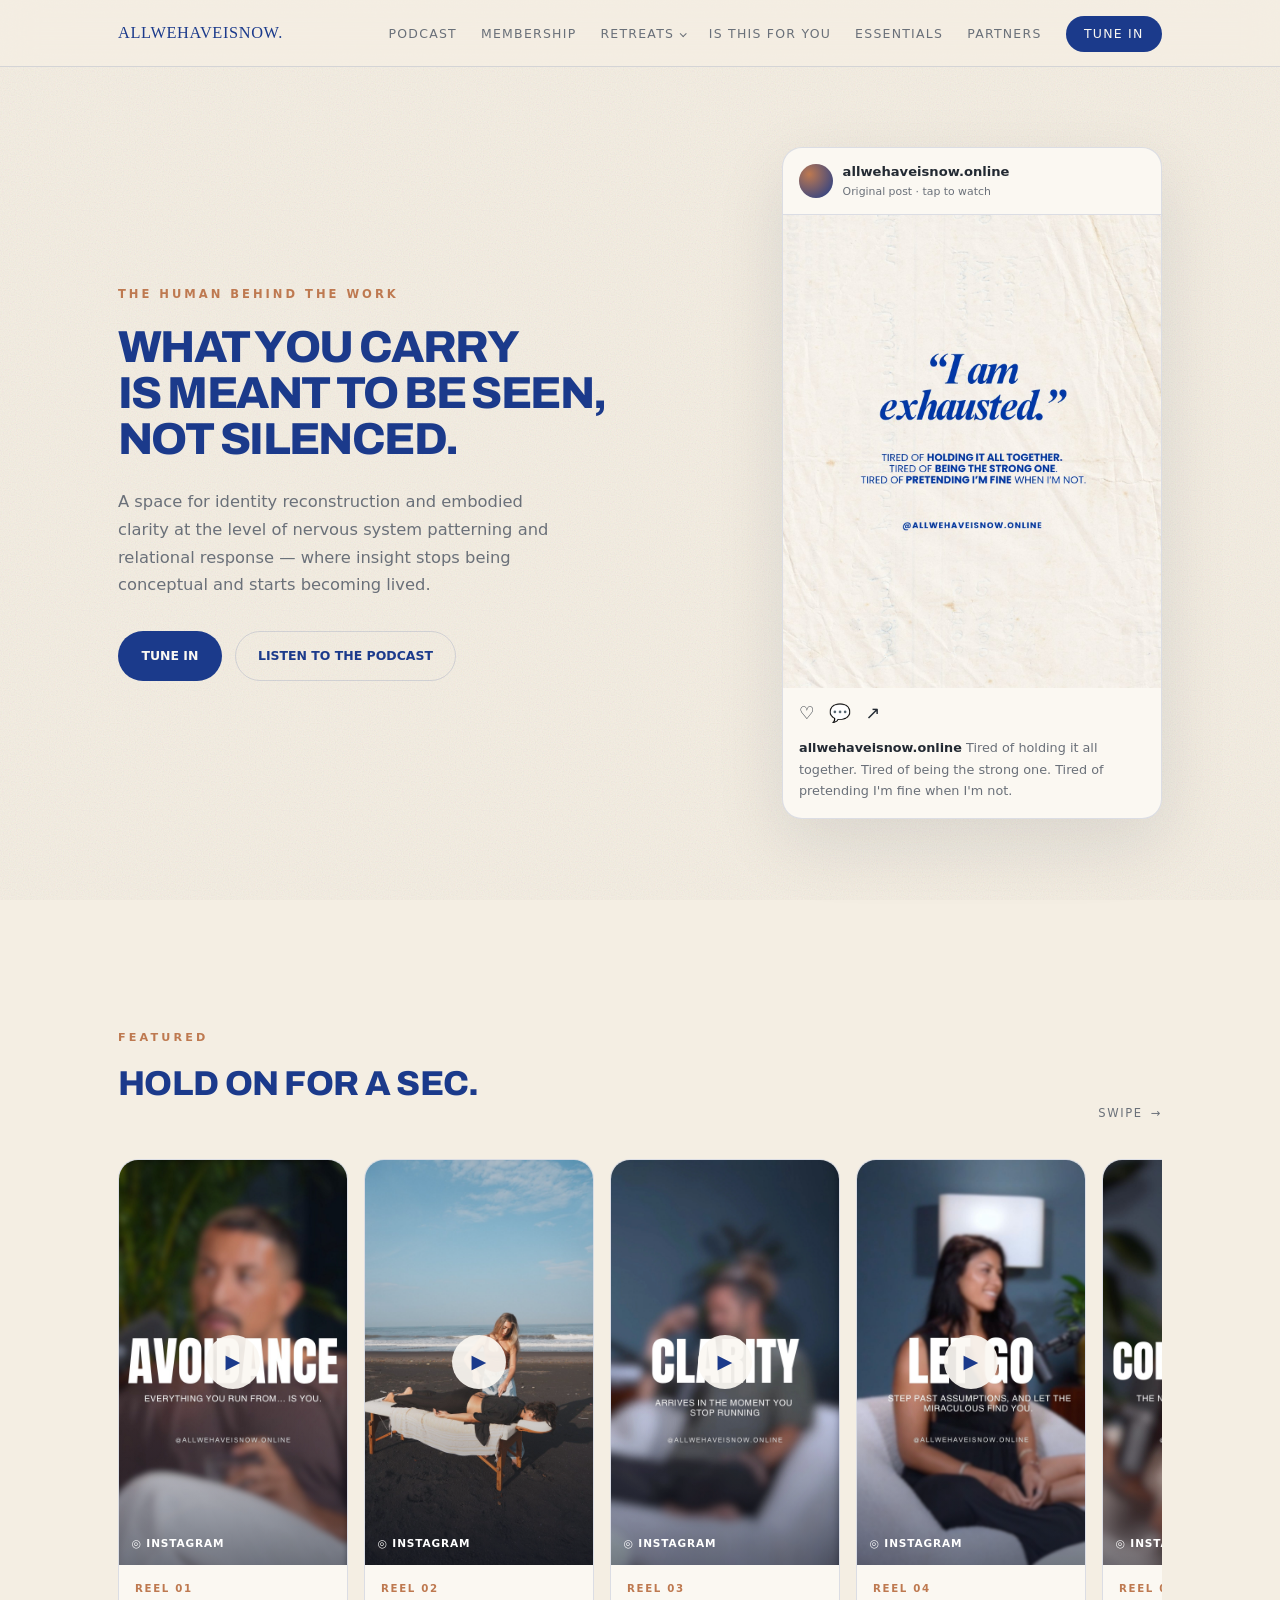
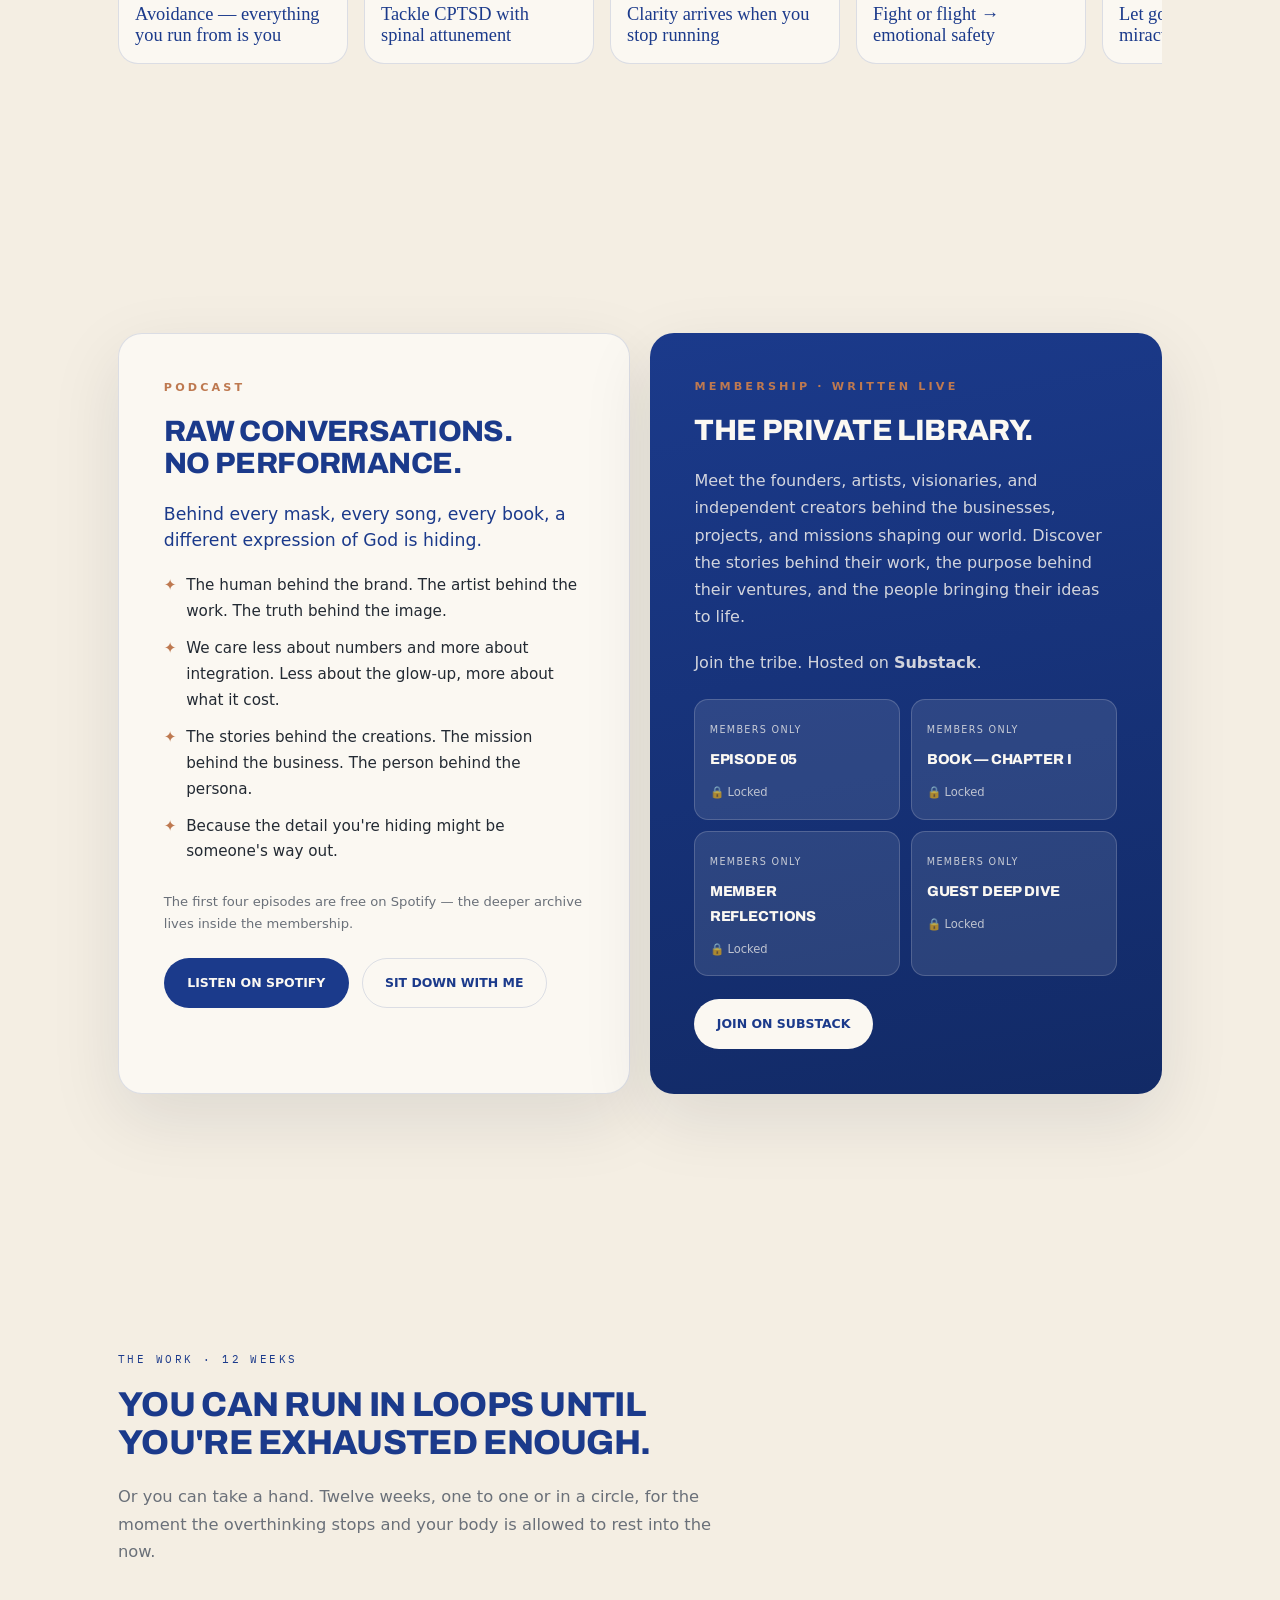
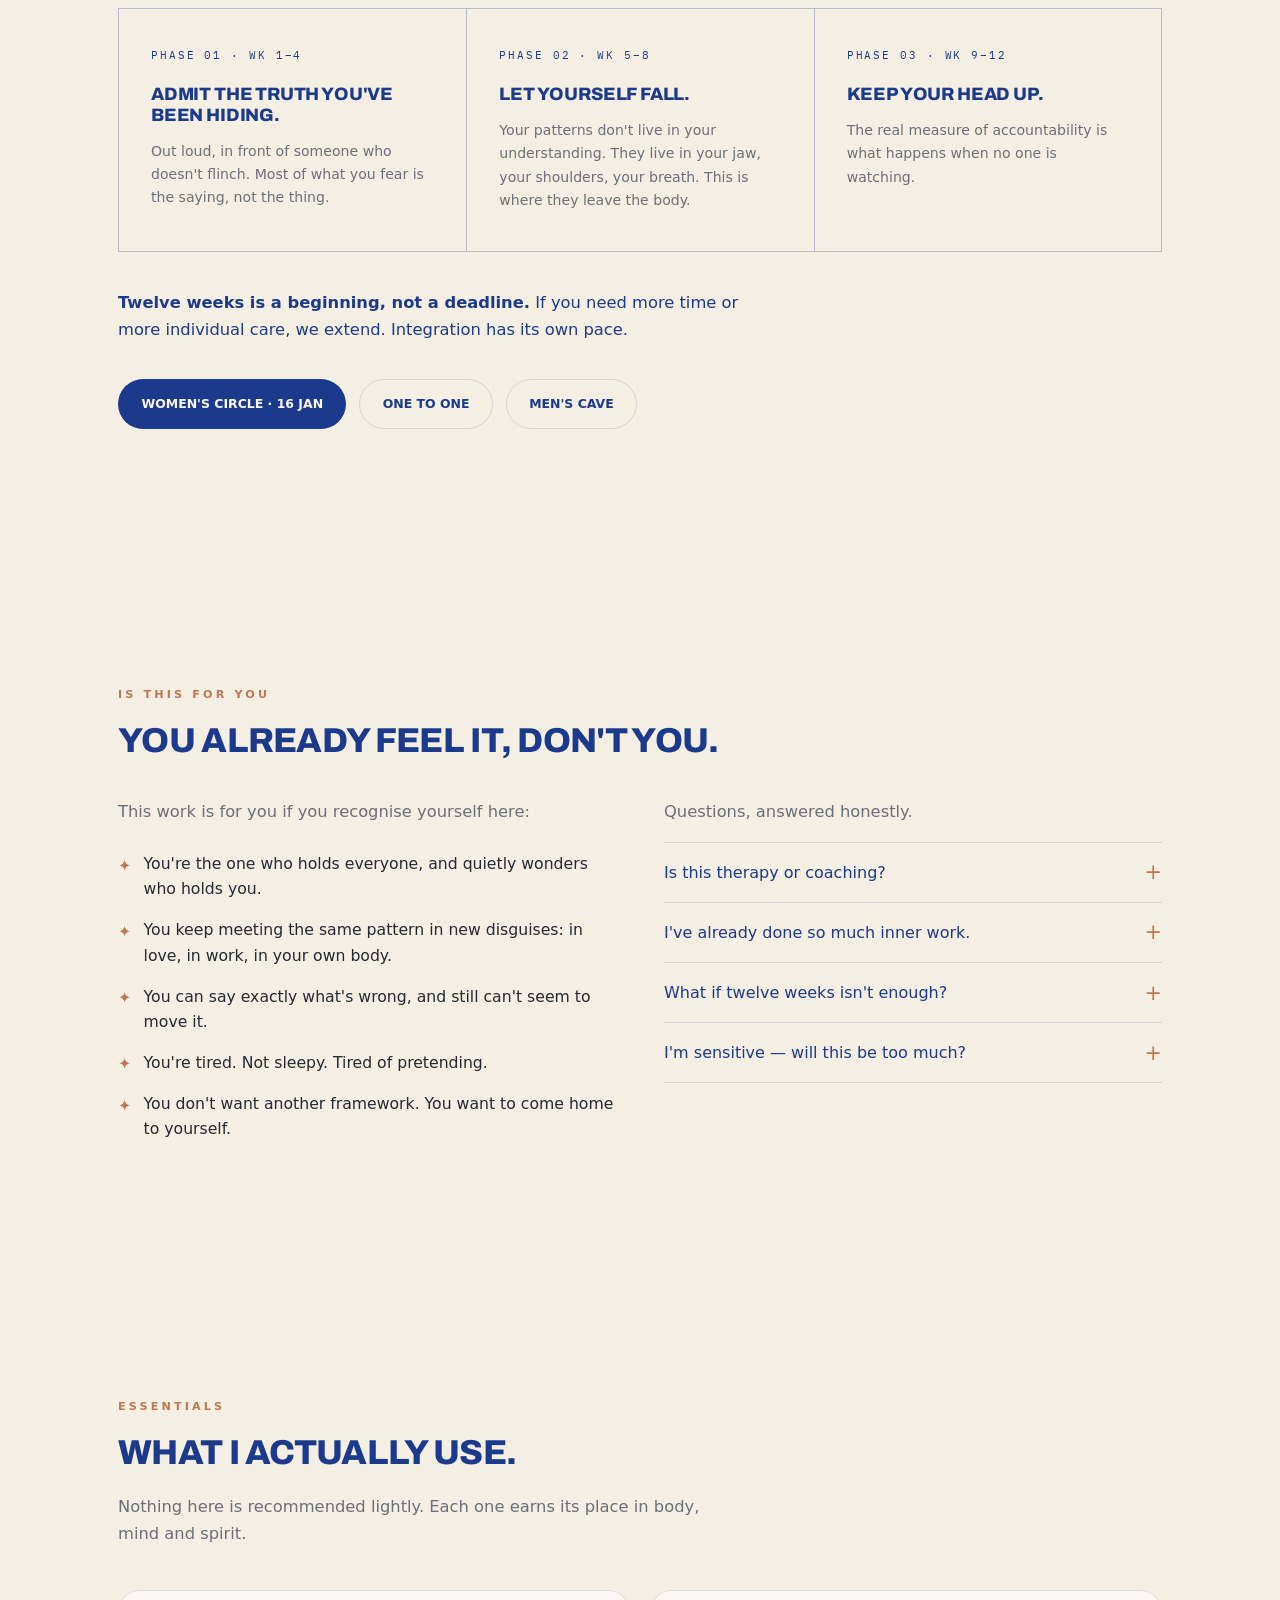
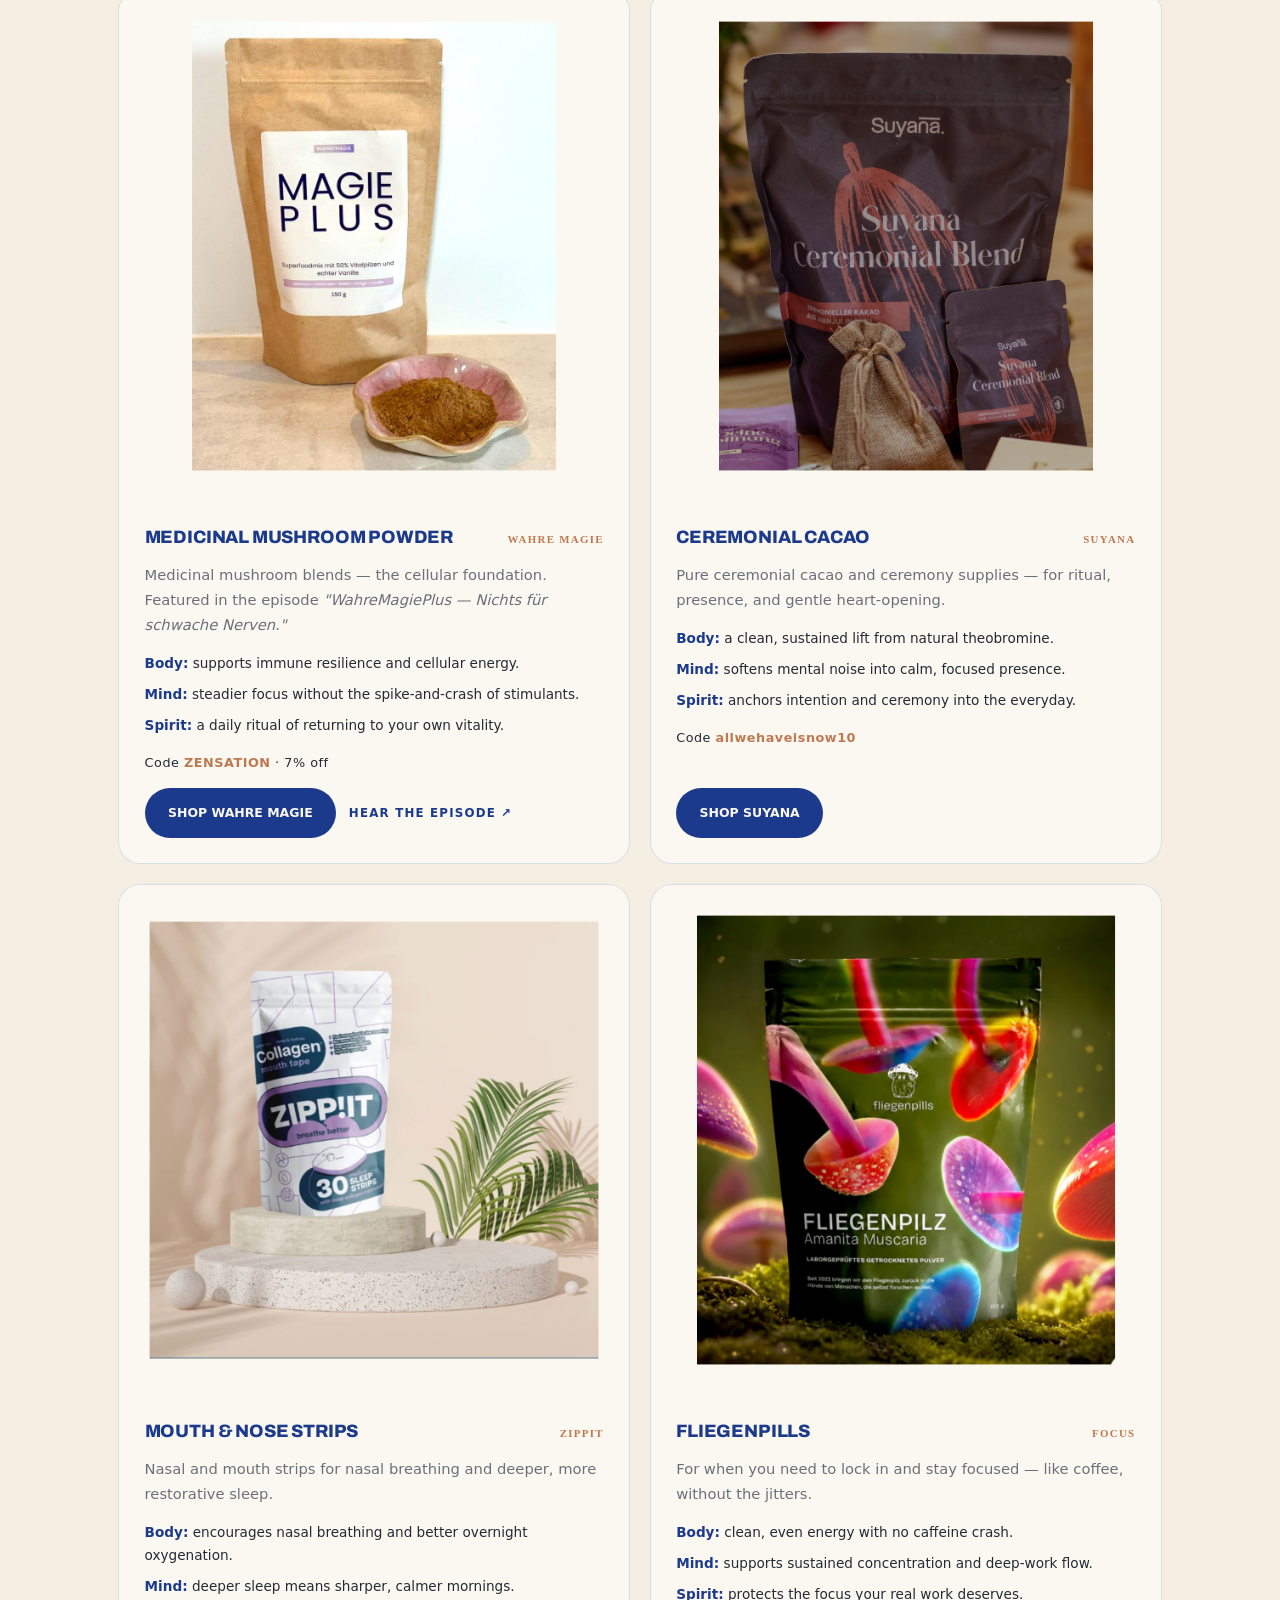
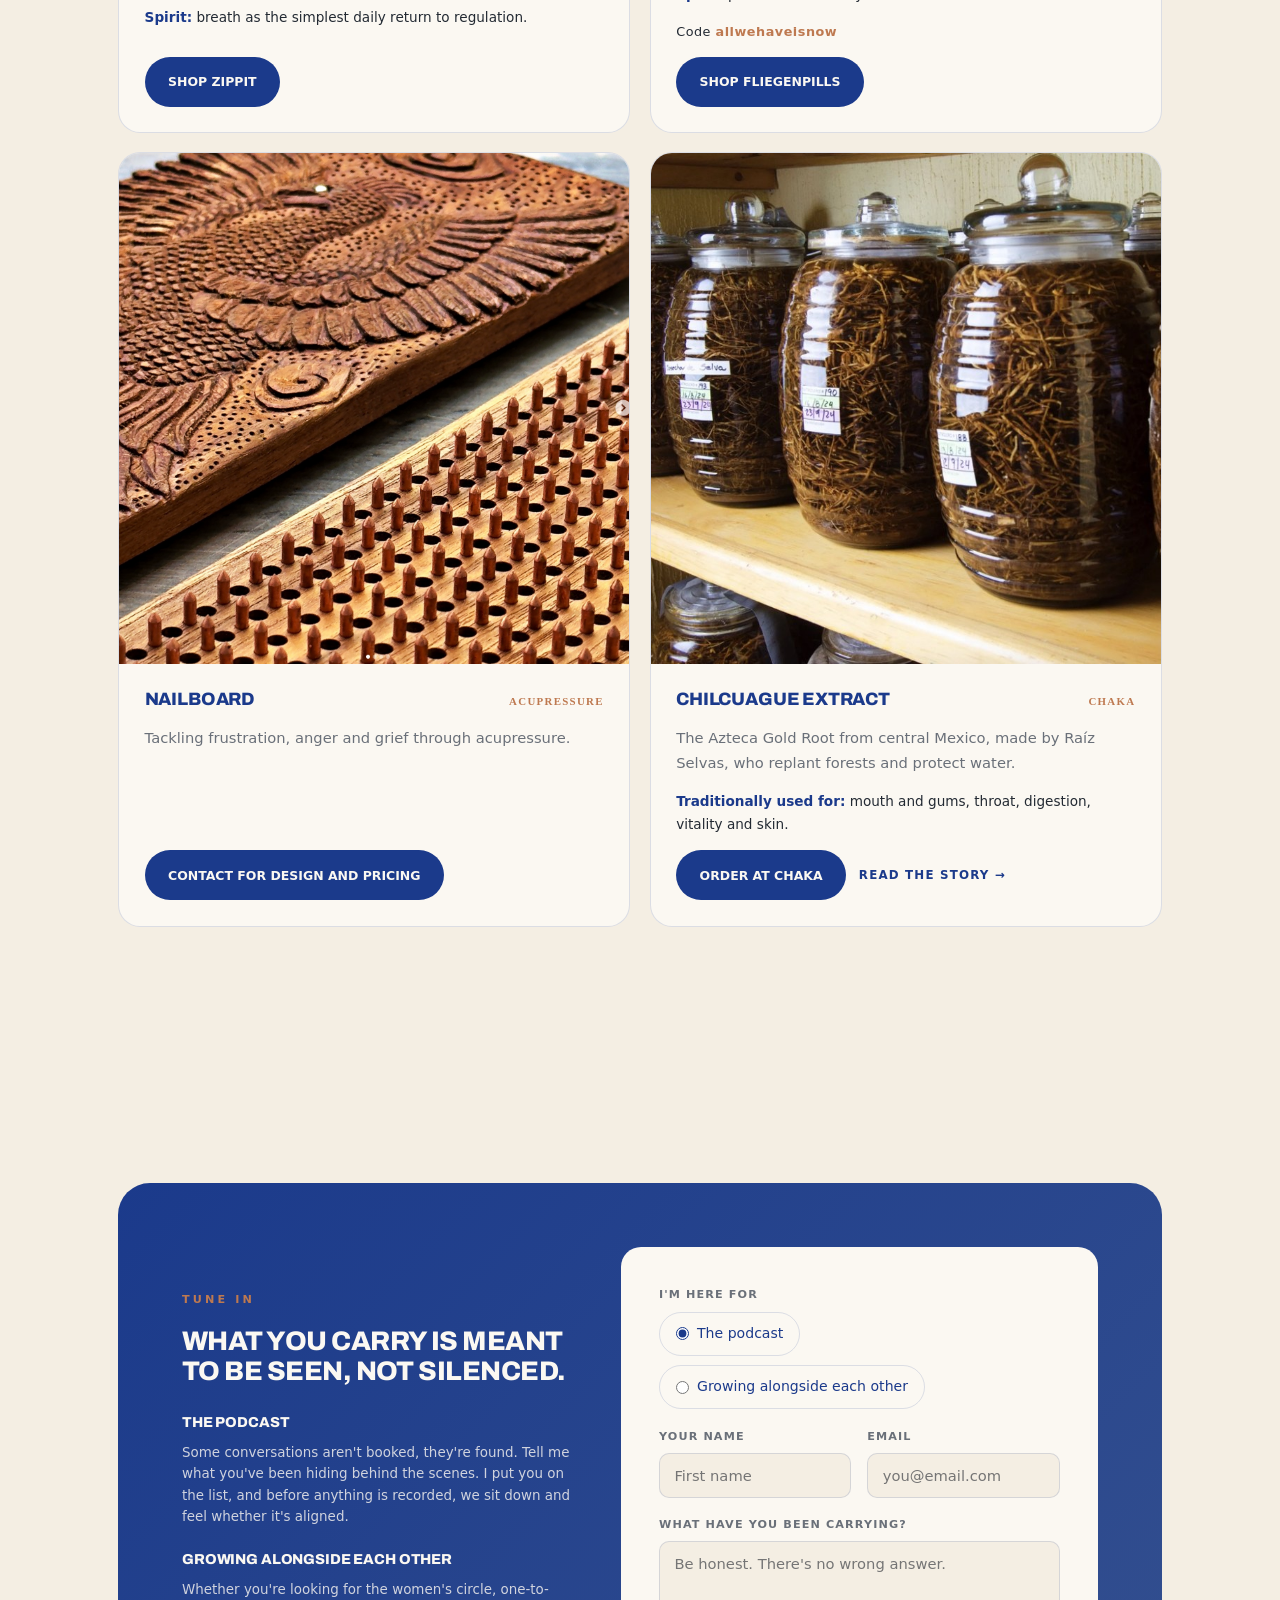
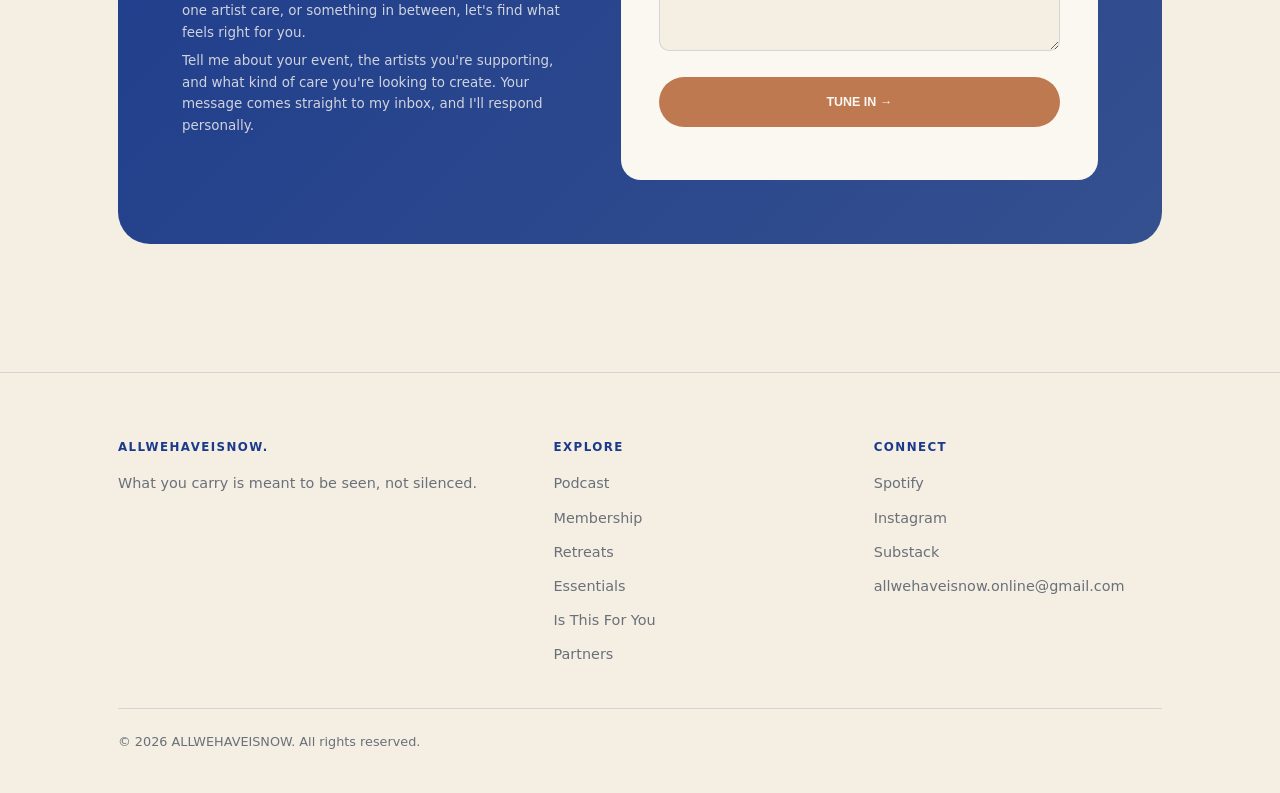
<file: index.html>
<!DOCTYPE html>
<html lang="en">
<head>
  <meta charset="UTF-8" />
  <meta name="viewport" content="width=device-width, initial-scale=1.0" />
  <title>ALLWEHAVEISNOW. — What You Carry Is Meant To Be Seen</title>
  <meta name="description" content="A space for identity reconstruction, embodied clarity, raw conversation, and the human behind the work. Podcast, membership, essentials, retreats." />



  <!-- EDIT FONTS HERE -->
  <style type="text/css">@font-face {font-family:Fraunces;font-style:normal;font-weight:400;src:url(/cf-fonts/v/fraunces/5.2.9/vietnamese/opsz/normal.woff2);unicode-range:U+0102-0103,U+0110-0111,U+0140,U+0149,U+0152-0153,U+0166-0167,U+0180,U+0183-0184,U+0188,U+0191-0192,U+0199-019B,U+019E-019F,U+01A0-01A1,U+01A2-01A3,U+01A4-01A5,U+01A6-01A7,U+01A8-01A9,U+01AC-01AD,U+01AE-01AF,U+01B0-01B4,U+01B5-01B6,U+01B7-01B8,U+0218-0219,U+021A-021B,U+021E-021F,U+0224-0225,U+0226-0227,U+0228-0229,U+022A-022B,U+022C-022D,U+0232-0233,U+0268-0289,U+02BB-02C1,U+0300-0301,U+0303-0304,U+0308-0309,U+0323,U+0329,U+1E00-1E99,U+1EA0-1EFF,U+20AB,U+20AD-20AE,U+20B8-20C0,U+2C60-2C7F,U+A722-A787,U+AB30-AB5A,U+AB5C-AB64,U+FB02-FB04}@font-face {font-family:Fraunces;font-style:italic;font-weight:400;src:url(/cf-fonts/v/fraunces/5.2.9/vietnamese/opsz/italic.woff2);unicode-range:U+0102-0103,U+0110-0111,U+0140,U+0149,U+0152-0153,U+0166-0167,U+0180,U+0183-0184,U+0188,U+0191-0192,U+0199-019B,U+019E-019F,U+01A0-01A1,U+01A2-01A3,U+01A4-01A5,U+01A6-01A7,U+01A8-01A9,U+01AC-01AD,U+01AE-01AF,U+01B0-01B4,U+01B5-01B6,U+01B7-01B8,U+0218-0219,U+021A-021B,U+021E-021F,U+0224-0225,U+0226-0227,U+0228-0229,U+022A-022B,U+022C-022D,U+0232-0233,U+0268-0289,U+02BB-02C1,U+0300-0301,U+0303-0304,U+0308-0309,U+0323,U+0329,U+1E00-1E99,U+1EA0-1EFF,U+20AB,U+20AD-20AE,U+20B8-20C0,U+2C60-2C7F,U+A722-A787,U+AB30-AB5A,U+AB5C-AB64,U+FB02-FB04}</style>
  <!-- Bold headline + label fonts (same as the retreats and men's pages) -->
  <link rel="preconnect" href="https://fonts.googleapis.com" />
  <link rel="preconnect" href="https://fonts.gstatic.com" crossorigin />
  <link href="https://fonts.googleapis.com/css2?family=Archivo:wght@400;500;600;800&family=IBM+Plex+Mono:wght@400;500&display=swap" rel="stylesheet" />

  <style>
    *, *::before, *::after { box-sizing: border-box; margin: 0; padding: 0; }

    :root {
      --paper: #F4EEE3;
      --paper-2: #FBF8F2;
      --ink: #1B3A8B;
      --ink-soft: #34508F;
      --clay: #BE7950;
      --text: #232A33;
      --muted: #6A7079;
      --line: rgba(27,58,139,0.14);
      --dark: #0E1422;
      --serif: 'Fraunces', Georgia, serif;
      --sans: 'Inter', system-ui, sans-serif;
      --bold: 'Archivo', Helvetica, Arial, sans-serif;
      --mono: 'IBM Plex Mono', ui-monospace, monospace;
      --max: 1140px;
      --shadow: 0 24px 70px rgba(20,28,45,0.10);
      --t: 0.45s cubic-bezier(0.2, 0.7, 0.2, 1);
    }

    html { scroll-behavior: smooth; }

    body {
      font-family: var(--sans);
      background: var(--paper);
      color: var(--text);
      line-height: 1.7;
      font-size: 16px;
      -webkit-font-smoothing: antialiased;
      overflow-x: hidden;
    }

    body::after {
      content: "";
      position: fixed; inset: 0; z-index: -1; pointer-events: none;
      background-image: url("data:image/svg+xml,%3Csvg xmlns='http://www.w3.org/2000/svg' width='200' height='200'%3E%3Cfilter id='n'%3E%3CfeTurbulence type='fractalNoise' baseFrequency='0.85' numOctaves='4' seed='2'/%3E%3C/filter%3E%3Crect width='100%' height='100%' filter='url(%23n)' opacity='0.25'/%3E%3C/svg%3E");
      mix-blend-mode: multiply; opacity: 0.5;
    }

    a { color: inherit; text-decoration: none; }
    img, video, iframe { max-width: 100%; display: block; }

    /* CENTERED WRAP with guaranteed side breathing room */
    .wrap { width: 100%; max-width: var(--max); margin: 0 auto; padding-left: clamp(1.25rem, 5vw, 3rem); padding-right: clamp(1.25rem, 5vw, 3rem); }
    .section { padding: clamp(4.5rem, 10vw, 9rem) 0; }

    .eyebrow { font-size: 0.7rem; letter-spacing: 0.28em; text-transform: uppercase; color: var(--clay); font-weight: 600; margin-bottom: 1.1rem; }

    /* Section headlines: bold capitals, like the retreats page */
    h2.title { font-family: var(--bold); font-size: clamp(1.6rem, 2.7vw, 2.35rem); line-height: 1.1; letter-spacing: -0.02em; font-weight: 800; text-transform: uppercase; color: var(--ink); margin-bottom: 1.3rem; }
    h2.title em { font-style: normal; }
    .lede { max-width: 620px; color: var(--muted); font-size: 1.02rem; }

    /* NAV */
    .nav { position: fixed; inset: 0 0 auto 0; z-index: 1000; background: rgba(244,238,227,0.82); backdrop-filter: blur(16px); border-bottom: 1px solid var(--line); }
    .nav-in { display: flex; align-items: center; justify-content: space-between; min-height: 66px; }
    .brand { font-family: var(--serif); font-weight: 500; letter-spacing: 0.04em; color: var(--ink); font-size: 1.02rem; }
    .nav-links { display: flex; gap: 1.5rem; list-style: none; align-items: center; }
    .nav-links a { font-size: 0.78rem; text-transform: uppercase; letter-spacing: 0.1em; color: var(--muted); transition: color var(--t); }
    .nav-links a:hover { color: var(--ink); }
    .nav-cta { padding: 0.65rem 1.15rem; background: var(--ink); color: var(--paper-2) !important; border-radius: 999px; }
    .nav-cta:hover { background: var(--ink-soft); }
    .burger { display: none; background: none; border: 0; font-size: 1.5rem; color: var(--ink); cursor: pointer; }
    .m-menu { display: none; position: fixed; inset: 66px 0 auto 0; z-index: 999; background: var(--paper); border-bottom: 1px solid var(--line); padding: 0.5rem 1.5rem 1.2rem; }
    .m-menu.open { display: block; }
    .m-menu a { display: block; padding: 1rem 0; border-bottom: 1px solid var(--line); text-transform: uppercase; letter-spacing: 0.1em; font-size: 0.82rem; color: var(--text); }

    /* NAV DROPDOWN — Retreats */
    .has-sub { position: relative; }
    .has-sub > a { display: inline-flex; align-items: center; gap: 0.35rem; }
    .has-sub > a::after { content: ""; width: 5px; height: 5px; border-right: 1px solid currentColor; border-bottom: 1px solid currentColor; transform: rotate(45deg) translateY(-1px); }
    .subnav { position: absolute; top: 100%; left: -1rem; min-width: 250px; background: var(--paper-2); border: 1px solid var(--line); border-radius: 20px; box-shadow: var(--shadow); padding: 0.5rem; list-style: none; opacity: 0; visibility: hidden; transform: translateY(6px); transition: all var(--t); }
    .has-sub:hover .subnav, .has-sub:focus-within .subnav { opacity: 1; visibility: visible; transform: translateY(0); }
    .subnav a { display: block; padding: 0.7rem 0.85rem; border-radius: 10px; font-size: 0.88rem; letter-spacing: 0; text-transform: none; color: var(--text); line-height: 1.35; }
    .subnav a:hover { background: rgba(27,58,139,0.06); color: var(--ink); }
    .subnav .meta { display: block; font-size: 0.68rem; letter-spacing: 0.14em; text-transform: uppercase; color: var(--clay); font-weight: 600; margin-top: 0.2rem; }
    .m-menu a.sub { padding-left: 1.2rem; color: var(--muted); font-size: 0.76rem; }

    /* HERO — centered, with left breathing space */
    .hero { min-height: 100svh; display: flex; align-items: center; padding: calc(66px + clamp(1.5rem,5vh,3rem)) 0 clamp(2rem,5vh,3.5rem); }
    .hero-in { display: grid; grid-template-columns: 1.05fr 0.95fr; gap: clamp(2rem,5vw,4.5rem); align-items: center; width: 100%; }
    .hero-kicker { font-size: 0.72rem; letter-spacing: 0.26em; text-transform: uppercase; color: var(--clay); font-weight: 600; margin-bottom: 1.3rem; }
    .hero h1 { font-family: var(--bold); font-style: normal; font-weight: 800; text-transform: uppercase; font-size: clamp(1.95rem, 3.5vw, 2.95rem); line-height: 1.02; letter-spacing: -0.035em; color: var(--ink); margin-bottom: 1.6rem; }
    .hero h1 em { font-style: italic; display: block; }
    .hero p.intro { max-width: 460px; color: var(--muted); font-size: 1.02rem; margin-bottom: 2rem; }
    .actions { display: flex; flex-wrap: wrap; gap: 0.8rem; }

    .btn { display: inline-flex; align-items: center; justify-content: center; gap: 0.5rem; min-height: 50px; padding: 0 1.4rem; border-radius: 999px; font-size: 0.78rem; text-transform: uppercase; font-weight: 600; border: 1px solid transparent; cursor: pointer; transition: all var(--t); }
    .btn-primary { background: var(--ink); color: var(--paper-2); }
    .btn-primary:hover { background: var(--ink-soft); transform: translateY(-2px); }
    .btn-ghost { border-color: var(--line); color: var(--ink); }
    .btn-ghost:hover { background: rgba(27,58,139,0.05); }
    .btn-light { border-color: rgba(251,248,242,0.35); color: var(--paper-2); }
    .btn-light:hover { background: rgba(251,248,242,0.08); }

    /* HERO: Instagram-style screenshot post (clickable) */
    .ig-post { max-width: 380px; margin-left: auto; background: var(--paper-2); border: 1px solid var(--line); border-radius: 20px; overflow: hidden; box-shadow: var(--shadow); transition: var(--t); cursor: pointer; }
    .ig-post:hover { transform: translateY(-4px); }
    .ig-top { display: flex; align-items: center; gap: 0.6rem; padding: 0.8rem 1rem; border-bottom: 1px solid var(--line); }
    .ig-avatar { width: 34px; height: 34px; border-radius: 50%; background: radial-gradient(circle at 30% 30%, var(--clay), var(--ink)); flex-shrink: 0; }
    .ig-handle { font-size: 0.82rem; font-weight: 600; color: var(--text); }
    .ig-sub { font-size: 0.68rem; color: var(--muted); }
    .ig-img { width: 100%; aspect-ratio: 4/5; object-fit: cover; background: var(--paper-2); }
    .ig-actions { display: flex; gap: 0.9rem; padding: 0.7rem 1rem 0.2rem; font-size: 1.1rem; color: var(--text); }
    .ig-cap { padding: 0.3rem 1rem 1rem; font-size: 0.8rem; color: var(--muted); }
    .ig-cap b { color: var(--text); }

    /* REELS */
    .reels-head { display: flex; flex-wrap: wrap; gap: 1.2rem; justify-content: space-between; align-items: end; margin-bottom: 2.2rem; }
    .swipe-cue { display: inline-flex; align-items: center; gap: 0.5rem; font-size: 0.72rem; letter-spacing: 0.14em; text-transform: uppercase; color: var(--muted); }
    .swipe-cue .arrow { animation: nudge 1.6s ease-in-out infinite; }
    @keyframes nudge { 0%,100% { transform: translateX(0); } 50% { transform: translateX(5px); } }
    .carousel { display: grid; grid-auto-flow: column; grid-auto-columns: minmax(230px, 270px); gap: 1rem; overflow-x: auto; scroll-snap-type: x mandatory; padding-bottom: 0.8rem; scrollbar-width: thin; }
    .carousel::-webkit-scrollbar { display: none; }
    .reel { scroll-snap-align: start; background: var(--paper-2); border: 1px solid var(--line); border-radius: 20px; overflow: hidden; display: flex; flex-direction: column; transition: var(--t); cursor: pointer; }
    .reel:hover { transform: translateY(-5px); box-shadow: var(--shadow); }
    .reel-media { aspect-ratio: 9/16; position: relative; overflow: hidden; background: #11203f; }
    .reel-media img { width: 100%; height: 100%; object-fit: cover; transition: transform var(--t); }
    .reel:hover .reel-media img { transform: scale(1.04); }
    .reel-media::after { content: ""; position: absolute; inset: 0; background: linear-gradient(to top, rgba(10,14,28,0.55) 0%, transparent 42%); }
    .reel-media .play { position: absolute; left: 50%; top: 50%; transform: translate(-50%,-50%); width: 54px; height: 54px; border-radius: 50%; background: rgba(251,248,242,0.92); display: grid; place-items: center; color: var(--ink); font-size: 1.2rem; }
    .reel-media .ig { position: absolute; left: 0.8rem; bottom: 0.75rem; z-index: 2; font-size: 0.66rem; letter-spacing: 0.08em; text-transform: uppercase; color: #fff; font-weight: 600; }
    .reel-body { padding: 0.95rem 1rem 1.1rem; display: flex; flex-direction: column; gap: 0.4rem; }
    .reel-tag { font-size: 0.64rem; letter-spacing: 0.16em; text-transform: uppercase; color: var(--clay); font-weight: 600; }
    .reel-title { font-family: var(--serif); font-size: 1.15rem; line-height: 1.12; color: var(--ink); }

    /* SPLIT PANELS */
    .split { display: grid; grid-template-columns: 1fr 1fr; gap: 1.2rem; }
    .panel { background: var(--paper-2); border: 1px solid var(--line); border-radius: 24px; padding: clamp(1.8rem,4.4vw,2.8rem); box-shadow: var(--shadow); }
    .panel.dark { background: linear-gradient(170deg, #1B3A8B, #122A66); color: var(--paper-2); border: none; }
    .panel.dark .eyebrow { color: var(--clay); }
    .panel h3.ptitle { font-family: var(--bold); font-weight: 800; text-transform: uppercase; font-size: clamp(1.4rem,2.3vw,1.85rem); line-height: 1.1; letter-spacing: -0.02em; color: var(--ink); margin-bottom: 1.3rem; }
    .panel.dark h3.ptitle { color: var(--paper-2); }
    .panel p { color: var(--muted); margin-bottom: 1.2rem; }
    .panel.dark p { color: rgba(251,248,242,0.82); }
    .panel p.godline { font-size: 1.08rem; line-height: 1.55; color: var(--ink); font-weight: 500; }
    .panel p.small { font-size: 0.82rem; margin: 0 0 1.4rem; }
    .plist { list-style: none; display: grid; gap: 0.7rem; margin: 1.2rem 0 1.6rem; }
    .plist li { position: relative; padding-left: 1.4rem; font-size: 0.95rem; }
    .plist li::before { content: "✦"; position: absolute; left: 0; color: var(--clay); }
    .lib { display: grid; grid-template-columns: repeat(2,1fr); gap: 0.7rem; margin: 1.4rem 0; }
    .lib-card { background: rgba(251,248,242,0.1); border: 1px solid rgba(251,248,242,0.18); border-radius: 14px; padding: 0.9rem; }
    .lib-card small { font-size: 0.6rem; letter-spacing: 0.14em; text-transform: uppercase; opacity: 0.75; }
    .lib-card strong { display: block; font-family: var(--bold); font-weight: 800; text-transform: uppercase; font-size: 0.9rem; letter-spacing: -0.01em; margin: 0.35rem 0; }
    .lib-card .lock { font-size: 0.72rem; opacity: 0.7; }

    /* 12-WEEK CONTAINER — light, outlined (matches preview) */
    .reset { background: transparent; color: var(--ink); padding: 0; }
    .reset .eyebrow { font-family: var(--mono); font-weight: 400; font-size: 0.7rem; letter-spacing: 0.22em; color: var(--ink); }
    .reset h2.title { color: var(--ink); max-width: 26ch; }
    .reset .lede { color: var(--muted); }
    .phases { display: grid; grid-template-columns: repeat(3,1fr); gap: 0; border: 1px solid rgba(27,58,139,0.28); margin-top: 2.6rem; }
    .phase { background: transparent; padding: 2.4rem 2rem; border-left: 1px solid rgba(27,58,139,0.28); }
    .phase:first-child { border-left: 0; }
    .phase .num { font-family: var(--mono); font-size: 0.66rem; letter-spacing: 0.18em; text-transform: uppercase; color: var(--ink); margin-bottom: 1.2rem; }
    .phase h4 { font-family: var(--bold); font-weight: 800; text-transform: uppercase; font-size: 1.12rem; line-height: 1.15; letter-spacing: -0.01em; color: var(--ink); margin-bottom: 0.9rem; }
    .phase p { font-size: 0.88rem; line-height: 1.65; color: var(--muted); }
    .extend { margin-top: 2.4rem; max-width: 640px; font-size: 1.02rem; line-height: 1.65; color: var(--ink); }
    .extend strong { color: var(--ink); font-weight: 700; }

    /* FAQ / IS THIS FOR YOU */
    .faq-grid { display: grid; grid-template-columns: 1fr 1fr; gap: 3rem; margin-top: 2.4rem; }
    .foryou { list-style: none; display: grid; gap: 1rem; }
    .foryou li { position: relative; padding-left: 1.6rem; font-size: 0.98rem; color: var(--text); line-height: 1.6; }
    .foryou li::before { content: "✦"; position: absolute; left: 0; top: 0.1rem; color: var(--clay); }
    .accordion { border-top: 1px solid var(--line); }
    .acc-item { border-bottom: 1px solid var(--line); }
    .acc-q { width: 100%; text-align: left; background: none; border: 0; cursor: pointer; padding: 1.1rem 0; font-family: var(--sans); font-size: 1rem; font-weight: 500; color: var(--ink); display: flex; align-items: center; justify-content: space-between; gap: 1rem; }
    .acc-q .sign { color: var(--clay); font-size: 1.3rem; transition: transform var(--t); flex-shrink: 0; }
    .acc-item.open .acc-q .sign { transform: rotate(45deg); }
    .acc-a { max-height: 0; overflow: hidden; transition: max-height var(--t); }
    .acc-a p { padding: 0 0 1.1rem; color: var(--muted); font-size: 0.92rem; }
    .acc-item.open .acc-a { max-height: 280px; }

    /* ESSENTIALS */
    .egrid { display: grid; grid-template-columns: repeat(2,1fr); gap: 1.2rem; }
    .ecard { background: var(--paper-2); border: 1px solid var(--line); border-radius: 22px; overflow: hidden; display: flex; flex-direction: column; }
    .ecard .pimg { width: 100%; aspect-ratio: 1/1; object-fit: cover; background: var(--paper-2); }
    .ecard .pbody { padding: 1.6rem; display: flex; flex-direction: column; gap: 0.9rem; flex: 1; }
    .ecard .ehead { display: flex; align-items: baseline; justify-content: space-between; gap: 1rem; }
    .ecard h3 { font-family: var(--bold); font-weight: 800; text-transform: uppercase; font-size: 1.12rem; line-height: 1.15; letter-spacing: -0.01em; color: var(--ink); }
    .ecard .brand { font-size: 0.68rem; letter-spacing: 0.12em; text-transform: uppercase; color: var(--clay); font-weight: 600; white-space: nowrap; }
    .ecard .pitch { font-size: 0.92rem; color: var(--muted); }
    .benefits { display: grid; gap: 0.5rem; }
    .benefits span { font-size: 0.85rem; color: var(--text); }
    .benefits span strong { color: var(--ink); }
    .ecard .code { font-size: 0.8rem; letter-spacing: 0.04em; color: var(--text); }
    .ecard .code b { color: var(--clay); }
    .ecard .erow { display: flex; align-items: center; gap: 0.8rem; margin-top: auto; flex-wrap: wrap; }
    .ecard .erow .reel-link { font-size: 0.74rem; letter-spacing: 0.1em; text-transform: uppercase; color: var(--ink); font-weight: 600; }

    /* TUNE IN / FORM */
    .apply-wrap { display: grid; grid-template-columns: 0.9fr 1.1fr; gap: 3rem; align-items: center; }
    .apply-intro h2 { color: var(--paper-2); font-size: clamp(1.35rem, 2.1vw, 1.8rem); margin-bottom: 0; }
    .paths { display: grid; gap: 1.2rem; margin-top: 1.5rem; }
    .path h3 { font-family: var(--bold); font-weight: 800; text-transform: uppercase; font-size: 0.9rem; letter-spacing: -0.01em; color: var(--paper-2); margin-bottom: 0.45rem; }
    .path p { font-size: 0.84rem; line-height: 1.6; color: rgba(251,248,242,0.8); }
    .form-card { background: var(--paper-2); border-radius: 20px; padding: clamp(1.6rem,4vw,2.4rem); }
    .form-row { display: grid; grid-template-columns: 1fr 1fr; gap: 1rem; }
    .fg { margin-bottom: 1.1rem; }
    .fg label, .fg legend { display: block; font-size: 0.7rem; letter-spacing: 0.1em; text-transform: uppercase; color: var(--muted); font-weight: 600; margin-bottom: 0.45rem; }
    .fg input, .fg textarea { width: 100%; background: var(--paper); border: 1px solid var(--line); border-radius: 10px; padding: 0.8rem 0.9rem; font-family: var(--sans); font-size: 0.92rem; color: var(--text); }
    .fg input:focus, .fg textarea:focus { border-color: var(--ink); }
    .fg textarea { resize: vertical; min-height: 110px; }
    fieldset.fg { border: 0; }
    .choices { display: flex; flex-wrap: wrap; gap: 0.6rem; }
    .fg .choice { display: inline-flex; align-items: center; gap: 0.5rem; min-height: 44px; padding: 0 1rem; border: 1px solid var(--line); border-radius: 999px; font-size: 0.88rem; color: var(--ink); cursor: pointer; text-transform: none !important; letter-spacing: 0 !important; font-weight: 500 !important; margin: 0 !important; }
    .choice input { width: auto; accent-color: var(--ink); }
    .form-card .btn { width: 100%; }

    /* CTA */
    .cta { background: linear-gradient(135deg, #1B3A8B, #34508F); color: var(--paper-2); border-radius: 32px; padding: clamp(2.4rem,5.5vw,4rem); }
    .cta h2.title { color: var(--paper-2); }

    /* FOOTER */
    footer { padding: 4rem 0 2.5rem; border-top: 1px solid var(--line); }
    .fgrid { display: grid; grid-template-columns: 1.4fr 1fr 1fr; gap: 2rem; margin-bottom: 2rem; }
    .ftitle { font-size: 0.74rem; letter-spacing: 0.12em; text-transform: uppercase; color: var(--ink); font-weight: 600; margin-bottom: 0.9rem; }
    .fcol a, .fcol p { display: block; font-size: 0.9rem; color: var(--muted); margin-bottom: 0.6rem; }
    .fcol a:hover { color: var(--ink); }
    .fbottom { padding-top: 1.4rem; border-top: 1px solid var(--line); font-size: 0.8rem; color: var(--muted); }

    .reveal { opacity: 0; transform: translateY(26px); transition: opacity 0.8s ease, transform 0.8s ease; }
    .reveal.in { opacity: 1; transform: none; }

    /* RESPONSIVE */
    @media (max-width: 980px) {
      .hero-in, .split, .fgrid, .faq-grid, .apply-wrap { grid-template-columns: 1fr; }
      .hero { min-height: auto; padding-top: calc(66px + 2.5rem); padding-bottom: 3rem; }
      .ig-post { margin: 0 auto; }
      .egrid, .phases { grid-template-columns: 1fr; }
      .phase { border-left: 0; border-top: 1px solid rgba(27,58,139,0.28); }
      .phase:first-child { border-top: 0; }
    }
    @media (max-width: 600px) {
      .nav-links { display: none; }
      .burger { display: block; }
      .carousel { grid-auto-columns: 78%; }
      .hero h1 { font-size: clamp(1.7rem, 7.4vw, 2.25rem); }
      .form-row { grid-template-columns: 1fr; }
    }
  </style>
</head>
<body>

  <!-- NAV -->
  <header class="nav">
    <div class="wrap nav-in">
      <a href="#top" class="brand">ALLWEHAVEISNOW.</a>
      <nav>
        <ul class="nav-links">
          <li><a href="#podcast">Podcast</a></li>
          <li><a href="#membership">Membership</a></li>
          <li class="has-sub"><a href="/retreats.html">Retreats</a>
            <ul class="subnav">
              <li><a href="/retreats-women.html">Women<span class="meta">Opens 16 January 2027</span></a></li>
              <li><a href="#reset">Individual<span class="meta">Open · One to one</span></a></li>
              <li><a href="/soon.html">Men<span class="meta">In preparation</span></a></li>
            </ul>
          </li>
          <li><a href="#foryou">Is This For You</a></li>
          <li><a href="#essentials">Essentials</a></li>
          <li><a href="/chaka.html">Partners</a></li>
          <li><a href="#apply" class="nav-cta">Tune in</a></li>
        </ul>
      </nav>
      <button class="burger" id="burger" aria-label="Menu">☰</button>
    </div>
    <div class="m-menu" id="mMenu">
      <a href="#podcast">Podcast</a>
      <a href="#membership">Membership</a>
      <a href="/retreats.html">Retreats</a>
      <a class="sub" href="/retreats-women.html">Women</a>
      <a class="sub" href="#reset">Individual</a>
      <a class="sub" href="/soon.html">Men</a>
      <a href="#foryou">Is This For You</a>
      <a href="#essentials">Essentials</a>
      <a href="/chaka.html">Partners</a>
      <a href="#apply">Tune in</a>
    </div>
  </header>

  <main id="top">

    <!-- HERO -->
    <section class="hero">
      <div class="wrap hero-in">
        <div class="reveal">
          <div class="hero-kicker">The human behind the work</div>
          <h1>What you carry<br />is meant to be seen,<br />not silenced.</h1>
          <p class="intro">A space for identity reconstruction and embodied clarity at the level of nervous system patterning and relational response — where insight stops being conceptual and starts becoming lived.</p>
          <div class="actions">
            <a href="#apply" class="btn btn-primary">Tune in</a>
            <a href="#podcast" class="btn btn-ghost">Listen to the podcast</a>
          </div>
        </div>

        <!-- Instagram-style post (click → opens the reel) -->
        <a class="ig-post reveal" href="https://www.instagram.com/p/DcaodaBoxRB/" target="_blank" rel="noopener">
          <div class="ig-top">
            <div class="ig-avatar"></div>
            <div>
              <div class="ig-handle">allwehaveisnow.online</div>
              <div class="ig-sub">Original post · tap to watch</div>
            </div>
          </div>
          <img class="ig-img" src="hero-post.jpg" alt="I am exhausted — tired of holding it all together, tired of being the strong one, tired of pretending I'm fine when I'm not" />
          <div class="ig-actions"><span>♡</span><span>💬</span><span>↗</span></div>
          <div class="ig-cap"><b>allwehaveisnow.online</b> Tired of holding it all together. Tired of being the strong one. Tired of pretending I'm fine when I'm not.</div>
        </a>
      </div>
    </section>

    <!-- REELS -->
    <section class="section" id="reels">
      <div class="wrap">
        <div class="reels-head reveal">
          <div>
            <div class="eyebrow">Featured</div>
            <h2 class="title">Hold on for a sec.</h2>
          </div>
          <span class="swipe-cue">Swipe <span class="arrow">→</span></span>
        </div>
        <div class="carousel reveal">
          <!-- Reel covers are now displayed in order -->
          <a class="reel" href="https://www.instagram.com/reel/DZ7thBIqGdb/" target="_blank" rel="noopener">
            <div class="reel-media"><img src="reel-cover-1.jpg" alt="Avoidance — everything you run from is you" onerror="this.style.display='none'" /><div class="play">▶</div><span class="ig">◎ Instagram</span></div>
            <div class="reel-body"><div class="reel-tag">Reel 01</div><div class="reel-title">Avoidance — everything you run from is you</div></div>
          </a>
          <a class="reel" href="https://www.instagram.com/reel/DeqY7i5hoRh/" target="_blank" rel="noopener">
            <div class="reel-media"><img src="reel-cover-cptsd.jpg" alt="Tackle CPTSD with spinal attunement" onerror="this.style.display='none'" /><div class="play">▶</div><span class="ig">◎ Instagram</span></div>
            <div class="reel-body"><div class="reel-tag">Reel 02</div><div class="reel-title">Tackle CPTSD with spinal attunement</div></div>
          </a>
          <a class="reel" href="https://www.instagram.com/reel/DNqNzNbM-R-/" target="_blank" rel="noopener">
            <div class="reel-media"><img src="reel-cover-3.JPG" alt="Clarity arrives in the moment you stop running" /><div class="play">▶</div><span class="ig">◎ Instagram</span></div>
            <div class="reel-body"><div class="reel-tag">Reel 03</div><div class="reel-title">Clarity arrives when you stop running</div></div>
          </a>
          <a class="reel" href="https://www.instagram.com/reel/DOS84S6DAy4/" target="_blank" rel="noopener">
            <div class="reel-media"><img src="reel-cover-4.JPEG" alt="From fight or flight into emotional safety" /><div class="play">▶</div><span class="ig">◎ Instagram</span></div>
            <div class="reel-body"><div class="reel-tag">Reel 04</div><div class="reel-title">Fight or flight → emotional safety</div></div>
          </a>
          <a class="reel" href="https://www.instagram.com/reel/DUN9xL3kpdW/" target="_blank" rel="noopener">
            <div class="reel-media"><img src="reel-cover-5.JPG" alt="Let go and let the miraculous find you" /><div class="play">▶</div><span class="ig">◎ Instagram</span></div>
            <div class="reel-body"><div class="reel-tag">Reel 05</div><div class="reel-title">Let go — let the miraculous find you</div></div>
          </a>
          <a class="reel" href="https://www.instagram.com/reel/DWS48ivEacg/" target="_blank" rel="noopener">
            <div class="reel-media"><img src="reel-cover-6.JPG" alt="Compassion — the neuroscience behind care" /><div class="play">▶</div><span class="ig">◎ Instagram</span></div>
            <div class="reel-body"><div class="reel-tag">Reel 06</div><div class="reel-title">Compassion — the neuroscience of care</div></div>
          </a>
        </div>
      </div>
    </section>

    <!-- PODCAST + MEMBERSHIP -->
    <section class="section" id="podcast">
      <div class="wrap split">
        <article class="panel reveal">
          <div class="eyebrow">Podcast</div>
          <h3 class="ptitle">Raw conversations.<br />No performance.</h3>
          <p class="godline">Behind every mask, every song, every book, a different expression of God is hiding.</p>
          <ul class="plist">
            <li>The human behind the brand. The artist behind the work. The truth behind the image.</li>
            <li>We care less about numbers and more about integration. Less about the glow-up, more about what it cost.</li>
            <li>The stories behind the creations. The mission behind the business. The person behind the persona.</li>
            <li>Because the detail you're hiding might be someone's way out.</li>
          </ul>
          <p class="small">The first four episodes are free on Spotify — the deeper archive lives inside the membership.</p>
          <div class="actions">
            <a href="https://open.spotify.com/show/0ENgiuuAo9DqAeSkaOcQGD" target="_blank" rel="noopener" class="btn btn-primary">Listen on Spotify</a>
            <a href="#apply" class="btn btn-ghost">Sit down with me</a>
          </div>
        </article>

        <article class="panel dark reveal" id="membership">
          <div class="eyebrow">Membership · written live</div>
          <h3 class="ptitle">The private library.</h3>
          <p>Meet the founders, artists, visionaries, and independent creators behind the businesses, projects, and missions shaping our world. Discover the stories behind their work, the purpose behind their ventures, and the people bringing their ideas to life.</p>
          <p>Join the tribe. Hosted on <strong>Substack</strong>.</p>
          <div class="lib">
            <div class="lib-card"><small>Members only</small><strong>Episode 05</strong><span class="lock">🔒 Locked</span></div>
            <div class="lib-card"><small>Members only</small><strong>Book — Chapter I</strong><span class="lock">🔒 Locked</span></div>
            <div class="lib-card"><small>Members only</small><strong>Member reflections</strong><span class="lock">🔒 Locked</span></div>
            <div class="lib-card"><small>Members only</small><strong>Guest deep dive</strong><span class="lock">🔒 Locked</span></div>
          </div>
          <a href="https://allwehaveisnow1.substack.com/?r=8mv2b8" target="_blank" rel="noopener" class="btn btn-ghost" style="background:var(--paper-2);color:var(--ink);border:none;">Join on Substack</a>
        </article>
      </div>
    </section>

    <!-- 12-WEEK CONTAINER -->
    <section class="section" id="reset">
      <div class="wrap">
        <div class="reset reveal">
          <div class="eyebrow">The Work · 12 Weeks</div>
          <h2 class="title">You can run in loops until you're exhausted enough.</h2>
          <p class="lede">Or you can take a hand. Twelve weeks, one to one or in a circle, for the moment the overthinking stops and your body is allowed to rest into the now.</p>
          <div class="phases">
            <div class="phase"><div class="num">Phase 01 · Wk 1–4</div><h4>Admit the truth you've been hiding.</h4><p>Out loud, in front of someone who doesn't flinch. Most of what you fear is the saying, not the thing.</p></div>
            <div class="phase"><div class="num">Phase 02 · Wk 5–8</div><h4>Let yourself fall.</h4><p>Your patterns don't live in your understanding. They live in your jaw, your shoulders, your breath. This is where they leave the body.</p></div>
            <div class="phase"><div class="num">Phase 03 · Wk 9–12</div><h4>Keep your head up.</h4><p>The real measure of accountability is what happens when no one is watching.</p></div>
          </div>
          <p class="extend"><strong>Twelve weeks is a beginning, not a deadline.</strong> If you need more time or more individual care, we extend. Integration has its own pace.</p>
          <div class="actions" style="margin-top:2.2rem;">
            <a href="/retreats-women.html" class="btn btn-primary">Women's circle · 16 Jan</a>
            <a href="#apply" class="btn btn-ghost">One to one</a>
            <a href="/soon.html" class="btn btn-ghost">Men's cave</a>
          </div>
        </div>
      </div>
    </section>

    <!-- IS THIS FOR YOU + FAQ -->
    <section class="section" id="foryou">
      <div class="wrap">
        <div class="reveal">
          <div class="eyebrow">Is this for you</div>
          <h2 class="title">You already feel it, don't you.</h2>
        </div>
        <div class="faq-grid">
          <div class="reveal">
            <p class="lede" style="margin-bottom:1.6rem;">This work is for you if you recognise yourself here:</p>
            <ul class="foryou">
              <li>You're the one who holds everyone, and quietly wonders who holds you.</li>
              <li>You keep meeting the same pattern in new disguises: in love, in work, in your own body.</li>
              <li>You can say exactly what's wrong, and still can't seem to move it.</li>
              <li>You're tired. Not sleepy. Tired of pretending.</li>
              <li>You don't want another framework. You want to come home to yourself.</li>
            </ul>
          </div>
          <div class="reveal">
            <p class="lede" style="margin-bottom:1rem;">Questions, answered honestly.</p>
            <div class="accordion" id="acc">
              <div class="acc-item"><button class="acc-q">Is this therapy or coaching? <span class="sign">+</span></button><div class="acc-a"><p>Neither, and both. It's inner work with the body included: honest conversation, somatic practice, and someone who stays.</p></div></div>
              <div class="acc-item"><button class="acc-q">I've already done so much inner work. <span class="sign">+</span></button><div class="acc-a"><p>Then you know insight isn't the missing piece. This is where it lands in the body.</p></div></div>
              <div class="acc-item"><button class="acc-q">What if twelve weeks isn't enough? <span class="sign">+</span></button><div class="acc-a"><p>Then we extend. Integration has its own pace.</p></div></div>
              <div class="acc-item"><button class="acc-q">I'm sensitive — will this be too much? <span class="sign">+</span></button><div class="acc-a"><p>Your sensitivity is the instrument, not the problem. We go at the pace your body allows.</p></div></div>
            </div>
          </div>
        </div>
      </div>
    </section>

    <!-- ESSENTIALS -->
    <section class="section" id="essentials">
      <div class="wrap">
        <div class="reveal">
          <div class="eyebrow">Essentials</div>
          <h2 class="title">What I actually use.</h2>
          <p class="lede">Nothing here is recommended lightly. Each one earns its place in body, mind and spirit.</p>
        </div>

        <div class="egrid" style="margin-top:2.6rem;">
          <!-- Product images live in assets/images/square/ -->
          <article class="ecard reveal">
            <img class="pimg" src="assets/images/square/wahremagie.png" alt="Wahre Magie medicinal mushroom powder" />
            <div class="pbody">
              <div class="ehead"><h3>Medicinal Mushroom Powder</h3><span class="brand">Wahre Magie</span></div>
              <p class="pitch">Medicinal mushroom blends — the cellular foundation. Featured in the episode <em>"WahreMagiePlus — Nichts für schwache Nerven."</em></p>
              <div class="benefits">
                <span><strong>Body:</strong> supports immune resilience and cellular energy.</span>
                <span><strong>Mind:</strong> steadier focus without the spike-and-crash of stimulants.</span>
                <span><strong>Spirit:</strong> a daily ritual of returning to your own vitality.</span>
              </div>
              <div class="code">Code <b>ZENSATION</b> · 7% off</div>
              <div class="erow">
                <a class="btn btn-primary" href="https://wahremagie.shop/products/magieplus?ref=wbfmebqf" target="_blank" rel="noopener">Shop Wahre Magie</a>
                <a class="reel-link" href="https://open.spotify.com/show/0ENgiuuAo9DqAeSkaOcQGD" target="_blank" rel="noopener">Hear the episode ↗</a>
              </div>
            </div>
          </article>

          <article class="ecard reveal">
            <img class="pimg" src="assets/images/square/suyana.png" alt="Suyana ceremonial cacao" />
            <div class="pbody">
              <div class="ehead"><h3>Ceremonial Cacao</h3><span class="brand">Suyana</span></div>
              <p class="pitch">Pure ceremonial cacao and ceremony supplies — for ritual, presence, and gentle heart-opening.</p>
              <div class="benefits">
                <span><strong>Body:</strong> a clean, sustained lift from natural theobromine.</span>
                <span><strong>Mind:</strong> softens mental noise into calm, focused presence.</span>
                <span><strong>Spirit:</strong> anchors intention and ceremony into the everyday.</span>
              </div>
              <div class="code">Code <b>allwehaveisnow10</b></div>
              <div class="erow"><a class="btn btn-primary" href="https://suyana.shop/?rfsn=8895244.94b6f5" target="_blank" rel="noopener">Shop Suyana</a></div>
            </div>
          </article>

          <article class="ecard reveal">
            <img class="pimg" src="assets/images/square/zippit.png" alt="Zippit mouth and nose strips" />
            <div class="pbody">
              <div class="ehead"><h3>Mouth &amp; Nose Strips</h3><span class="brand">Zippit</span></div>
              <p class="pitch">Nasal and mouth strips for nasal breathing and deeper, more restorative sleep.</p>
              <div class="benefits">
                <span><strong>Body:</strong> encourages nasal breathing and better overnight oxygenation.</span>
                <span><strong>Mind:</strong> deeper sleep means sharper, calmer mornings.</span>
                <span><strong>Spirit:</strong> breath as the simplest daily return to regulation.</span>
              </div>
              <div class="erow"><a class="btn btn-primary" href="https://zippit.nl?sca_ref=8867770.QmJ2LqZNuv3L&amp;sca_source=allwehaveisnow.online" target="_blank" rel="noopener">Shop Zippit</a></div>
            </div>
          </article>

          <article class="ecard reveal">
            <img class="pimg" src="assets/images/square/fliegenpills.png" alt="Fliegenpills focus support" />
            <div class="pbody">
              <div class="ehead"><h3>Fliegenpills</h3><span class="brand">Focus</span></div>
              <p class="pitch">For when you need to lock in and stay focused — like coffee, without the jitters.</p>
              <div class="benefits">
                <span><strong>Body:</strong> clean, even energy with no caffeine crash.</span>
                <span><strong>Mind:</strong> supports sustained concentration and deep-work flow.</span>
                <span><strong>Spirit:</strong> protects the focus your real work deserves.</span>
              </div>
              <div class="code">Code <b>allwehaveisnow</b></div>
              <div class="erow"><a class="btn btn-primary" href="https://fliegenpills.com/?ref=allwehaveisnow" target="_blank" rel="noopener">Shop Fliegenpills</a></div>
            </div>
          </article>

          <article class="ecard reveal">
            <img class="pimg" src="assets/images/square/nailboard.jpg" alt="Hand-carved wooden nailboard with copper nails" />
            <div class="pbody">
              <div class="ehead"><h3>Nailboard</h3><span class="brand">Acupressure</span></div>
              <p class="pitch">Tackling frustration, anger and grief through acupressure.</p>
              <div class="erow"><a class="btn btn-primary" href="mailto:allwehaveisnow.online@gmail.com?subject=Nailboard%20%E2%80%94%20design%20and%20pricing">Contact for design and pricing</a></div>
            </div>
          </article>
          <article class="ecard reveal">
            <img class="pimg" src="assets/images/chaka/chilcuague-roots.jpg" alt="Jars of Chilcuague roots soaking into extract" />
            <div class="pbody">
              <div class="ehead"><h3>Chilcuague Extract</h3><span class="brand">Chaka</span></div>
              <p class="pitch">The Azteca Gold Root from central Mexico, made by Raíz Selvas, who replant forests and protect water.</p>
              <div class="benefits">
                <span><strong>Traditionally used for:</strong> mouth and gums, throat, digestion, vitality and skin.</span>
              </div>
              <div class="erow">
                <a class="btn btn-primary" href="https://www.chakaworld.org/products?ref=ALLWEHAVEISNOW" target="_blank" rel="noopener">Order at Chaka</a>
                <a class="reel-link" href="/chaka.html">Read the story →</a>
              </div>
            </div>
          </article>
        </div>
      </div>
    </section>

    <!-- TUNE IN (connected to email) -->
    <section class="section" id="apply">
      <div class="wrap">
        <div class="cta reveal">
          <div class="apply-wrap">
            <div class="apply-intro">
              <div class="eyebrow" style="color:var(--clay);">Tune in</div>
              <h2 class="title">What you carry is meant to be seen, not silenced.</h2>
              <div class="paths">
                <div class="path">
                  <h3>The podcast</h3>
                  <p>Some conversations aren't booked, they're found. Tell me what you've been hiding behind the scenes. I put you on the list, and before anything is recorded, we sit down and feel whether it's aligned.</p>
                </div>
                <div class="path">
                  <h3>Growing alongside each other</h3>
                  <p>Whether you're looking for the women's circle, one-to-one artist care, or something in between, let's find what feels right for you.</p>
                  <p style="margin-top:0.45rem;">Tell me about your event, the artists you're supporting, and what kind of care you're looking to create. Your message comes straight to my inbox, and I'll respond personally.</p>
                </div>
              </div>
            </div>

            <!-- This form sends straight to allwehaveisnow.online@gmail.com -->
            <form class="form-card" id="applyForm" method="POST">
              <input type="hidden" name="_subject" value="Tune in — allwehaveisnow.online" />
              <fieldset class="fg">
                <legend>I'm here for</legend>
                <div class="choices">
                  <label class="choice"><input type="radio" name="Path" value="The podcast" checked /> The podcast</label>
                  <label class="choice"><input type="radio" name="Path" value="Growing alongside each other" /> Growing alongside each other</label>
                </div>
              </fieldset>
              <div class="form-row">
                <div class="fg"><label>Your name</label><input type="text" name="Name" placeholder="First name" required /></div>
                <div class="fg"><label>Email</label><input type="email" name="Email" placeholder="you@email.com" required /></div>
              </div>
              <div class="fg"><label>What have you been carrying?</label><textarea name="Message" placeholder="Be honest. There's no wrong answer." required></textarea></div>
              <button type="submit" class="btn btn-primary" style="background:var(--clay);">Tune in →</button>
              <p id="applyNote" style="font-size:0.85rem;color:var(--muted);margin-top:0.9rem;"></p>
            </form>
          </div>
        </div>
      </div>
    </section>

  </main>

  <!-- FOOTER -->
  <footer>
    <div class="wrap">
      <div class="fgrid">
        <div class="fcol">
          <div class="ftitle">ALLWEHAVEISNOW.</div>
          <p>What you carry is meant to be seen, not silenced.</p>
        </div>
        <div class="fcol">
          <div class="ftitle">Explore</div>
          <a href="#podcast">Podcast</a>
          <a href="#membership">Membership</a>
          <a href="/retreats.html">Retreats</a>
          <a href="#essentials">Essentials</a>
          <a href="#foryou">Is This For You</a>
          <a href="/chaka.html">Partners</a>
        </div>
        <div class="fcol">
          <div class="ftitle">Connect</div>
          <a href="https://open.spotify.com/show/0ENgiuuAo9DqAeSkaOcQGD" target="_blank" rel="noopener">Spotify</a>
          <a href="https://www.instagram.com/allwehaveisnow.online/" target="_blank" rel="noopener">Instagram</a>
          <a href="https://allwehaveisnow1.substack.com/?r=8mv2b8" target="_blank" rel="noopener">Substack</a>
          <a href="mailto:allwehaveisnow.online@gmail.com">allwehaveisnow.online@gmail.com</a>
        </div>
      </div>
      <div class="fbottom">© 2026 ALLWEHAVEISNOW. All rights reserved.</div>
    </div>
  </footer>

  <script>
    const burger = document.getElementById('burger');
    const mMenu = document.getElementById('mMenu');
    burger.addEventListener('click', () => mMenu.classList.toggle('open'));
    document.querySelectorAll('.m-menu a').forEach(a => a.addEventListener('click', () => mMenu.classList.remove('open')));

    // FAQ accordion
    document.querySelectorAll('.acc-q').forEach(q => q.addEventListener('click', () => q.parentElement.classList.toggle('open')));

    // Contact form -> email
    var EP = 'https://script.google.com/macros/s/AKfycbzYVPUh7x2uMgJusD2hO8Os_RIVfd_KKmqlvR_ZaN7V9C1bR8DwpqpTJsoRHOK_lRa4/exec';
    var applyForm = document.getElementById('applyForm');
    if (applyForm) {
      applyForm.addEventListener('submit', function(ev){
        ev.preventDefault();
        var btn = applyForm.querySelector('button[type="submit"]');
        var note = document.getElementById('applyNote');
        btn.disabled = true;
        btn.textContent = 'Sending…';
        fetch(EP, { method: 'POST', mode: 'no-cors', body: new FormData(applyForm) })
          .then(function(){
            applyForm.querySelectorAll('.form-row, .fg, button').forEach(function(el){ el.style.display = 'none'; });
            note.innerHTML = '<strong style="color:var(--ink)">Thank you.</strong> Your message is with me — I answer personally, usually within a day or two.';
          })
          .catch(function(){
            btn.disabled = false;
            btn.textContent = 'Tune in →';
            note.innerHTML = 'That did not go through. Please write to <a href="mailto:allwehaveisnow.online@gmail.com">allwehaveisnow.online@gmail.com</a>.';
          });
      });
    }

    // Reveal on scroll
    const obs = new IntersectionObserver(entries => {
      entries.forEach(e => { if (e.isIntersecting) { e.target.classList.add('in'); obs.unobserve(e.target); } });
    }, { threshold: 0.12 });
    document.querySelectorAll('.reveal').forEach(el => obs.observe(el));
  </script>
</body>
</html>
</file>
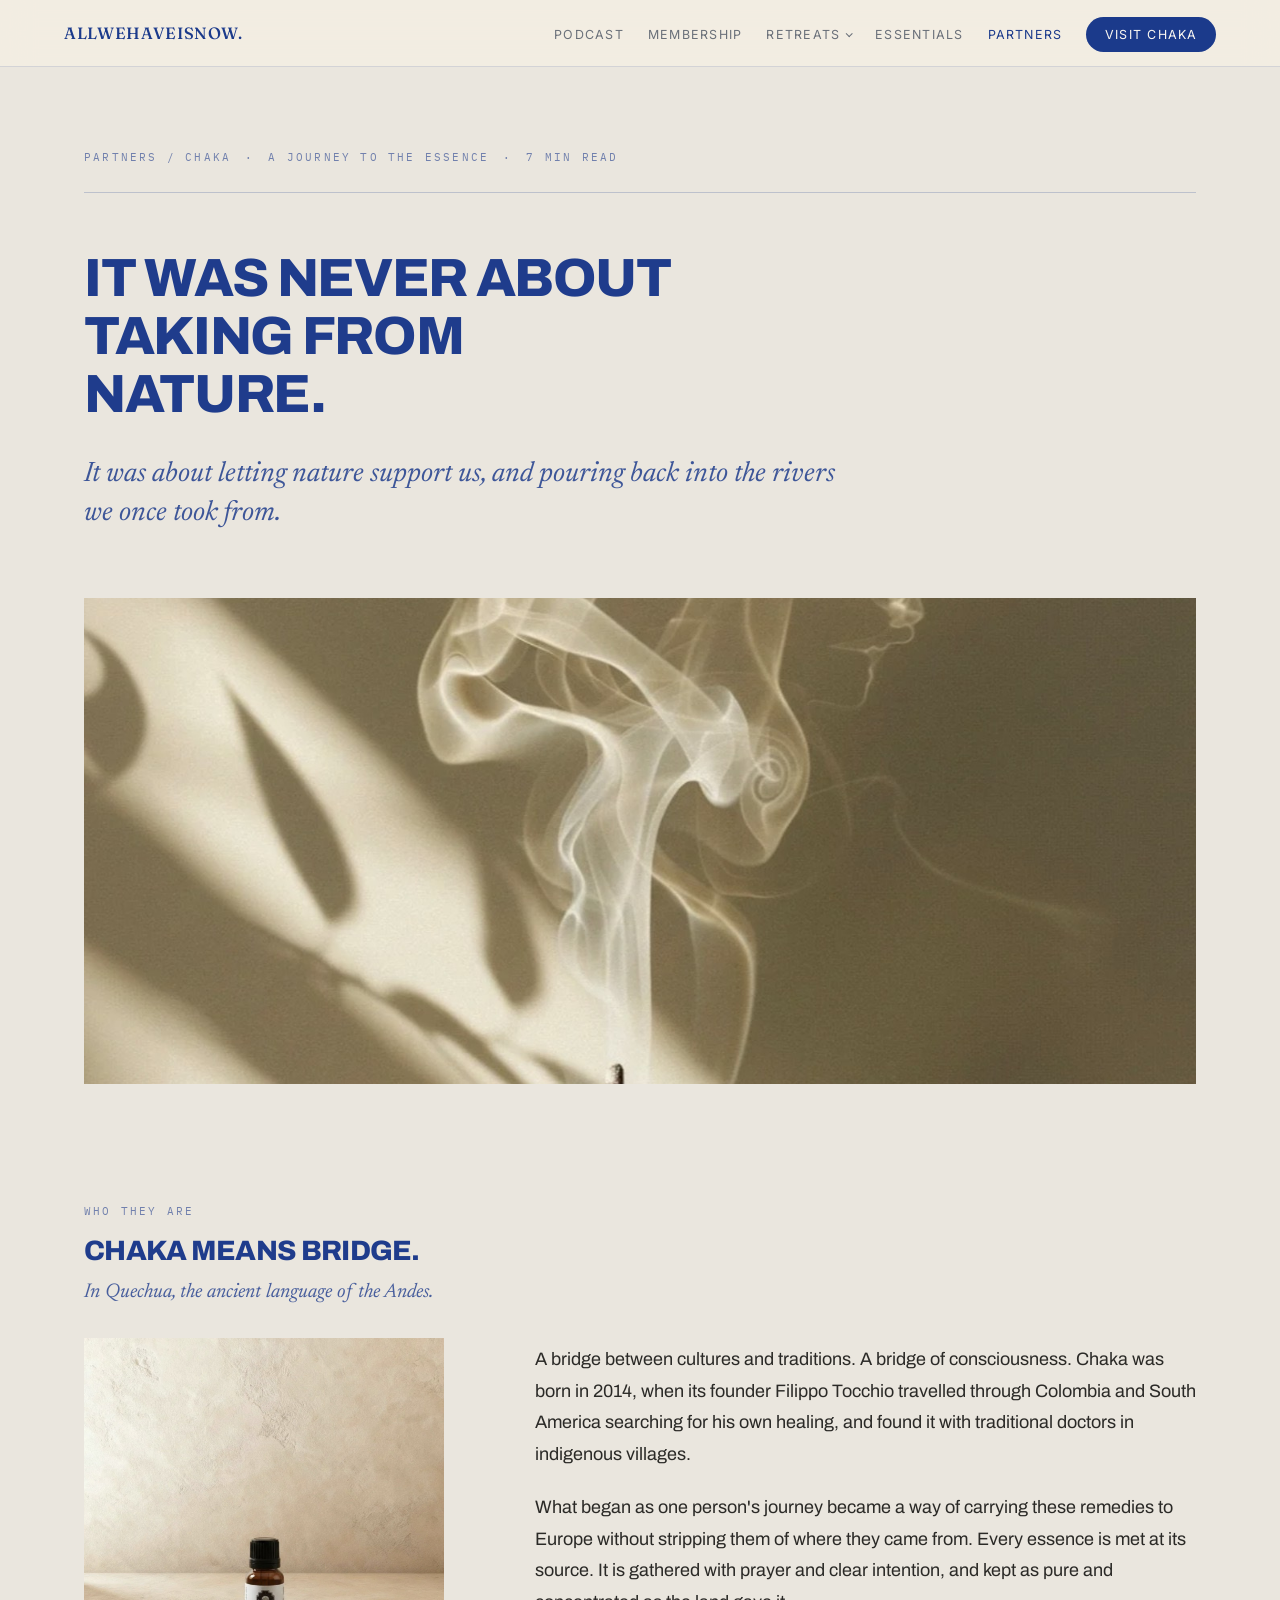
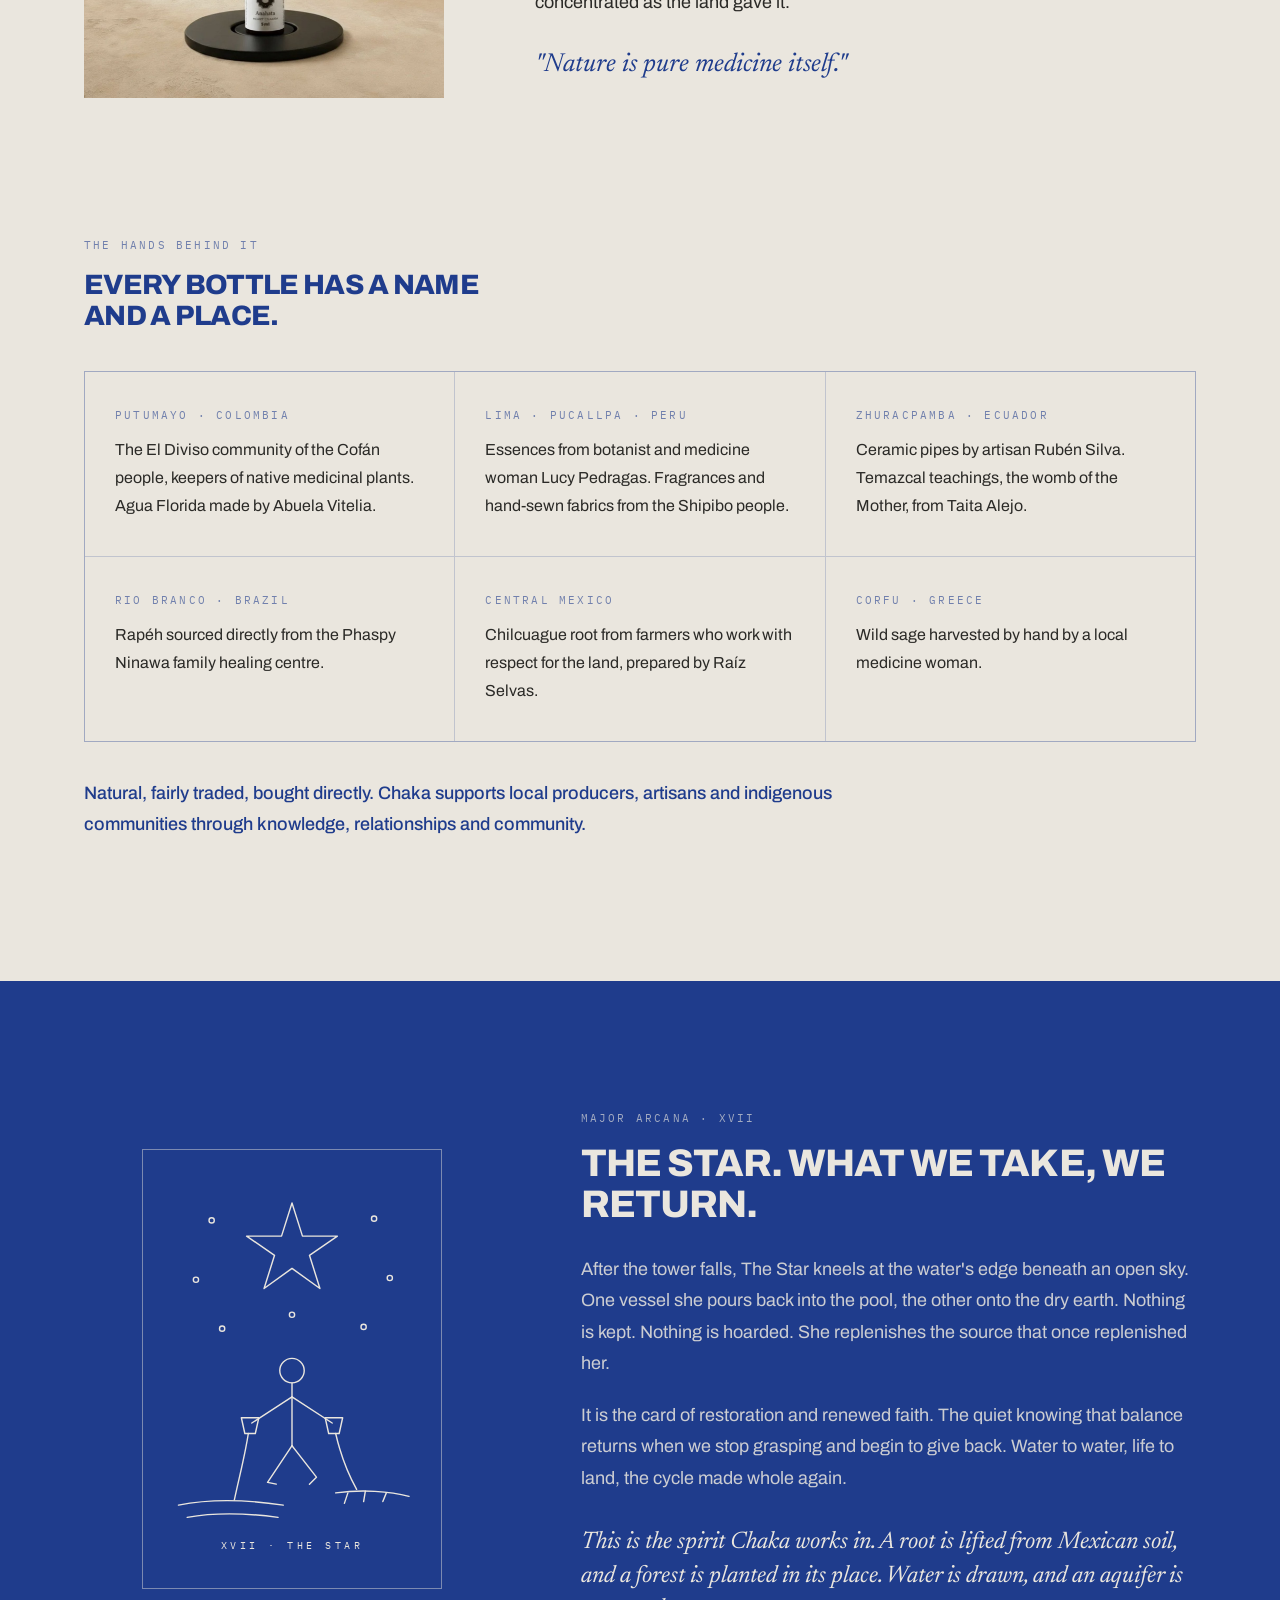
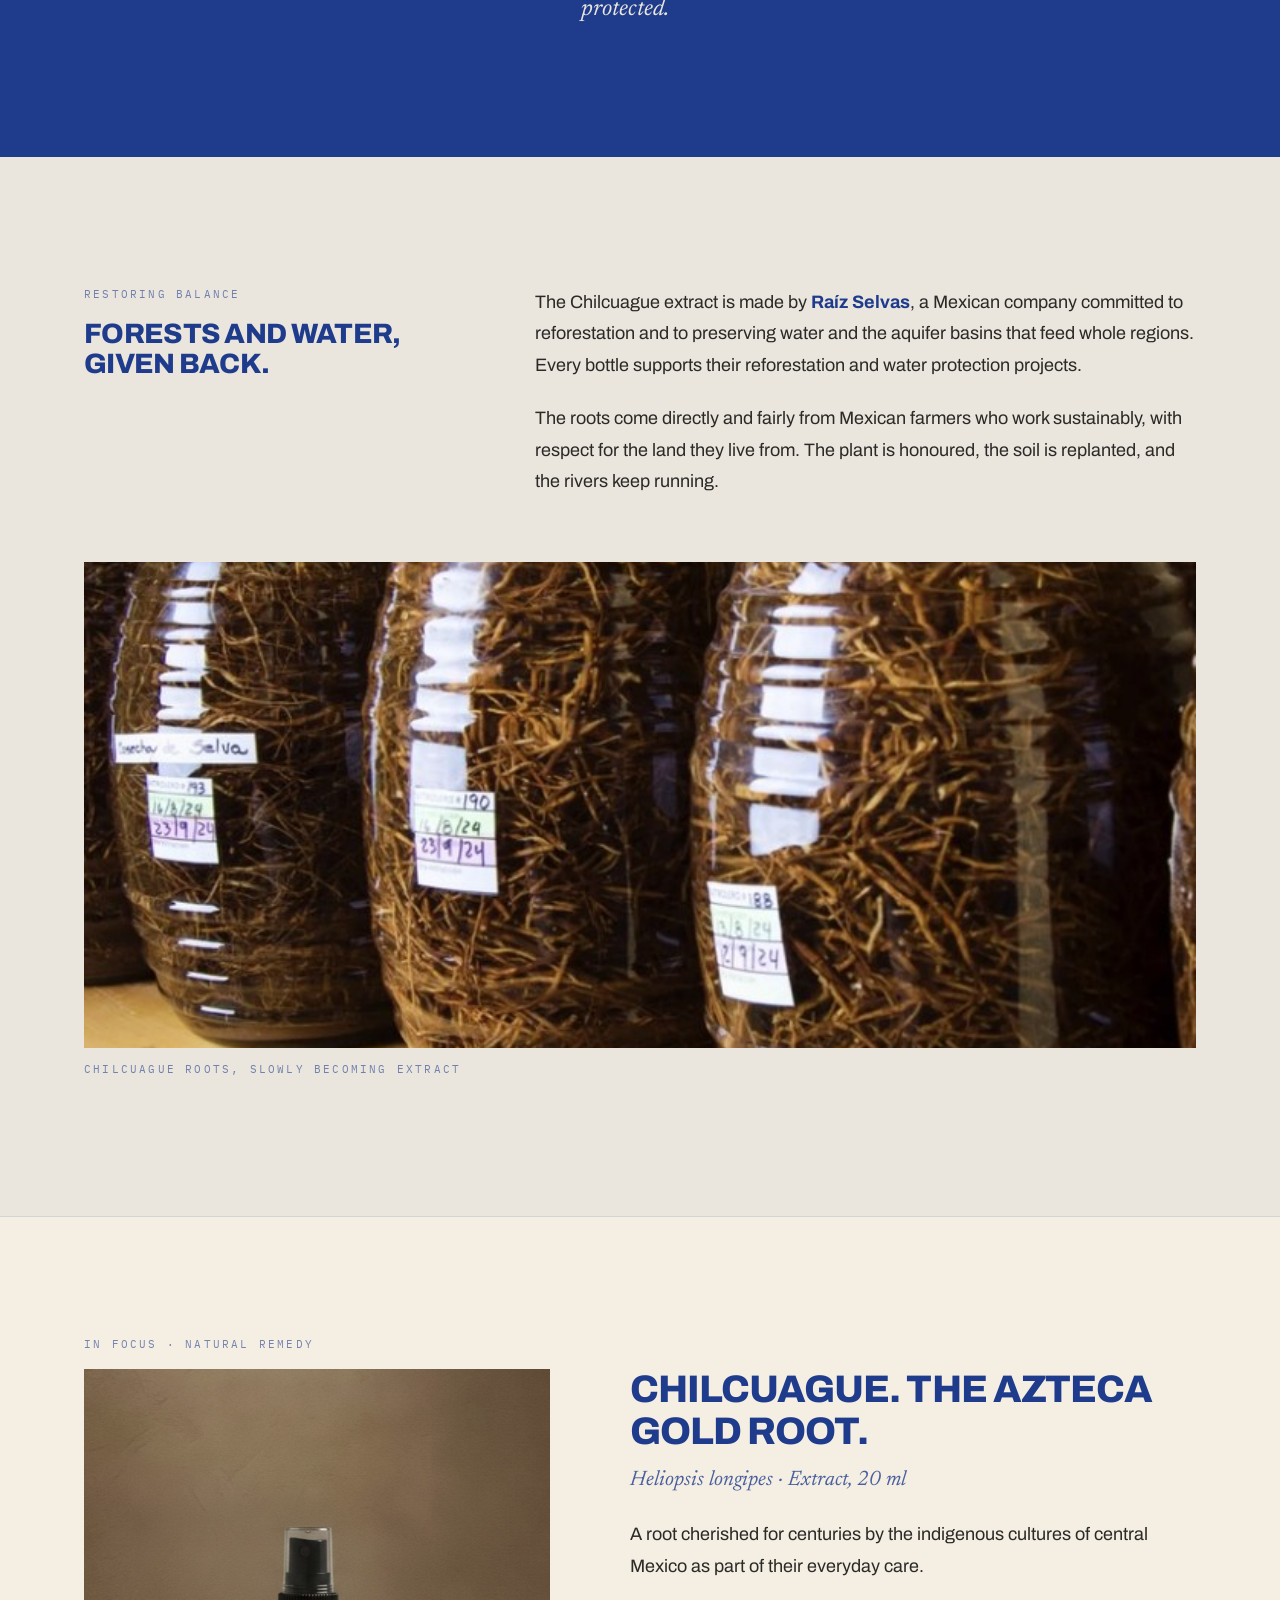
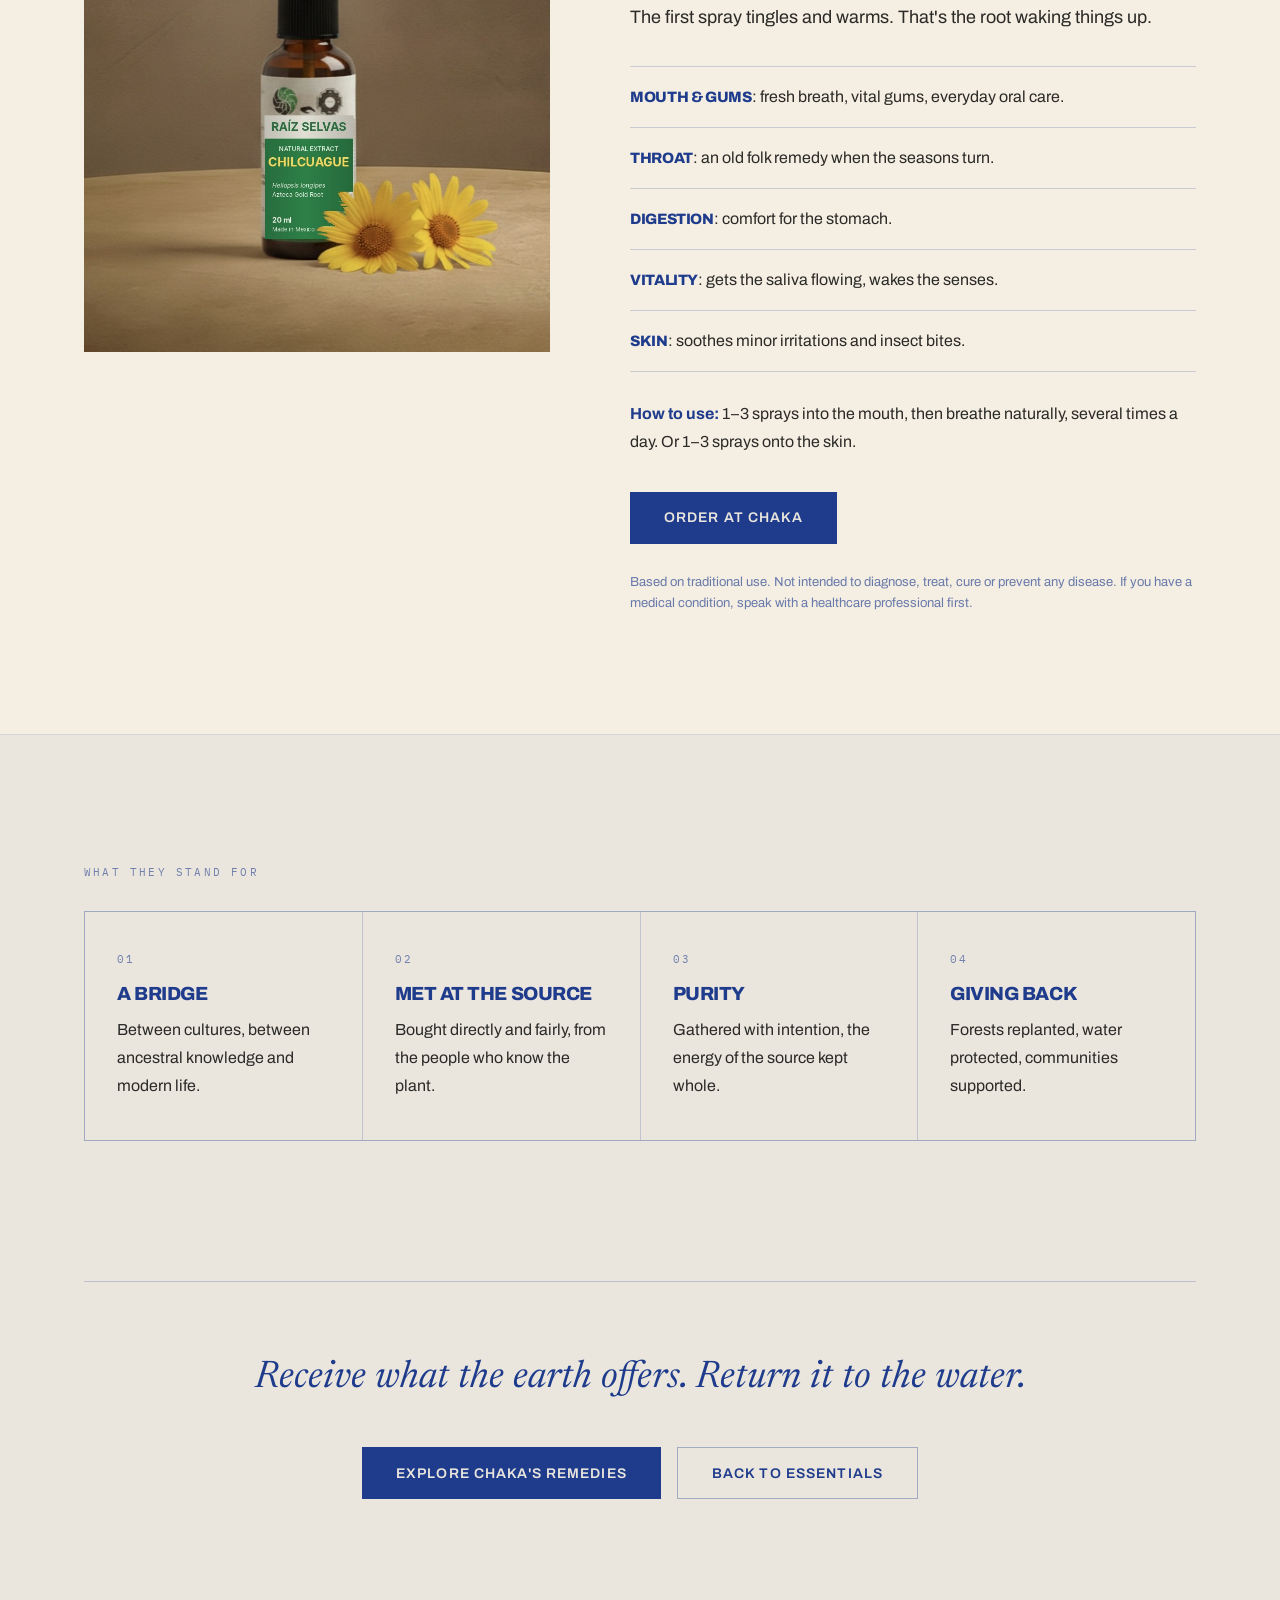
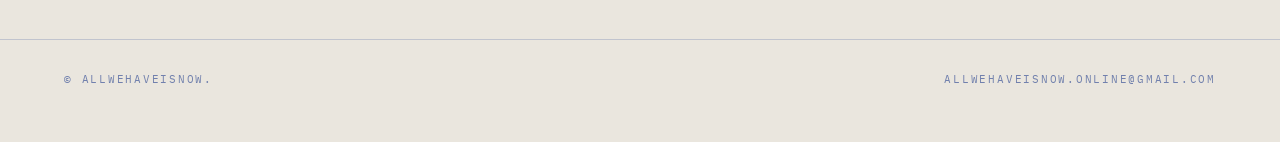
<file: chaka.html>
<!DOCTYPE html>
<html lang="en">
<head>
<meta charset="UTF-8" />
<meta name="viewport" content="width=device-width, initial-scale=1.0" />
<title>Partners: Chaka — A journey to the essence | ALLWEHAVEISNOW.</title>
<meta name="description" content="Chaka means bridge. Natural remedies met at their source, and Chilcuague from Raíz Selvas, who replant forests and protect water." />
<link rel="preconnect" href="https://fonts.googleapis.com" />
<link rel="preconnect" href="https://fonts.gstatic.com" crossorigin />
<link href="https://fonts.googleapis.com/css2?family=Archivo:wght@400;500;600;800&family=IBM+Plex+Mono:wght@400;500&family=Fraunces:opsz@9..144&family=Inter:wght@400;500&family=Newsreader:ital,opsz,wght@0,6..72,400;1,6..72,400&display=swap" rel="stylesheet" />
<style>
  *,*::before,*::after{box-sizing:border-box;margin:0;padding:0}
  a{text-decoration:none}
  img{display:block;max-width:100%}
/* NAV — homepage system (index.html) */
  .nav{position:fixed;inset:0 0 auto 0;z-index:1000;background:rgba(244,238,227,0.82);backdrop-filter:blur(16px);border-bottom:1px solid rgba(27,58,139,0.14)}
  .nav-in{max-width:1288px;margin:0 auto;padding:0 64px;min-height:66px;display:flex;align-items:center;justify-content:space-between;gap:24px;font-family:'Inter',system-ui,sans-serif}
  .brand{font-family:'Fraunces',Georgia,serif;font-weight:500;letter-spacing:0.04em;color:#1B3A8B;font-size:1.02rem;text-transform:none}
  .nav-links{display:flex;gap:1.5rem;list-style:none;align-items:center}
  .nav-links a{font-family:'Inter',system-ui,sans-serif;font-size:0.78rem;text-transform:uppercase;letter-spacing:0.1em;color:#6A7079;transition:color 0.45s cubic-bezier(0.2,0.7,0.2,1)}
  .nav-links a:hover,.nav-links a[aria-current]{color:#1B3A8B}
  .nav-cta{padding:0.65rem 1.15rem;background:#1B3A8B;color:#FBF8F2 !important;border-radius:999px;font-family:'Inter',system-ui,sans-serif !important;font-size:0.78rem !important;letter-spacing:0.1em !important}
  .nav-cta:hover{background:#34508F}

  .has-sub{position:relative}
  .has-sub>a{display:inline-flex;align-items:center;gap:0.35rem}
  .has-sub>a::after{content:"";width:5px;height:5px;border-right:1px solid currentColor;border-bottom:1px solid currentColor;transform:rotate(45deg) translateY(-1px)}
  .subnav{position:absolute;top:100%;left:-1rem;min-width:250px;background:#FBF8F2;border:1px solid rgba(27,58,139,0.14);border-radius:20px;box-shadow:0 24px 70px rgba(20,28,45,0.10);padding:0.5rem;list-style:none;opacity:0;visibility:hidden;transform:translateY(6px);transition:all 0.45s cubic-bezier(0.2,0.7,0.2,1)}
  .has-sub:hover .subnav,.has-sub:focus-within .subnav{opacity:1;visibility:visible;transform:translateY(0)}
  .subnav a{display:block;padding:0.7rem 0.85rem;border-radius:10px;font-family:'Inter',system-ui,sans-serif !important;font-size:0.88rem !important;letter-spacing:0 !important;text-transform:none !important;color:#232A33 !important;line-height:1.35}
  .subnav a:hover{background:rgba(27,58,139,0.06);color:#1B3A8B !important}
  .subnav .meta{display:block;font-family:'Inter',system-ui,sans-serif;font-size:0.68rem;letter-spacing:0.14em;text-transform:uppercase;color:#BE7950;font-weight:600;margin-top:0.2rem}
  .burger{display:none;background:none;border:0;font-size:22px;color:#1F3C8C;cursor:pointer;line-height:1}
  .mmenu{display:none;position:fixed;inset:66px 0 auto 0;z-index:999;background:#EAE6DE;border-bottom:1px solid rgba(31,60,140,0.18);padding:8px 28px 20px}
  .mmenu.open{display:block}
  .mmenu a{display:block;padding:16px 0;border-bottom:1px solid rgba(31,60,140,0.14);font-family:'IBM Plex Mono',monospace;font-size:12px;letter-spacing:0.16em;text-transform:uppercase;color:#1F3C8C}
  .mmenu a.sub{padding-left:18px;color:rgba(31,60,140,0.7)}

  
  .foot{border-top:1px solid rgba(31,60,140,0.2)}
  .foot-in{max-width:1288px;margin:0 auto;padding:32px 64px 56px;display:flex;flex-wrap:wrap;gap:16px;justify-content:space-between;font-family:'IBM Plex Mono',monospace;font-size:11px;letter-spacing:0.16em;text-transform:uppercase;color:rgba(31,60,140,0.6)}
  .foot-in a{color:inherit}

body{margin:0;background:#EAE6DE}
a{color:#1F3C8C}a:hover{color:#152858}
.mono{font-family:'IBM Plex Mono',ui-monospace,monospace;text-transform:uppercase;letter-spacing:0.2em;font-size:11px;color:rgba(31,60,140,0.6)}
.h{font-family:Archivo,Helvetica,sans-serif;font-weight:800;text-transform:uppercase;letter-spacing:-0.025em;line-height:1.08;color:#1F3C8C}
.p{font-family:Archivo,Helvetica,sans-serif;font-size:18px;line-height:1.75;color:#2B2A27}
.serif{font-family:Newsreader,Georgia,serif;font-style:italic}
.wrap{max-width:1160px;margin:0 auto;padding:0 24px;box-sizing:border-box}
.photo{background:#DCD5C8;display:flex;align-items:center;justify-content:center;text-align:center;padding:24px;box-sizing:border-box}
.btn{display:inline-flex;align-items:center;justify-content:center;min-height:52px;padding:0 34px;background:#1F3C8C;color:#EAE6DE;font-family:Archivo,sans-serif;font-size:14px;font-weight:600;letter-spacing:0.08em;text-transform:uppercase;text-decoration:none}
.btn:hover{background:#152858;color:#EAE6DE}
.row{display:flex;flex-wrap:wrap;gap:40px 80px;align-items:flex-start}
@media (max-width:860px){.navlinks{display:none}}

  .who-text{padding-top:140px}
  @media (max-width:900px){ .who-text{padding-top:0} }
  @media (max-width:980px){
    .nav-in{padding:0 1.5rem} .nav-links{display:none} .burger{display:block}
    #top{padding-top:110px !important}
    section{padding-top:72px;}
    .foot-in{padding:28px 24px 44px}
  }
</style>
</head>
<body>

<nav class="nav">
  <div class="nav-in">
    <a class="brand" href="/">ALLWEHAVEISNOW.</a>
    <ul class="nav-links">
      <li><a href="https://www.allwehaveisnow.online/#podcast">Podcast</a></li>
      <li><a href="https://www.allwehaveisnow.online/#membership">Membership</a></li>
      <li class="has-sub"><a href="/retreats.html">Retreats</a>
        <ul class="subnav">
          <li><a href="/retreats-women.html">Women<span class="meta">Opens 16 January 2027</span></a></li>
          <li><a href="https://www.allwehaveisnow.online/#reset">Individual<span class="meta">Open · One to one</span></a></li>
          <li><a href="/soon.html">Men<span class="meta">In preparation</span></a></li>
        </ul>
      </li>
      <li><a href="https://www.allwehaveisnow.online/#essentials">Essentials</a></li>
      <li><a href="/chaka.html" aria-current="page">Partners</a></li>
      <li><a class="nav-cta" href="https://www.chakaworld.org/products?ref=ALLWEHAVEISNOW" target="_blank" rel="noopener">Visit Chaka</a></li>
    </ul>
    <button class="burger" id="burger" aria-label="Menu">☰</button>
  </div>
</nav>
<div class="mmenu" id="mmenu">
  <a href="https://www.allwehaveisnow.online/#podcast">Podcast</a>
  <a href="https://www.allwehaveisnow.online/#membership">Membership</a>
  <a href="/retreats.html">Retreats</a>
  <a class="sub" href="/retreats-women.html">Women</a>
  <a class="sub" href="https://www.allwehaveisnow.online/#reset">Individual</a>
  <a class="sub" href="/soon.html">Men</a>
  <a href="https://www.allwehaveisnow.online/#essentials">Essentials</a>
  <a href="/chaka.html">Partners</a>
  <a href="https://www.chakaworld.org/products?ref=ALLWEHAVEISNOW" target="_blank" rel="noopener">Visit Chaka</a>
</div>


<main style="background:#EAE6DE;color:#1F3C8C;font-family:Archivo,Helvetica,sans-serif;">


<section id="top" class="wrap" style="padding-top: 150px; padding-bottom: 120px">
<div class="mono" style="display: flex; flex-wrap: wrap; gap: 14px; padding-bottom: 28px; border-bottom: 1px solid rgba(31,60,140,0.22); margin-bottom: 56px">
<span>Partners / Chaka</span><span>·</span><span>A journey to the essence</span><span>·</span><span>7 min read</span>
</div>
<h1 class="h" style="margin: 0; max-width: 18ch; font-size: clamp(36px, 4.2vw, 56px)">It was never about taking from nature.</h1>
<p class="serif" style="margin: 32px 0 0; max-width: 760px; font-size: clamp(22px, 2.2vw, 28px); line-height: 1.4; color: rgba(31,60,140,0.85)">It was about letting nature support us, and pouring back into the rivers we once took from.</p>
<img src="assets/images/chaka/chaka-incense.jpg" alt="Incense smoke rising in soft light with leaf shadows on the wall" style="display: block; margin-top: 64px; width: 100%; aspect-ratio: 16 / 7; object-fit: cover; object-position: 50% 40%">
</section>

<section class="wrap" style="padding-bottom: 140px">
<div class="row">
<div style="flex: 1 1 300px; min-width: 0"><p class="mono" style="margin: 0 0 18px">Who they are</p><h2 class="h" style="margin: 0; font-size: 28px">Chaka means bridge.</h2><p class="serif" style="margin: 16px 0 0; font-size: 20px; color: rgba(31,60,140,0.8)">In Quechua, the ancient language of the Andes.</p><img src="assets/images/chaka/chaka-anahata.jpg" alt="Chaka Anahata heart chakra oil bottle on a black stand" style="display: block; margin-top: 36px; width: 100%; max-width: 360px; aspect-ratio: 1; object-fit: cover"></div>
<div class="who-text" style="flex: 2 1 520px; min-width: 0; display: flex; flex-direction: column; gap: 22px">
<p class="p" style="margin: 0">A bridge between cultures and traditions. A bridge of consciousness. Chaka was born in 2014, when its founder Filippo Tocchio travelled through Colombia and South America searching for his own healing, and found it with traditional doctors in indigenous villages.</p>
<p class="p" style="margin: 0">What began as one person's journey became a way of carrying these remedies to Europe without stripping them of where they came from. Every essence is met at its source. It is gathered with prayer and clear intention, and kept as pure and concentrated as the land gave it.</p>
<p class="serif" style="margin: 8px 0 0; font-size: 26px; line-height: 1.35; color: #1F3C8C">"Nature is pure medicine itself."</p>
</div>
</div>
</section>

<section class="wrap" style="padding-bottom: 140px">
<p class="mono" style="margin: 0 0 18px">The hands behind it</p>
<h2 class="h" style="margin: 0 0 40px; max-width: 24ch; font-size: 28px">Every bottle has a name and a place.</h2>
<div style="display: grid; grid-template-columns: repeat(auto-fit, minmax(300px, 1fr)); gap: 1px; background: rgba(31,60,140,0.2); border: 1px solid rgba(31,60,140,0.2)">
<div style="background: #EAE6DE; padding: 36px 30px"><p class="mono" style="margin: 0 0 14px">Putumayo · Colombia</p><p class="p" style="margin: 0; font-size: 16px">The El Diviso community of the Cofán people, keepers of native medicinal plants. Agua Florida made by Abuela Vitelia.</p></div>
<div style="background: #EAE6DE; padding: 36px 30px"><p class="mono" style="margin: 0 0 14px">Lima · Pucallpa · Peru</p><p class="p" style="margin: 0; font-size: 16px">Essences from botanist and medicine woman Lucy Pedragas. Fragrances and hand-sewn fabrics from the Shipibo people.</p></div>
<div style="background: #EAE6DE; padding: 36px 30px"><p class="mono" style="margin: 0 0 14px">Zhuracpamba · Ecuador</p><p class="p" style="margin: 0; font-size: 16px">Ceramic pipes by artisan Rubén Silva. Temazcal teachings, the womb of the Mother, from Taita Alejo.</p></div>
<div style="background: #EAE6DE; padding: 36px 30px"><p class="mono" style="margin: 0 0 14px">Rio Branco · Brazil</p><p class="p" style="margin: 0; font-size: 16px">Rapéh sourced directly from the Phaspy Ninawa family healing centre.</p></div>
<div style="background: #EAE6DE; padding: 36px 30px"><p class="mono" style="margin: 0 0 14px">Central Mexico</p><p class="p" style="margin: 0; font-size: 16px">Chilcuague root from farmers who work with respect for the land, prepared by Raíz Selvas.</p></div>
<div style="background: #EAE6DE; padding: 36px 30px"><p class="mono" style="margin: 0 0 14px">Corfu · Greece</p><p class="p" style="margin: 0; font-size: 16px">Wild sage harvested by hand by a local medicine woman.</p></div>
</div>
<p class="p" style="margin: 36px 0 0; max-width: 760px; color: #1F3C8C; font-weight: 500">Natural, fairly traded, bought directly. Chaka supports local producers, artisans and indigenous communities through knowledge, relationships and community.</p>
</section>

<section style="background: #1F3C8C; color: #EAE6DE; padding: 130px 0">
<div class="wrap">
<div class="row" style="align-items: center">
<div style="flex: 1 1 320px; min-width: 0; display: flex; justify-content: center">
<svg role="img" aria-label="Line drawing of a star above a figure pouring water from two vessels, one into a pool and one onto the earth" viewBox="0 0 300 460" width="300" height="460" style="max-width: 100%; height: auto; border: 1px solid rgba(234,230,222,0.45); padding: 18px; box-sizing: border-box">
<g fill="none" stroke="#EAE6DE" stroke-width="1.6" stroke-linecap="round" stroke-linejoin="round">
<path d="M150 40 L162 78 L202 78 L170 100 L182 138 L150 115 L118 138 L130 100 L98 78 L138 78 Z"/>
<circle cx="58" cy="60" r="3"/><circle cx="244" cy="58" r="3"/><circle cx="40" cy="128" r="3"/><circle cx="262" cy="126" r="3"/><circle cx="70" cy="184" r="3"/><circle cx="232" cy="182" r="3"/><circle cx="150" cy="168" r="3"/>
<circle cx="150" cy="232" r="14"/>
<path d="M150 246 L150 318"/>
<path d="M150 318 L122 360 L132 362"/>
<path d="M150 318 L178 354 L170 362"/>
<path d="M150 262 L104 292"/><path d="M150 262 L196 292"/>
<path d="M92 286 L112 286 L108 304 L96 304 Z"/>
<path d="M188 286 L208 286 L204 304 L192 304 Z"/>
<path d="M100 304 C 96 330, 90 352, 84 380"/>
<path d="M200 304 C 206 330, 214 350, 224 368"/>
<path d="M20 386 C 60 378, 100 380, 140 386"/>
<path d="M30 400 C 64 394, 104 396, 134 400"/>
<path d="M200 372 C 230 368, 262 370, 284 376"/>
<path d="M210 384 L214 372 M232 382 L234 370 M254 382 L258 372"/>
</g>
<text x="150" y="436" fill="#EAE6DE" font-family="IBM Plex Mono, monospace" font-size="12" letter-spacing="4" text-anchor="middle">XVII · THE STAR</text>
</svg>
</div>
<div style="flex: 1.4 1 480px; min-width: 0">
<p class="mono" style="margin: 0 0 18px; color: rgba(234,230,222,0.65)">Major Arcana · XVII</p>
<h2 class="h" style="margin: 0; font-size: clamp(28px, 3vw, 40px); color: #EAE6DE">The Star. What we take, we return.</h2>
<p class="p" style="margin: 28px 0 0; color: rgba(234,230,222,0.85)">After the tower falls, The Star kneels at the water's edge beneath an open sky. One vessel she pours back into the pool, the other onto the dry earth. Nothing is kept. Nothing is hoarded. She replenishes the source that once replenished her.</p>
<p class="p" style="margin: 20px 0 0; color: rgba(234,230,222,0.85)">It is the card of restoration and renewed faith. The quiet knowing that balance returns when we stop grasping and begin to give back. Water to water, life to land, the cycle made whole again.</p>
<p class="serif" style="margin: 32px 0 0; font-size: 24px; line-height: 1.4; color: #EAE6DE">This is the spirit Chaka works in. A root is lifted from Mexican soil, and a forest is planted in its place. Water is drawn, and an aquifer is protected.</p>
</div>
</div>
</div>
</section>

<section class="wrap" style="padding-top: 130px; padding-bottom: 140px">
<div class="row">
<div style="flex: 1 1 300px; min-width: 0"><p class="mono" style="margin: 0 0 18px">Restoring balance</p><h2 class="h" style="margin: 0; font-size: 28px">Forests and water, given back.</h2></div>
<div style="flex: 2 1 520px; min-width: 0; display: flex; flex-direction: column; gap: 22px">
<p class="p" style="margin: 0">The Chilcuague extract is made by <strong style="color: #1F3C8C">Raíz Selvas</strong>, a Mexican company committed to reforestation and to preserving water and the aquifer basins that feed whole regions. Every bottle supports their reforestation and water protection projects.</p>
<p class="p" style="margin: 0">The roots come directly and fairly from Mexican farmers who work sustainably, with respect for the land they live from. The plant is honoured, the soil is replanted, and the rivers keep running.</p>
</div>
</div>
<figure style="margin: 64px 0 0"><img src="assets/images/chaka/chilcuague-roots.jpg" alt="Glass jars filled with Chilcuague roots soaking into extract, labelled by date" style="display: block; width: 100%; aspect-ratio: 16 / 7; object-fit: cover; object-position: 50% 45%"><figcaption class="mono" style="margin-top: 14px">Chilcuague roots, slowly becoming extract</figcaption></figure>
</section>

<section style="background: #F4EEE3; padding: 120px 0; border-top: 1px solid rgba(31,60,140,0.15); border-bottom: 1px solid rgba(31,60,140,0.15)">
<div class="wrap">
<p class="mono" style="margin: 0 0 18px">In focus · Natural remedy</p>
<div class="row">
<div style="flex: 1 1 380px; min-width: 0">
<img src="assets/images/chaka/chilcuague-bottle.jpg" alt="Chilcuague extract spray bottle by Raíz Selvas beside two yellow flowers" style="display: block; width: 100%; aspect-ratio: 4 / 5; object-fit: cover">
</div>
<div style="flex: 1 1 480px; min-width: 0">
<h2 class="h" style="margin: 0; font-size: clamp(30px, 3vw, 42px)">Chilcuague. The Azteca Gold Root.</h2>
<p class="serif" style="margin: 18px 0 0; font-size: 21px; color: rgba(31,60,140,0.8)">Heliopsis longipes · Extract, 20 ml</p>
<p class="p" style="margin: 28px 0 0">A root cherished for centuries by the indigenous cultures of central Mexico as part of their everyday care.</p>
<p class="p" style="margin: 20px 0 0">The first spray tingles and warms. That's the root waking things up.</p>
<ul style="list-style: none; margin: 32px 0 0; padding: 0">
<li style="padding: 16px 0; border-top: 1px solid rgba(31,60,140,0.2)"><strong class="h" style="font-size: 15px">Mouth &amp; gums</strong><span class="p" style="font-size: 16px">: fresh breath, vital gums, everyday oral care.</span></li>
<li style="padding: 16px 0; border-top: 1px solid rgba(31,60,140,0.2)"><strong class="h" style="font-size: 15px">Throat</strong><span class="p" style="font-size: 16px">: an old folk remedy when the seasons turn.</span></li>
<li style="padding: 16px 0; border-top: 1px solid rgba(31,60,140,0.2)"><strong class="h" style="font-size: 15px">Digestion</strong><span class="p" style="font-size: 16px">: comfort for the stomach.</span></li>
<li style="padding: 16px 0; border-top: 1px solid rgba(31,60,140,0.2)"><strong class="h" style="font-size: 15px">Vitality</strong><span class="p" style="font-size: 16px">: gets the saliva flowing, wakes the senses.</span></li>
<li style="padding: 16px 0; border-top: 1px solid rgba(31,60,140,0.2); border-bottom: 1px solid rgba(31,60,140,0.2)"><strong class="h" style="font-size: 15px">Skin</strong><span class="p" style="font-size: 16px">: soothes minor irritations and insect bites.</span></li>
</ul>
<p class="p" style="margin: 28px 0 0; font-size: 16px"><strong style="color: #1F3C8C">How to use:</strong> 1–3 sprays into the mouth, then breathe naturally, several times a day. Or 1–3 sprays onto the skin.</p>
<div style="margin-top: 36px"><a class="btn" href="https://www.chakaworld.org/products?ref=ALLWEHAVEISNOW" target="_blank" rel="noopener">Order at Chaka</a></div>
<p class="p" style="margin: 28px 0 0; font-size: 13px; line-height: 1.6; color: rgba(31,60,140,0.65)">Based on traditional use. Not intended to diagnose, treat, cure or prevent any disease. If you have a medical condition, speak with a healthcare professional first.</p>
</div>
</div>
</div>
</section>

<section class="wrap" style="padding-top: 130px; padding-bottom: 140px">
<p class="mono" style="margin: 0 0 32px">What they stand for</p>
<div style="display: grid; grid-template-columns: repeat(auto-fit, minmax(240px, 1fr)); gap: 1px; background: rgba(31,60,140,0.2); border: 1px solid rgba(31,60,140,0.2)">
<div style="background: #EAE6DE; padding: 40px 32px"><p class="mono" style="margin: 0 0 18px">01</p><h3 class="h" style="margin: 0 0 12px; font-size: 19px">A bridge</h3><p class="p" style="margin: 0; font-size: 16px">Between cultures, between ancestral knowledge and modern life.</p></div>
<div style="background: #EAE6DE; padding: 40px 32px"><p class="mono" style="margin: 0 0 18px">02</p><h3 class="h" style="margin: 0 0 12px; font-size: 19px">Met at the source</h3><p class="p" style="margin: 0; font-size: 16px">Bought directly and fairly, from the people who know the plant.</p></div>
<div style="background: #EAE6DE; padding: 40px 32px"><p class="mono" style="margin: 0 0 18px">03</p><h3 class="h" style="margin: 0 0 12px; font-size: 19px">Purity</h3><p class="p" style="margin: 0; font-size: 16px">Gathered with intention, the energy of the source kept whole.</p></div>
<div style="background: #EAE6DE; padding: 40px 32px"><p class="mono" style="margin: 0 0 18px">04</p><h3 class="h" style="margin: 0 0 12px; font-size: 19px">Giving back</h3><p class="p" style="margin: 0; font-size: 16px">Forests replanted, water protected, communities supported.</p></div>
</div>
</section>

<section class="wrap" style="padding-bottom: 140px">
<div style="border-top: 1px solid rgba(31,60,140,0.22); padding-top: 72px; text-align: center">
<p class="serif" style="margin: 0 auto; max-width: 820px; font-size: clamp(26px, 3vw, 38px); line-height: 1.3; color: #1F3C8C">Receive what the earth offers. Return it to the water.</p>
<div style="margin-top: 44px; display: flex; flex-wrap: wrap; gap: 16px; justify-content: center">
<a class="btn" href="https://www.chakaworld.org/products?ref=ALLWEHAVEISNOW" target="_blank" rel="noopener">Explore Chaka's remedies</a>
<a class="btn" href="/#essentials" style="background: transparent; color: #1F3C8C; border: 1px solid rgba(31,60,140,0.35)">Back to Essentials</a>
</div>
</div>
</section>


</main>

<footer class="foot">
  <div class="foot-in">
    <span>© Allwehaveisnow.</span>
    <a href="mailto:allwehaveisnow.online@gmail.com">allwehaveisnow.online@gmail.com</a>
  </div>
</footer>

<script>
  document.getElementById('burger').addEventListener('click', function(){
    document.getElementById('mmenu').classList.toggle('open');
  });
</script>
</body>
</html>
</file>
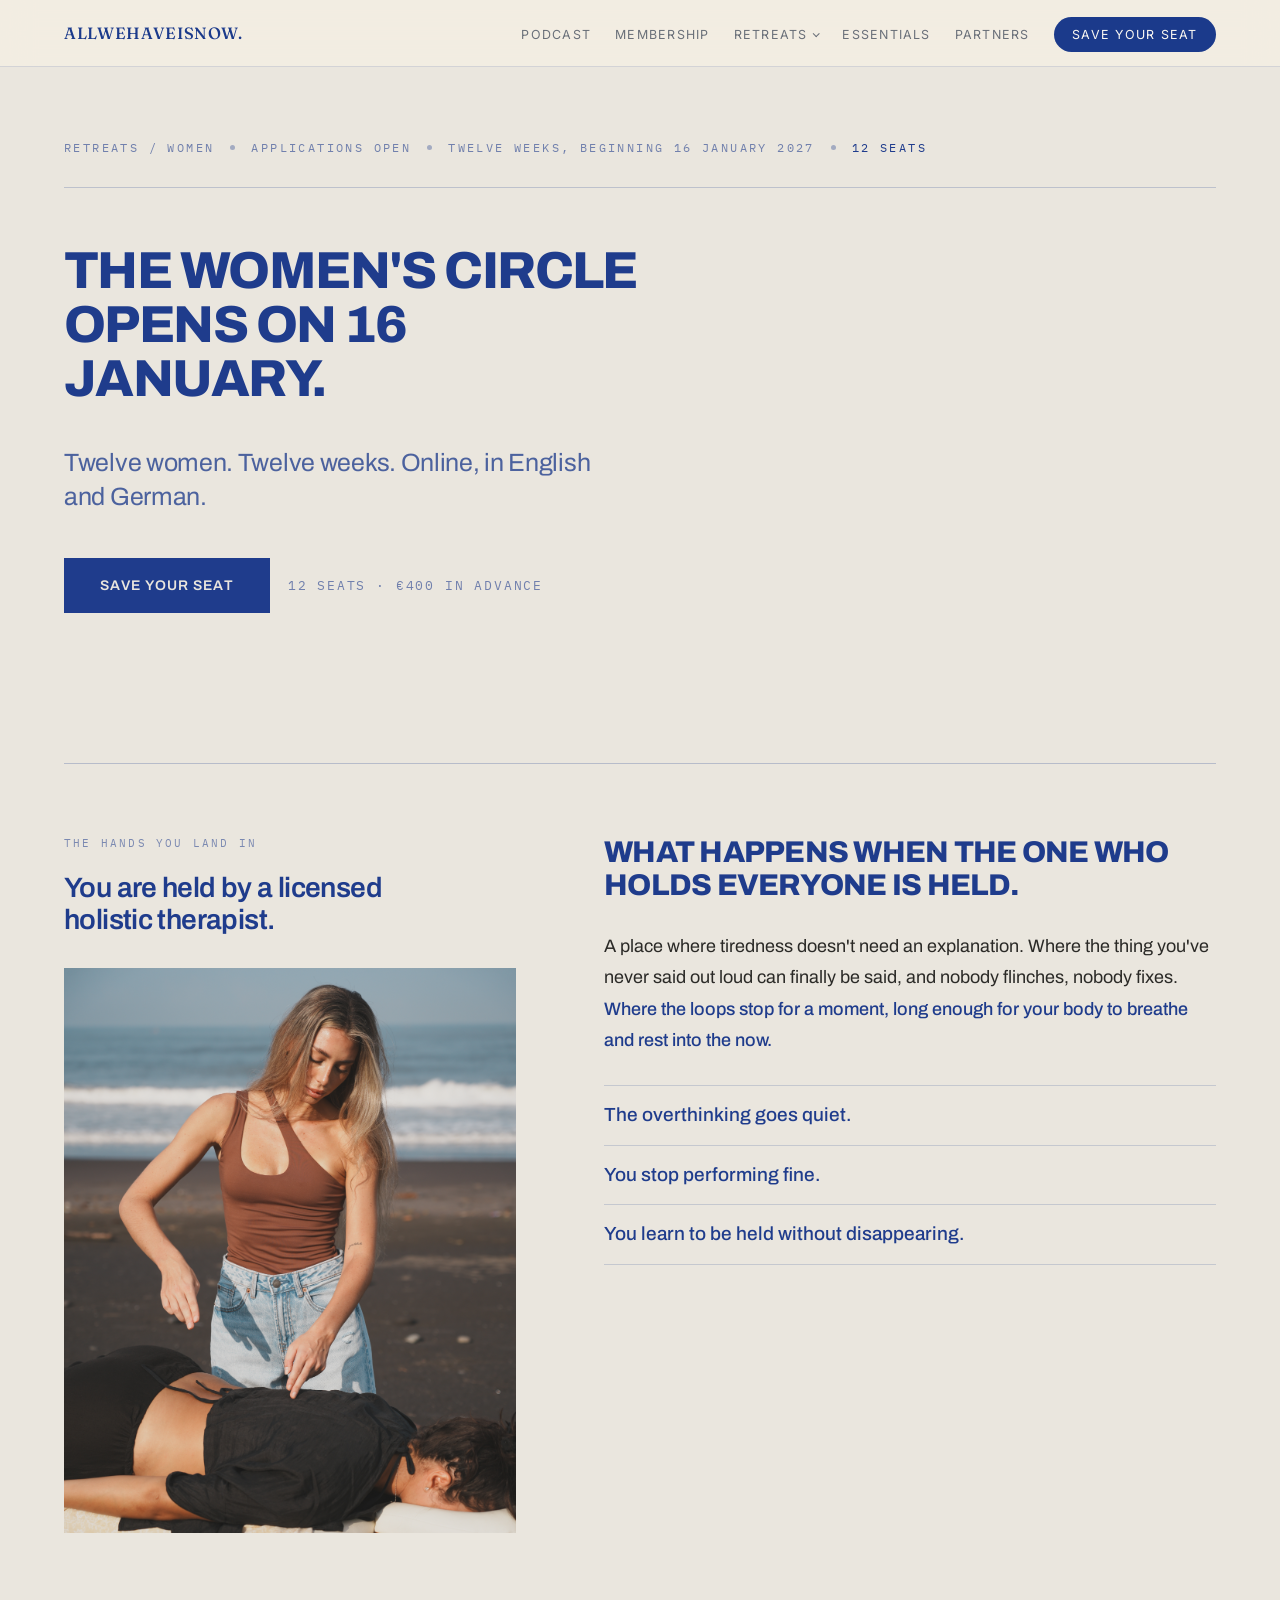
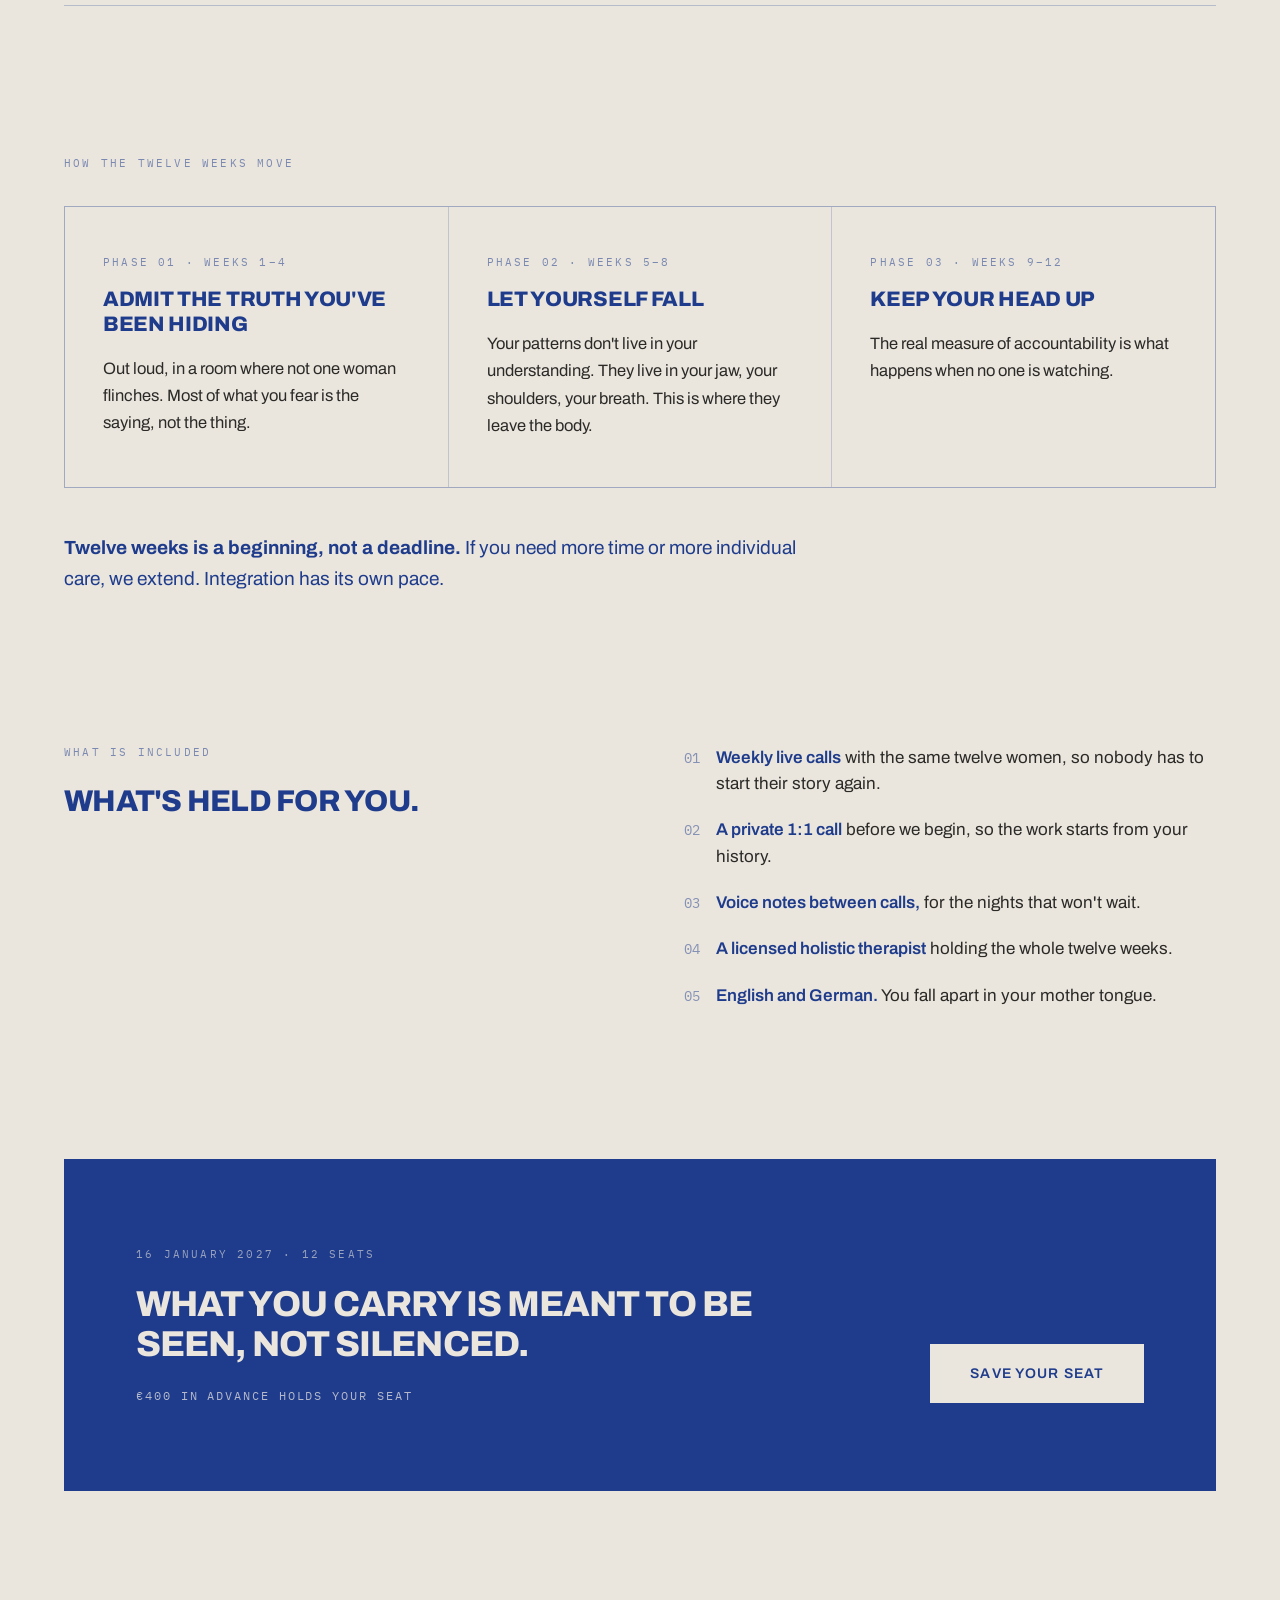
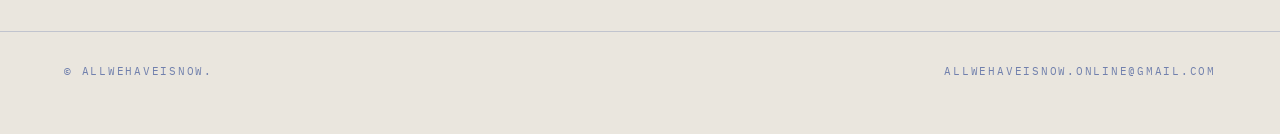
<file: retreats-women.html>
<!DOCTYPE html>
<html lang="en">
<head>
<meta charset="UTF-8" />
<meta name="viewport" content="width=device-width, initial-scale=1.0" />
<title>Women — Twelve Women, Twelve Weeks | ALLWEHAVEISNOW.</title>
<meta name="description" content="A closed online circle of twelve women for twelve weeks, held by a licensed holistic therapist. Opens 16 January 2027." />
<link rel="preconnect" href="https://fonts.googleapis.com" />
<link rel="preconnect" href="https://fonts.gstatic.com" crossorigin />
<link href="https://fonts.googleapis.com/css2?family=Archivo:wght@400;500;600;800&family=IBM+Plex+Mono:wght@400;500&family=Fraunces:opsz@9..144&family=Inter:wght@400;500&display=swap" rel="stylesheet" />
<style>
  *,*::before,*::after{box-sizing:border-box;margin:0;padding:0}
  body{background:#EAE6DE;-webkit-font-smoothing:antialiased}
  a{text-decoration:none}
  img{display:block;max-width:100%}

/* NAV — homepage system (index.html) */
  .nav{position:fixed;inset:0 0 auto 0;z-index:1000;background:rgba(244,238,227,0.82);backdrop-filter:blur(16px);border-bottom:1px solid rgba(27,58,139,0.14)}
  .nav-in{max-width:1288px;margin:0 auto;padding:0 64px;min-height:66px;display:flex;align-items:center;justify-content:space-between;gap:24px;font-family:'Inter',system-ui,sans-serif}
  .brand{font-family:'Fraunces',Georgia,serif;font-weight:500;letter-spacing:0.04em;color:#1B3A8B;font-size:1.02rem;text-transform:none}
  .nav-links{display:flex;gap:1.5rem;list-style:none;align-items:center}
  .nav-links a{font-family:'Inter',system-ui,sans-serif;font-size:0.78rem;text-transform:uppercase;letter-spacing:0.1em;color:#6A7079;transition:color 0.45s cubic-bezier(0.2,0.7,0.2,1)}
  .nav-links a:hover,.nav-links a[aria-current]{color:#1B3A8B}
  .nav-cta{padding:0.65rem 1.15rem;background:#1B3A8B;color:#FBF8F2 !important;border-radius:999px;font-family:'Inter',system-ui,sans-serif !important;font-size:0.78rem !important;letter-spacing:0.1em !important}
  .nav-cta:hover{background:#34508F}

  .has-sub{position:relative}
  .has-sub>a{display:inline-flex;align-items:center;gap:0.35rem}
  .has-sub>a::after{content:"";width:5px;height:5px;border-right:1px solid currentColor;border-bottom:1px solid currentColor;transform:rotate(45deg) translateY(-1px)}
  .subnav{position:absolute;top:100%;left:-1rem;min-width:250px;background:#FBF8F2;border:1px solid rgba(27,58,139,0.14);border-radius:20px;box-shadow:0 24px 70px rgba(20,28,45,0.10);padding:0.5rem;list-style:none;opacity:0;visibility:hidden;transform:translateY(6px);transition:all 0.45s cubic-bezier(0.2,0.7,0.2,1)}
  .has-sub:hover .subnav,.has-sub:focus-within .subnav{opacity:1;visibility:visible;transform:translateY(0)}
  .subnav a{display:block;padding:0.7rem 0.85rem;border-radius:10px;font-family:'Inter',system-ui,sans-serif !important;font-size:0.88rem !important;letter-spacing:0 !important;text-transform:none !important;color:#232A33 !important;line-height:1.35}
  .subnav a:hover{background:rgba(27,58,139,0.06);color:#1B3A8B !important}
  .subnav .meta{display:block;font-family:'Inter',system-ui,sans-serif;font-size:0.68rem;letter-spacing:0.14em;text-transform:uppercase;color:#BE7950;font-weight:600;margin-top:0.2rem}
  .burger{display:none;background:none;border:0;font-size:22px;color:#1F3C8C;cursor:pointer;line-height:1}
  .mmenu{display:none;position:fixed;inset:66px 0 auto 0;z-index:999;background:#EAE6DE;border-bottom:1px solid rgba(31,60,140,0.18);padding:8px 28px 20px}
  .mmenu.open{display:block}
  .mmenu a{display:block;padding:16px 0;border-bottom:1px solid rgba(31,60,140,0.14);font-family:'IBM Plex Mono',monospace;font-size:12px;letter-spacing:0.16em;text-transform:uppercase;color:#1F3C8C}
  .mmenu a.sub{padding-left:18px;color:rgba(31,60,140,0.7)}

  .foot{background:#EAE6DE;border-top:1px solid rgba(31,60,140,0.2)}
  .foot-in{max-width:1288px;margin:0 auto;padding:32px 64px 56px;display:flex;flex-wrap:wrap;gap:16px;justify-content:space-between;font-family:'IBM Plex Mono',monospace;font-size:11px;letter-spacing:0.16em;text-transform:uppercase;color:rgba(31,60,140,0.6)}
  .foot-in a{color:inherit}
  .foot-in a:hover{color:#1F3C8C}

  .seat{display:inline-flex;align-items:center;gap:14px;background:#1F3C8C;color:#EAE6DE;padding:20px 36px;font-size:14px;font-weight:600;letter-spacing:0.08em;text-transform:uppercase;transition:background .3s}
  .seat:hover{background:#152858}

  @media (max-width:980px){
    .nav-in{padding:0 1.5rem}
    .nav-links{display:none}
    .burger{display:block}
    .pad{padding:110px 24px 72px !important}
    .stack{gap:88px !important}
    .two,.three,.cta{grid-template-columns:1fr !important;gap:36px !important}
    .three{gap:1px !important}
    h2{font-size:32px !important;max-width:none !important}
    .lede{font-size:20px !important}
    .big{font-size:24px !important}
    .cta{padding:44px 28px !important}
    .ctahead{font-size:26px !important}
    .card{padding:32px 26px !important}
    .band{padding:44px 0 !important}
    .foot-in{padding:28px 24px 44px}
  }
</style>
</head>
<body>

<nav class="nav">
  <div class="nav-in">
    <a class="brand" href="/">ALLWEHAVEISNOW.</a>
    <ul class="nav-links">
      <li><a href="https://www.allwehaveisnow.online/#podcast">Podcast</a></li>
      <li><a href="https://www.allwehaveisnow.online/#membership">Membership</a></li>
      <li class="has-sub"><a href="/retreats.html">Retreats</a>
        <ul class="subnav">
          <li><a href="/retreats-women.html">Women<span class="meta">Opens 16 January 2027</span></a></li>
          <li><a href="https://www.allwehaveisnow.online/#reset">Individual<span class="meta">Open · One to one</span></a></li>
          <li><a href="/soon.html">Men<span class="meta">In preparation</span></a></li>
        </ul>
      </li>
      <li><a href="https://www.allwehaveisnow.online/#essentials">Essentials</a></li>
      <li><a href="/chaka.html">Partners</a></li>
      <li><a class="nav-cta" href="mailto:allwehaveisnow.online@gmail.com?subject=Women%27s%20circle%20%E2%80%94%20save%20my%20seat">Save your seat</a></li>
    </ul>
    <button class="burger" id="burger" aria-label="Menu">☰</button>
  </div>
</nav>
<div class="mmenu" id="mmenu">
  <a href="https://www.allwehaveisnow.online/#podcast">Podcast</a>
  <a href="https://www.allwehaveisnow.online/#membership">Membership</a>
  <a href="/retreats.html">Retreats</a>
  <a class="sub" href="/retreats-women.html">Women</a>
  <a class="sub" href="https://www.allwehaveisnow.online/#reset">Individual</a>
  <a class="sub" href="/soon.html">Men</a>
  <a href="https://www.allwehaveisnow.online/#essentials">Essentials</a>
  <a href="/chaka.html">Partners</a>
  <a href="mailto:allwehaveisnow.online@gmail.com?subject=Women%27s%20circle%20%E2%80%94%20save%20my%20seat">Save your seat</a>
</div>

<div class="pad" style="font-family:Archivo,Helvetica,Arial,sans-serif;color:#1F3C8C;background:#EAE6DE;padding:140px 64px 140px;">
<div class="stack" style="max-width:1160px;margin:0 auto;display:flex;flex-direction:column;gap:150px;">

  <section>
    <div style="display:flex;flex-wrap:wrap;gap:16px;align-items:center;font-family:'IBM Plex Mono',monospace;font-size:12px;letter-spacing:0.2em;text-transform:uppercase;color:rgba(31,60,140,0.6);padding-bottom:32px;border-bottom:1px solid rgba(31,60,140,0.22);margin-bottom:56px;">
      <span><a href="/retreats.html" style="color:rgba(31,60,140,0.6)">Retreats</a> / Women</span>
      <span style="width:5px;height:5px;border-radius:50%;background:rgba(31,60,140,0.35);"></span>
      <span>Applications open</span>
      <span style="width:5px;height:5px;border-radius:50%;background:rgba(31,60,140,0.35);"></span>
      <span>Twelve weeks, beginning 16 January 2027</span>
      <span style="width:5px;height:5px;border-radius:50%;background:rgba(31,60,140,0.35);"></span>
      <span style="color:#1F3C8C;">12 seats</span>
    </div>

    <h2 style="margin:0;font-size:52px;line-height:1.04;font-weight:800;letter-spacing:-0.03em;text-transform:uppercase;max-width:18ch;">The women's circle opens on 16 January.</h2>

    <p class="lede" style="margin:40px 0 0;font-size:25px;line-height:1.35;font-weight:400;letter-spacing:-0.012em;color:rgba(31,60,140,0.78);max-width:620px;text-wrap:pretty;">Twelve women. Twelve weeks. Online, in English and German.</p>
    <div style="display:flex;flex-wrap:wrap;gap:18px;margin-top:44px;align-items:center;">
      <a class="seat" href="mailto:allwehaveisnow.online@gmail.com?subject=Women%27s%20circle%20%E2%80%94%20save%20my%20seat">Save your seat</a>
      <div style="font-family:'IBM Plex Mono',monospace;font-size:13px;letter-spacing:0.14em;text-transform:uppercase;color:rgba(31,60,140,0.6);">12 seats · €400 in advance</div>
    </div>
  </section>

  <section class="two band" style="border-top:1px solid rgba(31,60,140,0.25);border-bottom:1px solid rgba(31,60,140,0.25);padding:72px 0;display:grid;grid-template-columns:minmax(0,0.85fr) minmax(0,1.15fr);gap:88px;align-items:start;">
    <div>
      <div style="font-family:'IBM Plex Mono',monospace;font-size:11px;letter-spacing:0.2em;text-transform:uppercase;color:rgba(31,60,140,0.55);margin-bottom:22px;">The hands you land in</div>
      <div class="big" style="font-size:28px;line-height:1.15;font-weight:600;letter-spacing:-0.022em;text-wrap:pretty;">You are held by a licensed holistic therapist.</div>
      <img src="assets/images/holding.jpg" alt="Bodywork session on the beach" style="display:block;width:100%;height:auto;aspect-ratio:4/5;object-fit:cover;object-position:50% 35%;margin-top:32px;" />
    </div>
    <div style="display:flex;flex-direction:column;gap:28px;">
      <div class="big" style="font-size:30px;line-height:1.12;font-weight:800;letter-spacing:-0.025em;text-transform:uppercase;text-wrap:pretty;">What happens when the one who holds everyone is held.</div>
      <p style="margin:0;font-size:18px;line-height:1.75;color:#2B2A27;text-wrap:pretty;">A place where tiredness doesn't need an explanation. Where the thing you've never said out loud can finally be said, and nobody flinches, nobody fixes. <span style="color:#1F3C8C;font-weight:500;">Where the loops stop for a moment, long enough for your body to breathe and rest into the now.</span></p>
      <ul style="list-style:none;margin:0;padding:0;display:flex;flex-direction:column;">
        <li style="padding:16px 0;border-top:1px solid rgba(31,60,140,0.18);font-size:19px;line-height:1.4;font-weight:500;color:#1F3C8C;">The overthinking goes quiet.</li>
        <li style="padding:16px 0;border-top:1px solid rgba(31,60,140,0.18);font-size:19px;line-height:1.4;font-weight:500;color:#1F3C8C;">You stop performing fine.</li>
        <li style="padding:16px 0;border-top:1px solid rgba(31,60,140,0.18);border-bottom:1px solid rgba(31,60,140,0.18);font-size:19px;line-height:1.4;font-weight:500;color:#1F3C8C;">You learn to be held without disappearing.</li>
      </ul>
    </div>
  </section>

  <section>
    <div style="font-family:'IBM Plex Mono',monospace;font-size:11px;letter-spacing:0.2em;text-transform:uppercase;color:rgba(31,60,140,0.55);margin-bottom:36px;">How the twelve weeks move</div>
    <div class="three" style="display:grid;grid-template-columns:repeat(3,1fr);gap:1px;background:rgba(31,60,140,0.2);border:1px solid rgba(31,60,140,0.2);">
      <div class="card" style="background:#EAE6DE;padding:48px 38px;display:flex;flex-direction:column;gap:18px;">
        <div style="font-family:'IBM Plex Mono',monospace;font-size:11px;letter-spacing:0.2em;text-transform:uppercase;color:rgba(31,60,140,0.55);">Phase 01 · Weeks 1–4</div>
        <h3 style="margin:0;font-size:21px;line-height:1.18;font-weight:800;letter-spacing:-0.015em;text-transform:uppercase;text-wrap:pretty;">Admit the truth you've been hiding</h3>
        <p style="margin:0;font-size:16.5px;line-height:1.65;color:#2B2A27;text-wrap:pretty;">Out loud, in a room where not one woman flinches. Most of what you fear is the saying, not the thing.</p>
      </div>
      <div class="card" style="background:#EAE6DE;padding:48px 38px;display:flex;flex-direction:column;gap:18px;">
        <div style="font-family:'IBM Plex Mono',monospace;font-size:11px;letter-spacing:0.2em;text-transform:uppercase;color:rgba(31,60,140,0.55);">Phase 02 · Weeks 5–8</div>
        <h3 style="margin:0;font-size:21px;line-height:1.18;font-weight:800;letter-spacing:-0.015em;text-transform:uppercase;text-wrap:pretty;">Let yourself fall</h3>
        <p style="margin:0;font-size:16.5px;line-height:1.65;color:#2B2A27;text-wrap:pretty;">Your patterns don't live in your understanding. They live in your jaw, your shoulders, your breath. This is where they leave the body.</p>
      </div>
      <div class="card" style="background:#EAE6DE;padding:48px 38px;display:flex;flex-direction:column;gap:18px;">
        <div style="font-family:'IBM Plex Mono',monospace;font-size:11px;letter-spacing:0.2em;text-transform:uppercase;color:rgba(31,60,140,0.55);">Phase 03 · Weeks 9–12</div>
        <h3 style="margin:0;font-size:21px;line-height:1.18;font-weight:800;letter-spacing:-0.015em;text-transform:uppercase;text-wrap:pretty;">Keep your head up</h3>
        <p style="margin:0;font-size:16.5px;line-height:1.65;color:#2B2A27;text-wrap:pretty;">The real measure of accountability is what happens when no one is watching.</p>
      </div>
    </div>
    <p style="margin:44px 0 0;max-width:760px;font-size:19px;line-height:1.65;color:#1F3C8C;text-wrap:pretty;"><strong style="font-weight:700;">Twelve weeks is a beginning, not a deadline.</strong> If you need more time or more individual care, we extend. Integration has its own pace.</p>
  </section>

  <section class="two" style="display:grid;grid-template-columns:minmax(0,1fr) minmax(0,1fr);gap:88px;align-items:start;">
    <div>
      <div style="font-family:'IBM Plex Mono',monospace;font-size:11px;letter-spacing:0.2em;text-transform:uppercase;color:rgba(31,60,140,0.55);margin-bottom:26px;">What is included</div>
      <div class="big" style="font-size:30px;line-height:1.12;font-weight:800;letter-spacing:-0.025em;text-transform:uppercase;text-wrap:pretty;">What's held for you.</div>
    </div>
    <ul style="list-style:none;margin:0;padding:0;display:flex;flex-direction:column;gap:20px;font-size:17px;line-height:1.55;color:#2B2A27;">
      <li style="display:flex;gap:16px;"><span style="color:rgba(31,60,140,0.5);font-family:'IBM Plex Mono',monospace;font-size:14px;padding-top:3px;">01</span><span><strong style="color:#1F3C8C;font-weight:600;">Weekly live calls</strong> with the same twelve women, so nobody has to start their story again.</span></li>
      <li style="display:flex;gap:16px;"><span style="color:rgba(31,60,140,0.5);font-family:'IBM Plex Mono',monospace;font-size:14px;padding-top:3px;">02</span><span><strong style="color:#1F3C8C;font-weight:600;">A private 1:1 call</strong> before we begin, so the work starts from your history.</span></li>
      <li style="display:flex;gap:16px;"><span style="color:rgba(31,60,140,0.5);font-family:'IBM Plex Mono',monospace;font-size:14px;padding-top:3px;">03</span><span><strong style="color:#1F3C8C;font-weight:600;">Voice notes between calls,</strong> for the nights that won't wait.</span></li>
      <li style="display:flex;gap:16px;"><span style="color:rgba(31,60,140,0.5);font-family:'IBM Plex Mono',monospace;font-size:14px;padding-top:3px;">04</span><span><strong style="color:#1F3C8C;font-weight:600;">A licensed holistic therapist</strong> holding the whole twelve weeks.</span></li>
      <li style="display:flex;gap:16px;"><span style="color:rgba(31,60,140,0.5);font-family:'IBM Plex Mono',monospace;font-size:14px;padding-top:3px;">05</span><span><strong style="color:#1F3C8C;font-weight:600;">English and German.</strong> You fall apart in your mother tongue.</span></li>
    </ul>
  </section>

  <section id="apply" class="cta" style="background:#1F3C8C;color:#EAE6DE;padding:88px 72px;display:grid;grid-template-columns:minmax(0,1fr) auto;gap:64px;align-items:end;">
    <div style="max-width:720px;">
      <div style="font-family:'IBM Plex Mono',monospace;font-size:11px;letter-spacing:0.2em;text-transform:uppercase;color:rgba(234,230,222,0.6);margin-bottom:24px;">16 January 2027 · 12 seats</div>
      <div class="ctahead" style="font-size:36px;line-height:1.1;font-weight:800;letter-spacing:-0.025em;text-transform:uppercase;text-wrap:pretty;">What you carry is meant to be seen, not silenced.</div>
      <div style="font-family:'IBM Plex Mono',monospace;font-size:12px;letter-spacing:0.16em;text-transform:uppercase;margin-top:24px;color:rgba(234,230,222,0.74);">€400 in advance holds your seat</div>
    </div>
    <a href="mailto:allwehaveisnow.online@gmail.com?subject=Women%27s%20circle%20%E2%80%94%20save%20my%20seat" style="display:inline-flex;align-items:center;background:#EAE6DE;color:#1F3C8C;padding:22px 40px;font-size:14px;font-weight:600;letter-spacing:0.08em;text-transform:uppercase;white-space:nowrap;">Save your seat</a>
  </section>

</div>
</div>

<footer class="foot">
  <div class="foot-in">
    <span>© Allwehaveisnow.</span>
    <a href="mailto:allwehaveisnow.online@gmail.com">allwehaveisnow.online@gmail.com</a>
  </div>
</footer>

<script>
  document.getElementById('burger').addEventListener('click', function(){
    document.getElementById('mmenu').classList.toggle('open');
  });
</script>
</body>
</html>
</file>
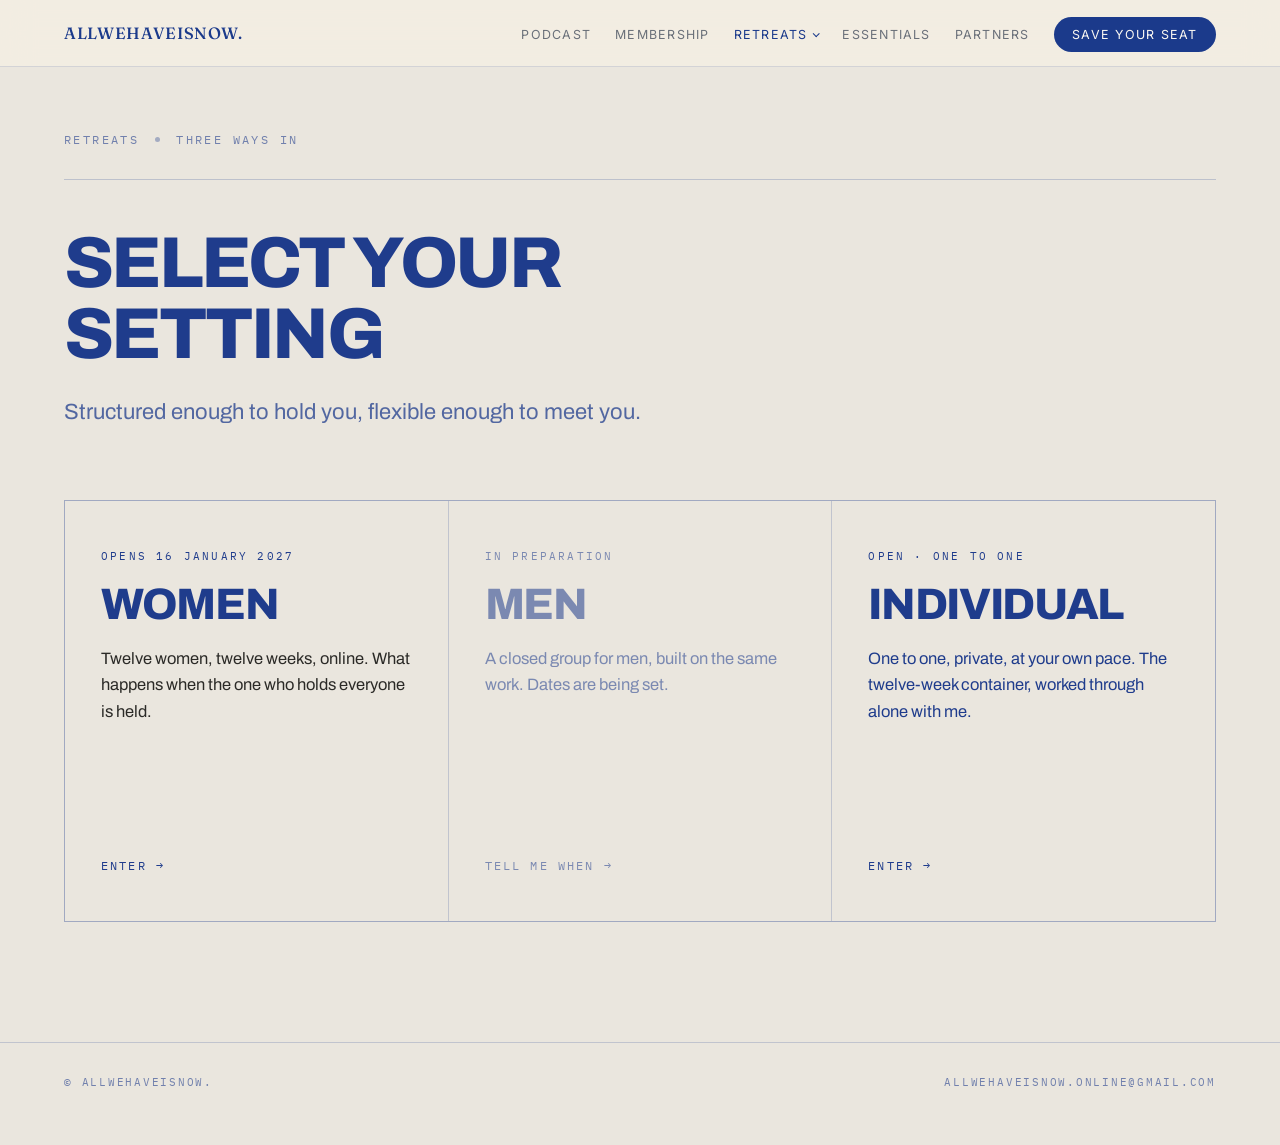
<file: retreats.html>
<!DOCTYPE html>
<html lang="en">
<head>
<meta charset="UTF-8" />
<meta name="viewport" content="width=device-width, initial-scale=1.0" />
<title>Retreats | ALLWEHAVEISNOW.</title>
<meta name="description" content="Retreats and containers for women, for men, and one to one." />
<link rel="preconnect" href="https://fonts.googleapis.com" />
<link rel="preconnect" href="https://fonts.gstatic.com" crossorigin />
<link href="https://fonts.googleapis.com/css2?family=Archivo:wght@400;500;600;800&family=IBM+Plex+Mono:wght@400;500&family=Fraunces:opsz@9..144&family=Inter:wght@400;500&display=swap" rel="stylesheet" />
<style>
  *,*::before,*::after{box-sizing:border-box;margin:0;padding:0}
  body{background:#EAE6DE;font-family:Archivo,Helvetica,Arial,sans-serif;color:#1F3C8C;-webkit-font-smoothing:antialiased}
  a{text-decoration:none;color:inherit}
  img{display:block;max-width:100%}
/* NAV — homepage system (index.html) */
  .nav{position:fixed;inset:0 0 auto 0;z-index:1000;background:rgba(244,238,227,0.82);backdrop-filter:blur(16px);border-bottom:1px solid rgba(27,58,139,0.14)}
  .nav-in{max-width:1288px;margin:0 auto;padding:0 64px;min-height:66px;display:flex;align-items:center;justify-content:space-between;gap:24px;font-family:'Inter',system-ui,sans-serif}
  .brand{font-family:'Fraunces',Georgia,serif;font-weight:500;letter-spacing:0.04em;color:#1B3A8B;font-size:1.02rem;text-transform:none}
  .nav-links{display:flex;gap:1.5rem;list-style:none;align-items:center}
  .nav-links a{font-family:'Inter',system-ui,sans-serif;font-size:0.78rem;text-transform:uppercase;letter-spacing:0.1em;color:#6A7079;transition:color 0.45s cubic-bezier(0.2,0.7,0.2,1)}
  .nav-links a:hover,.nav-links a[aria-current]{color:#1B3A8B}
  .nav-cta{padding:0.65rem 1.15rem;background:#1B3A8B;color:#FBF8F2 !important;border-radius:999px;font-family:'Inter',system-ui,sans-serif !important;font-size:0.78rem !important;letter-spacing:0.1em !important}
  .nav-cta:hover{background:#34508F}
  .burger{display:none;background:none;border:0;font-size:1.5rem;color:#1B3A8B;cursor:pointer;line-height:1}
  .mmenu{display:none;position:fixed;inset:66px 0 auto 0;z-index:999;background:#F4EEE3;border-bottom:1px solid rgba(27,58,139,0.14);padding:0.5rem 1.5rem 1.2rem}
  .mmenu.open{display:block}
  .mmenu a{display:block;padding:1rem 0;border-bottom:1px solid rgba(27,58,139,0.14);font-family:'Inter',system-ui,sans-serif;text-transform:uppercase;letter-spacing:0.1em;font-size:0.82rem;color:#232A33}
  .mmenu a.sub{padding-left:1.2rem;color:#6A7079;font-size:0.76rem}

  .has-sub{position:relative}
  .has-sub>a{display:inline-flex;align-items:center;gap:0.35rem}
  .has-sub>a::after{content:"";width:5px;height:5px;border-right:1px solid currentColor;border-bottom:1px solid currentColor;transform:rotate(45deg) translateY(-1px)}
  .subnav{position:absolute;top:100%;left:-1rem;min-width:250px;background:#FBF8F2;border:1px solid rgba(27,58,139,0.14);border-radius:20px;box-shadow:0 24px 70px rgba(20,28,45,0.10);padding:0.5rem;list-style:none;opacity:0;visibility:hidden;transform:translateY(6px);transition:all 0.45s cubic-bezier(0.2,0.7,0.2,1)}
  .has-sub:hover .subnav,.has-sub:focus-within .subnav{opacity:1;visibility:visible;transform:translateY(0)}
  .subnav a{display:block;padding:0.7rem 0.85rem;border-radius:10px;font-family:'Inter',system-ui,sans-serif !important;font-size:0.88rem !important;letter-spacing:0 !important;text-transform:none !important;color:#232A33 !important;line-height:1.35}
  .subnav a:hover{background:rgba(27,58,139,0.06);color:#1B3A8B !important}
  .subnav .meta{display:block;font-family:'Inter',system-ui,sans-serif;font-size:0.68rem;letter-spacing:0.14em;text-transform:uppercase;color:#BE7950;font-weight:600;margin-top:0.2rem}
  .mmenu a.sub{padding-left:18px;color:rgba(31,60,140,0.7)}
  .burger{display:none;background:none;border:0;font-size:22px;color:#1F3C8C;cursor:pointer;line-height:1}
  .mmenu{display:none;position:fixed;inset:66px 0 auto 0;z-index:999;background:#EAE6DE;border-bottom:1px solid rgba(31,60,140,0.18);padding:8px 28px 20px}
  .mmenu.open{display:block}
  .mmenu a{display:block;padding:16px 0;border-bottom:1px solid rgba(31,60,140,0.14);font-family:'IBM Plex Mono',monospace;font-size:12px;letter-spacing:0.16em;text-transform:uppercase}
  .pad{padding:132px 64px 120px}
  .stack{max-width:1160px;margin:0 auto}
  .kicker{font-family:'IBM Plex Mono',monospace;font-size:12px;letter-spacing:0.2em;text-transform:uppercase;color:rgba(31,60,140,0.6);padding-bottom:32px;border-bottom:1px solid rgba(31,60,140,0.22);margin-bottom:48px;display:flex;flex-wrap:wrap;gap:16px;align-items:center}
  .dot{width:5px;height:5px;border-radius:50%;background:rgba(31,60,140,0.35)}
  h1{font-size:72px;line-height:0.98;font-weight:800;letter-spacing:-0.038em;text-transform:uppercase;max-width:16ch}
  .foot{border-top:1px solid rgba(31,60,140,0.2)}
  .foot-in{max-width:1288px;margin:0 auto;padding:32px 64px 56px;display:flex;flex-wrap:wrap;gap:16px;justify-content:space-between;font-family:'IBM Plex Mono',monospace;font-size:11px;letter-spacing:0.16em;text-transform:uppercase;color:rgba(31,60,140,0.6)}
  @media (max-width:980px){
    .nav-in{padding:0 1.5rem}.nav-links{display:none}.burger{display:block}
    .pad{padding:110px 24px 72px}h1{font-size:40px;max-width:none}
    .foot-in{padding:28px 24px 44px}
  }
</style>
</head>
<body>
<nav class="nav">
  <div class="nav-in">
    <a class="brand" href="/">ALLWEHAVEISNOW.</a>
    <ul class="nav-links">
      <li><a href="https://www.allwehaveisnow.online/#podcast">Podcast</a></li>
      <li><a href="https://www.allwehaveisnow.online/#membership">Membership</a></li>
      <li class="has-sub"><a href="/retreats.html" aria-current="page">Retreats</a>
        <ul class="subnav">
          <li><a href="/retreats-women.html">Women<span class="meta">Opens 16 January 2027</span></a></li>
          <li><a href="https://www.allwehaveisnow.online/#reset">Individual<span class="meta">Open · One to one</span></a></li>
          <li><a href="/soon.html">Men<span class="meta">In preparation</span></a></li>
        </ul>
      </li>
      <li><a href="https://www.allwehaveisnow.online/#essentials">Essentials</a></li>
      <li><a href="/chaka.html">Partners</a></li>
      <li><a class="nav-cta" href="mailto:allwehaveisnow.online@gmail.com?subject=Women%27s%20circle%20%E2%80%94%20save%20my%20seat">Save your seat</a></li>
    </ul>
    <button class="burger" id="burger" aria-label="Menu">☰</button>
  </div>
</nav>
<div class="mmenu" id="mmenu">
  <a href="https://www.allwehaveisnow.online/#podcast">Podcast</a>
  <a href="https://www.allwehaveisnow.online/#membership">Membership</a>
  <a href="/retreats.html">Retreats</a>
  <a class="sub" href="/retreats-women.html">Women</a>
  <a class="sub" href="https://www.allwehaveisnow.online/#reset">Individual</a>
  <a class="sub" href="/soon.html">Men</a>
  <a href="https://www.allwehaveisnow.online/#essentials">Essentials</a>
  <a href="/chaka.html">Partners</a>
  <a href="mailto:allwehaveisnow.online@gmail.com?subject=Women%27s%20circle%20%E2%80%94%20save%20my%20seat">Save your seat</a>
</div>
<main class="pad">
  <div class="stack">
    <div class="kicker"><span>Retreats</span><span class="dot"></span><span>Three ways in</span></div>
    <h1>Select your setting</h1>
    <p style="margin:28px 0 0;font-size:22px;line-height:1.4;max-width:640px;color:rgba(31,60,140,0.75);text-wrap:pretty;">Structured enough to hold you, flexible enough to meet you.</p>

    <div class="grid3" style="display:grid;grid-template-columns:repeat(3,1fr);gap:1px;background:rgba(31,60,140,0.2);border:1px solid rgba(31,60,140,0.2);margin-top:72px;">
      <a href="/retreats-women.html" class="opt" style="background:#EAE6DE;padding:48px 36px;display:flex;flex-direction:column;gap:20px;min-height:420px;">
        <div style="font-family:'IBM Plex Mono',monospace;font-size:11px;letter-spacing:0.2em;text-transform:uppercase;color:#1F3C8C;">Opens 16 January 2027</div>
        <div style="font-size:44px;line-height:0.98;font-weight:800;letter-spacing:-0.03em;text-transform:uppercase;">Women</div>
        <p style="margin:0;font-size:16.5px;line-height:1.6;color:#2B2A27;text-wrap:pretty;">Twelve women, twelve weeks, online. What happens when the one who holds everyone is held.</p>
        <div style="margin-top:auto;font-family:'IBM Plex Mono',monospace;font-size:12px;letter-spacing:0.18em;text-transform:uppercase;color:#1F3C8C;">Enter →</div>
      </a>
      <a href="/soon.html" class="opt" style="background:#EAE6DE;padding:48px 36px;display:flex;flex-direction:column;gap:20px;min-height:420px;color:rgba(31,60,140,0.55);">
        <div style="font-family:'IBM Plex Mono',monospace;font-size:11px;letter-spacing:0.2em;text-transform:uppercase;">In preparation</div>
        <div style="font-size:44px;line-height:0.98;font-weight:800;letter-spacing:-0.03em;text-transform:uppercase;">Men</div>
        <p style="margin:0;font-size:16.5px;line-height:1.6;text-wrap:pretty;">A closed group for men, built on the same work. Dates are being set.</p>
        <div style="margin-top:auto;font-family:'IBM Plex Mono',monospace;font-size:12px;letter-spacing:0.18em;text-transform:uppercase;">Tell me when →</div>
      </a>
      <a href="https://www.allwehaveisnow.online/#reset" class="opt" style="background:#EAE6DE;padding:48px 36px;display:flex;flex-direction:column;gap:20px;min-height:420px;">
        <div style="font-family:'IBM Plex Mono',monospace;font-size:11px;letter-spacing:0.2em;text-transform:uppercase;color:#1F3C8C;">Open · One to one</div>
        <div style="font-size:44px;line-height:0.98;font-weight:800;letter-spacing:-0.03em;text-transform:uppercase;">Individual</div>
        <p style="margin:0;font-size:16.5px;line-height:1.6;text-wrap:pretty;">One to one, private, at your own pace. The twelve-week container, worked through alone with me.</p>
        <div style="margin-top:auto;font-family:'IBM Plex Mono',monospace;font-size:12px;letter-spacing:0.18em;text-transform:uppercase;color:#1F3C8C;">Enter →</div>
      </a>
    </div>
  </div>
</main>
<style>
  .opt{transition:background .3s}
  .opt:hover{background:#E2DCD1 !important}
  @media (max-width:980px){.grid3{grid-template-columns:1fr !important}.opt{min-height:0 !important;padding:36px 26px !important}}
</style>
<footer class="foot">
  <div class="foot-in">
    <span>© Allwehaveisnow.</span>
    <a href="mailto:allwehaveisnow.online@gmail.com">allwehaveisnow.online@gmail.com</a>
  </div>
</footer>
<script>
  document.getElementById('burger').addEventListener('click',function(){document.getElementById('mmenu').classList.toggle('open');});
</script>
</body>
</html>
</file>
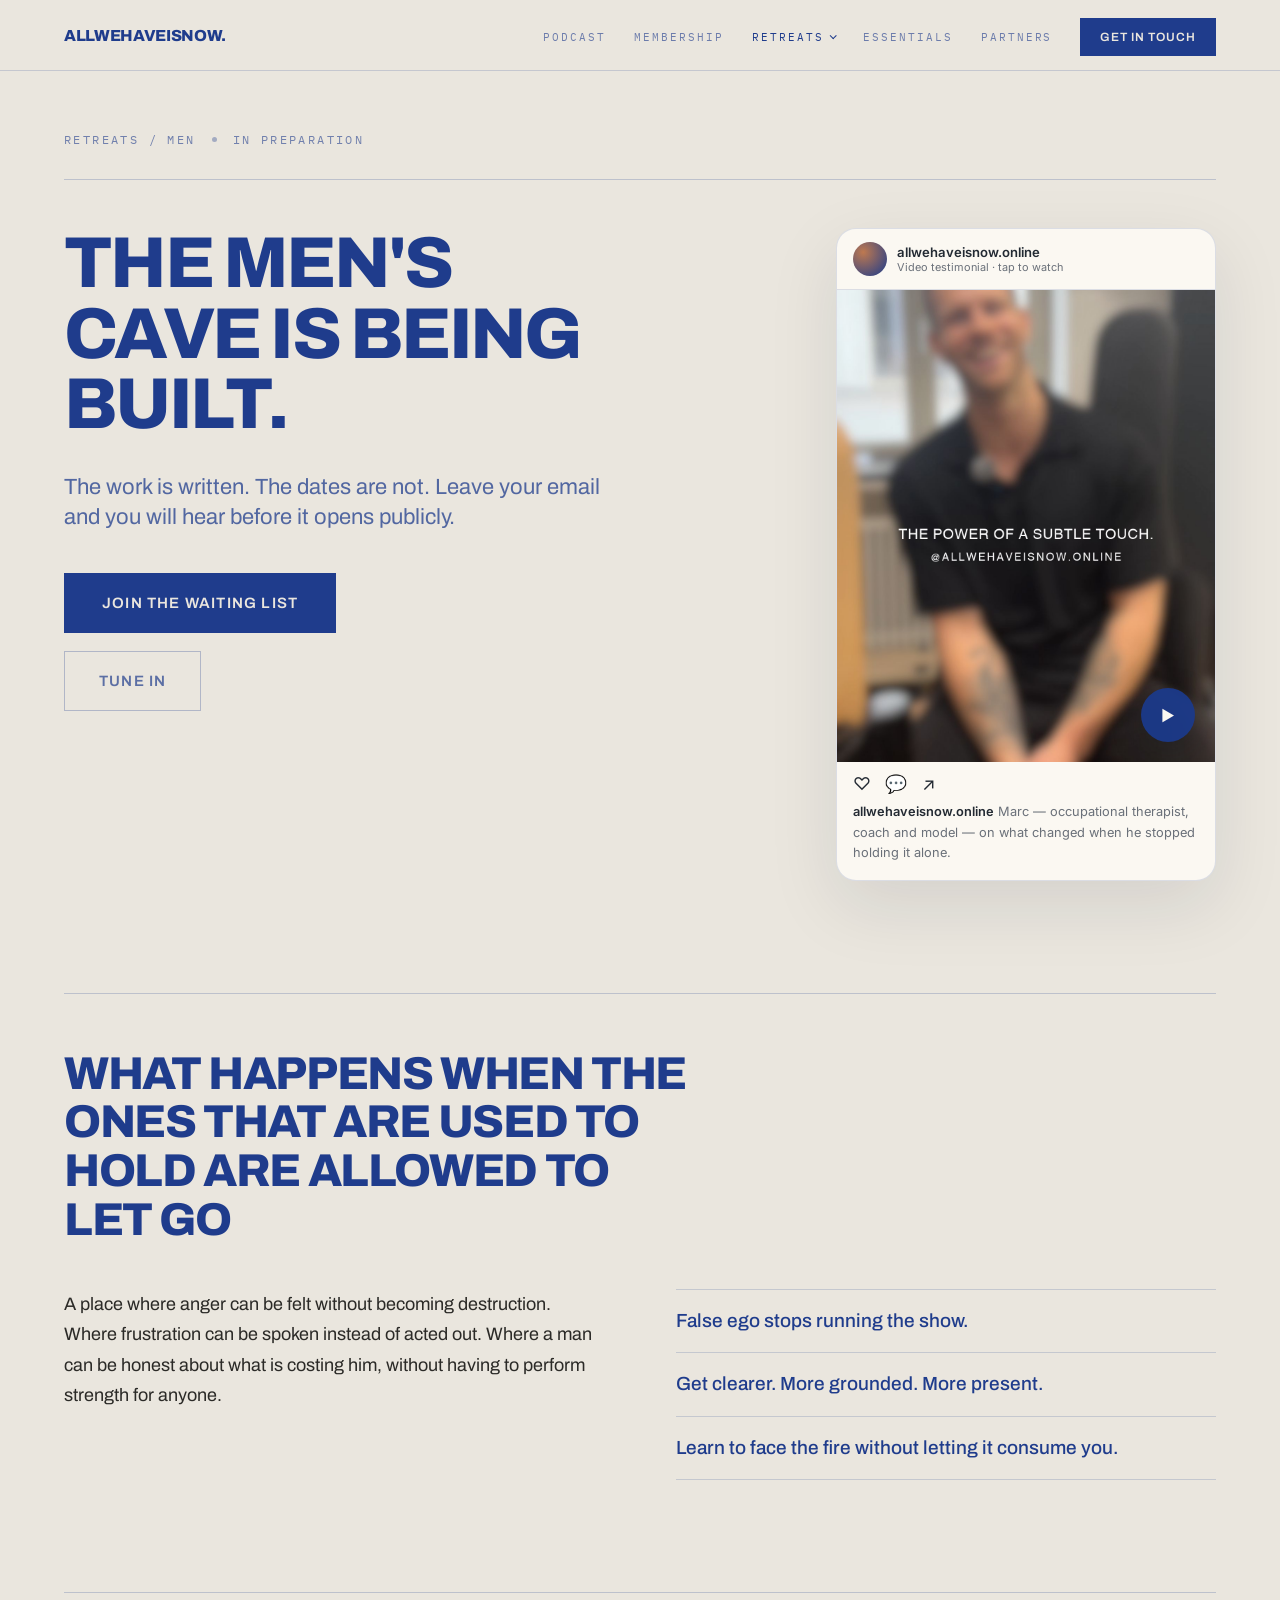
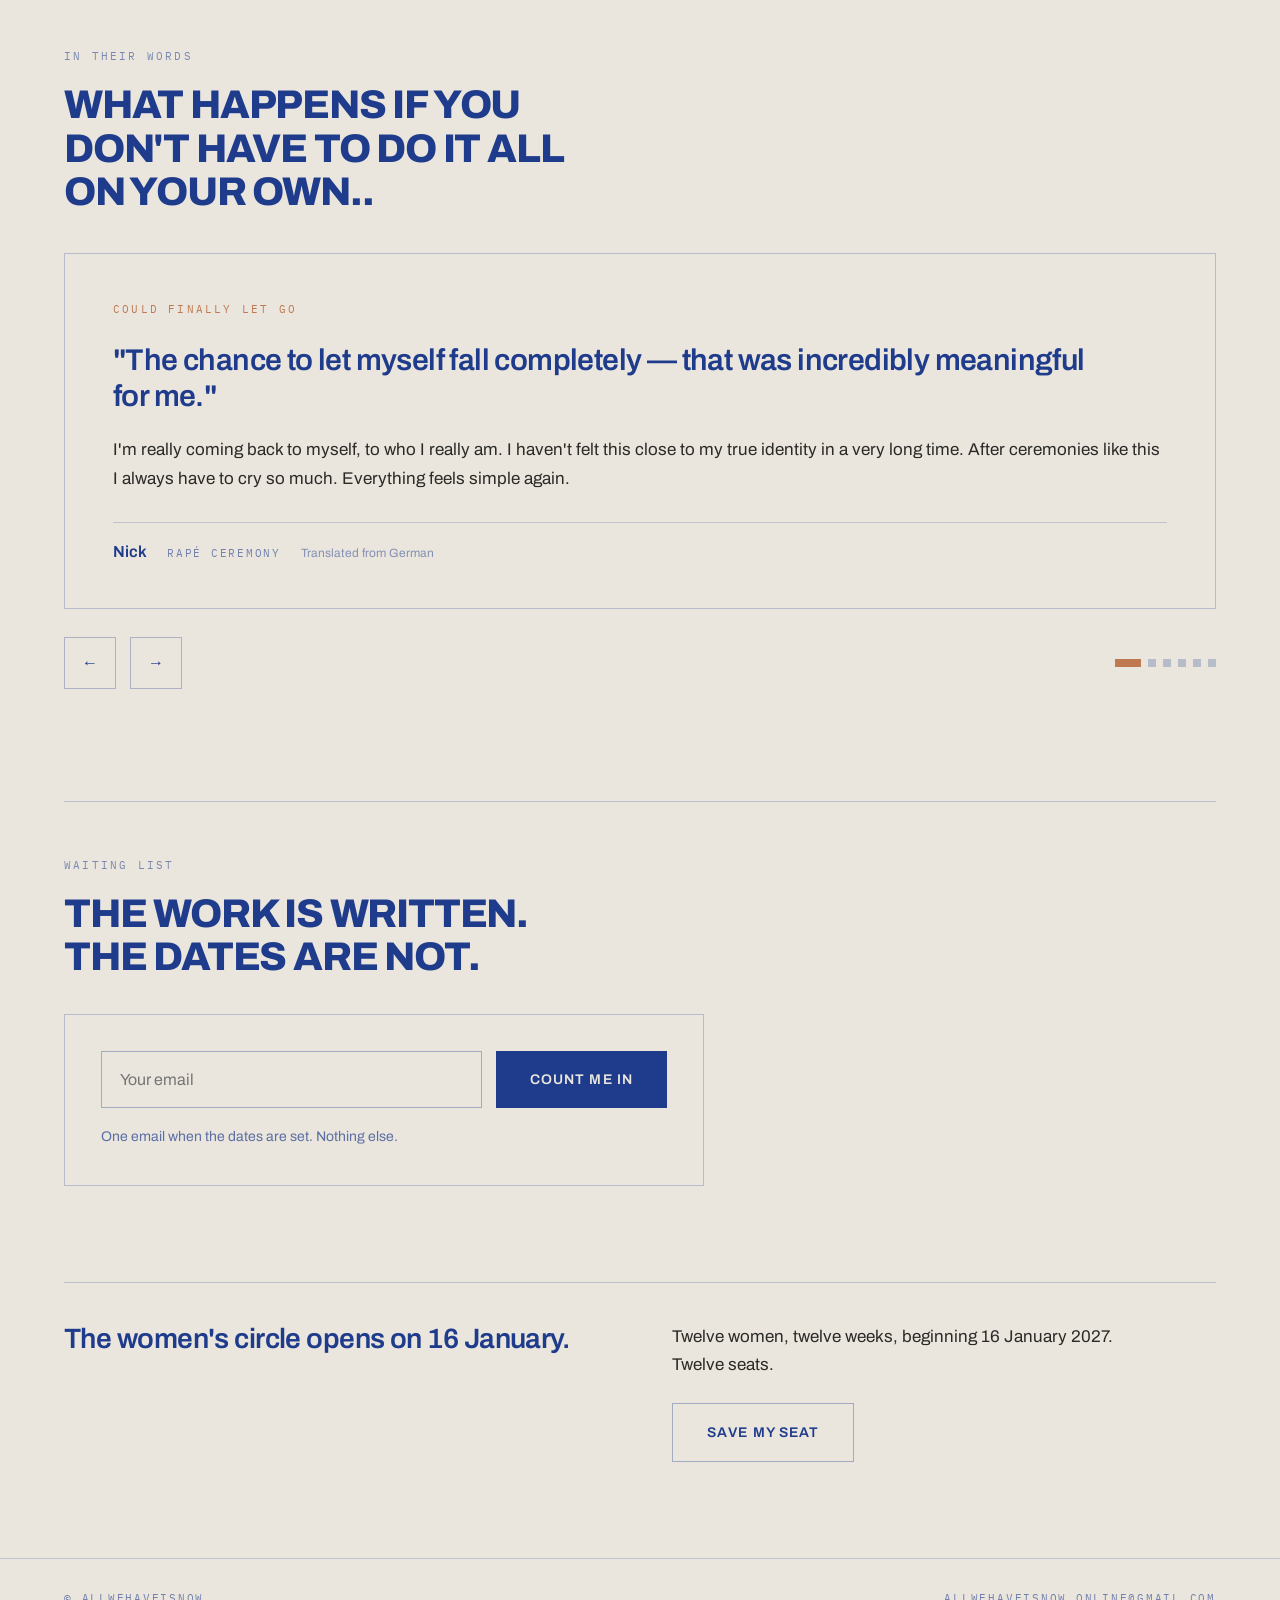
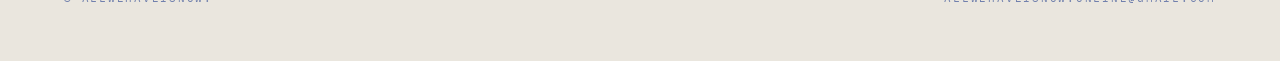
<file: soon.html>
<!DOCTYPE html>
<html lang="en">
<head>
<meta charset="UTF-8" />
<meta name="viewport" content="width=device-width, initial-scale=1.0" />
<title>Men — waiting list | ALLWEHAVEISNOW.</title>
<meta name="description" content="A closed circle for men. Leave your email and you will hear before it opens publicly." />
<link rel="preconnect" href="https://fonts.googleapis.com" />
<link rel="preconnect" href="https://fonts.gstatic.com" crossorigin />
<link href="https://fonts.googleapis.com/css2?family=Archivo:wght@400;500;600;800&family=IBM+Plex+Mono:wght@400;500&family=Fraunces:ital,opsz,wght@0,9..144,400;1,9..144,400&family=Inter:wght@400;500;600&display=swap" rel="stylesheet" />
<style>
  *,*::before,*::after{box-sizing:border-box;margin:0;padding:0}
  body{background:#EAE6DE;font-family:Archivo,Helvetica,Arial,sans-serif;color:#1F3C8C;-webkit-font-smoothing:antialiased}
  a{text-decoration:none;color:inherit}
  img{display:block;max-width:100%}

  .nav{position:fixed;inset:0 0 auto 0;z-index:1000;background:rgba(234,230,222,0.9);backdrop-filter:blur(16px);border-bottom:1px solid rgba(31,60,140,0.18)}
  .nav-in{max-width:1288px;margin:0 auto;padding:0 64px;min-height:70px;display:flex;align-items:center;justify-content:space-between;gap:24px}
  .brand{font-weight:800;letter-spacing:-0.02em;text-transform:uppercase;font-size:16px}
  .nav-links{display:flex;gap:28px;list-style:none;align-items:center}
  .nav-links a{font-family:'IBM Plex Mono',monospace;font-size:11px;letter-spacing:0.18em;text-transform:uppercase;color:rgba(31,60,140,0.62)}
  .nav-links a:hover,.nav-links a[aria-current]{color:#1F3C8C}
  .nav-cta{background:#1F3C8C;color:#EAE6DE !important;padding:12px 20px;font-family:Archivo,sans-serif !important;font-size:12px !important;font-weight:600;letter-spacing:0.08em !important}
  .nav-cta:hover{background:#152858}
  .burger{display:none;background:none;border:0;font-size:22px;color:#1F3C8C;cursor:pointer;line-height:1}
  .mmenu{display:none;position:fixed;inset:70px 0 auto 0;z-index:999;background:#EAE6DE;border-bottom:1px solid rgba(31,60,140,0.18);padding:8px 28px 20px}
  .mmenu.open{display:block}
  .mmenu a{display:block;padding:16px 0;border-bottom:1px solid rgba(31,60,140,0.14);font-family:'IBM Plex Mono',monospace;font-size:12px;letter-spacing:0.16em;text-transform:uppercase}
  .mmenu a.sub{padding-left:18px;color:rgba(31,60,140,0.7)}
  .has-sub{position:relative}
  .has-sub>a{display:inline-flex;align-items:center;gap:6px}
  .has-sub>a::after{content:"";width:5px;height:5px;border-right:1px solid currentColor;border-bottom:1px solid currentColor;transform:rotate(45deg) translateY(-1px)}
  .subnav{position:absolute;top:100%;left:-14px;min-width:240px;background:#EAE6DE;border:1px solid rgba(31,60,140,0.2);padding:6px;list-style:none;opacity:0;visibility:hidden;transform:translateY(6px);transition:all .28s ease;box-shadow:0 22px 50px rgba(20,28,45,0.14)}
  .has-sub:hover .subnav,.has-sub:focus-within .subnav{opacity:1;visibility:visible;transform:translateY(0)}
  .subnav a{display:block;padding:12px 14px;font-family:Archivo,sans-serif !important;font-size:14px !important;letter-spacing:0 !important;text-transform:none !important;color:#2B2A27 !important;line-height:1.3}
  .subnav a:hover{background:rgba(31,60,140,0.07);color:#1F3C8C !important}
  .subnav .meta{display:block;font-family:'IBM Plex Mono',monospace;font-size:9.5px;letter-spacing:0.16em;text-transform:uppercase;color:#BE7950;margin-top:3px}

  .pad{padding:132px 64px 96px}
  .stack{max-width:1160px;margin:0 auto}
  .kicker{font-family:'IBM Plex Mono',monospace;font-size:12px;letter-spacing:0.2em;text-transform:uppercase;color:rgba(31,60,140,0.6);padding-bottom:32px;border-bottom:1px solid rgba(31,60,140,0.22);margin-bottom:48px;display:flex;flex-wrap:wrap;gap:16px;align-items:center}
  .dot{width:5px;height:5px;border-radius:50%;background:rgba(31,60,140,0.35)}

  .hero{display:grid;grid-template-columns:1.05fr 0.95fr;gap:64px;align-items:start}
  h1{font-size:72px;line-height:0.98;font-weight:800;letter-spacing:-0.038em;text-transform:uppercase;max-width:16ch}
  .intro{margin:32px 0 0;font-size:22px;line-height:1.4;max-width:560px;color:rgba(31,60,140,0.75);text-wrap:pretty}
  .cta-row{display:flex;flex-wrap:wrap;gap:18px;margin-top:40px;align-items:center}
  .btn{display:inline-flex;align-items:center;background:#1F3C8C;color:#EAE6DE;padding:22px 38px;font-size:15px;font-weight:600;letter-spacing:0.08em;text-transform:uppercase}
  .btn:hover{background:#152858}
  .btn-line{display:inline-flex;align-items:center;border:1px solid rgba(31,60,140,0.35);padding:21px 34px;font-size:14px;font-weight:600;letter-spacing:0.08em;text-transform:uppercase}
  .btn-line:hover{background:rgba(31,60,140,0.06)}
  .btn-quiet{display:inline-flex;align-items:center;border:1px solid rgba(31,60,140,0.28);padding:21px 34px;font-family:Archivo,Helvetica,Arial,sans-serif;font-size:15px;font-weight:600;letter-spacing:0.08em;text-transform:uppercase;color:rgba(31,60,140,0.7);transition:all .3s}
  .btn-quiet:hover{border-color:rgba(31,60,140,0.55);color:#1F3C8C}

  /* PHONE POST — lifted from the homepage */
  .ig-post{width:100%;max-width:380px;margin-left:auto;background:#FBF8F2;border:1px solid rgba(27,58,139,0.14);border-radius:20px;overflow:hidden;box-shadow:0 24px 70px rgba(20,28,45,0.10);transition:transform .45s cubic-bezier(0.2,0.7,0.2,1);font-family:'Inter',system-ui,sans-serif}
  .ig-post:hover{transform:translateY(-4px)}
  .ig-top{display:flex;align-items:center;gap:0.6rem;padding:0.8rem 1rem;border-bottom:1px solid rgba(27,58,139,0.14)}
  .ig-avatar{width:34px;height:34px;border-radius:50%;background:radial-gradient(circle at 30% 30%,#BE7950,#1B3A8B);flex-shrink:0}
  .ig-handle{font-size:0.82rem;font-weight:600;color:#232A33}
  .ig-sub{font-size:0.68rem;color:#6A7079}
  .ig-media{position:relative;aspect-ratio:4/5;overflow:hidden;background:#FBF8F2}
  .ig-media img{width:100%;height:100%;object-fit:cover}
  .ig-cover{position:absolute;inset:0;display:flex;flex-direction:column;justify-content:space-between;padding:26px 22px;background:linear-gradient(165deg,#F4EEE3,#E5DBC9)}
  .ig-cover .top{font-family:'IBM Plex Mono',monospace;font-size:10px;letter-spacing:0.22em;text-transform:uppercase;color:#BE7950}
  .ig-cover .mid{font-family:'Fraunces',Georgia,serif;font-weight:400;font-size:30px;line-height:1.08;color:#1B3A8B;letter-spacing:-0.01em}
  .ig-cover .mid em{font-style:italic}
  .ig-cover .bot{font-size:0.74rem;line-height:1.5;color:#6A7079;padding-right:66px}
  .ig-cover .bot b{display:block;color:#1B3A8B;font-weight:600;font-size:0.86rem;letter-spacing:0.02em}
  .ig-media .play{position:absolute;right:20px;bottom:20px;width:54px;height:54px;border-radius:50%;background:rgba(27,58,139,0.94);display:grid;place-items:center;color:#FBF8F2;font-size:15px;box-shadow:0 8px 30px rgba(20,28,45,0.25)}
  .ig-actions{display:flex;gap:0.9rem;padding:0.7rem 1rem 0.2rem;font-size:1.1rem;color:#232A33}
  .ig-cap{padding:0.3rem 1rem 1rem;font-size:0.8rem;color:#6A7079;line-height:1.6}
  .ig-cap b{color:#232A33;font-weight:600}

  /* LET GO SECTION */
  .letgo{margin-top:112px;border-top:1px solid rgba(31,60,140,0.22);padding-top:56px}
  .letgo h2{font-size:46px;line-height:1.06;font-weight:800;letter-spacing:-0.03em;text-transform:uppercase;max-width:22ch}
  .letgo-grid{display:grid;grid-template-columns:minmax(0,1fr) minmax(0,1fr);gap:72px;margin-top:44px;align-items:start}
  .letgo p{margin:0;font-size:18px;line-height:1.7;color:#2B2A27;text-wrap:pretty}
  .letgo .ask{font-size:26px;line-height:1.25;font-weight:600;letter-spacing:-0.015em;color:#1F3C8C;margin-bottom:26px}
  .answers{list-style:none;margin:0;padding:0;display:flex;flex-direction:column}
  .answers li{padding:18px 0;border-top:1px solid rgba(31,60,140,0.18);font-size:19px;line-height:1.4;color:#1F3C8C;font-weight:500}
  .answers li:last-child{border-bottom:1px solid rgba(31,60,140,0.18)}

  /* SLIDESHOW */
  .voices{margin-top:112px;border-top:1px solid rgba(31,60,140,0.22);padding-top:56px}
  .voices .lbl{font-family:'IBM Plex Mono',monospace;font-size:11px;letter-spacing:0.2em;text-transform:uppercase;color:rgba(31,60,140,0.55);margin-bottom:20px}
  .voices h2{font-size:40px;line-height:1.08;font-weight:800;letter-spacing:-0.03em;text-transform:uppercase;max-width:20ch}
  .slides{margin-top:40px}
  .slide{display:none;border:1px solid rgba(31,60,140,0.25);padding:48px}
  .slide.on{display:block}
  .slide .shift{font-family:'IBM Plex Mono',monospace;font-size:11px;letter-spacing:0.2em;text-transform:uppercase;color:#BE7950;margin-bottom:26px}
  .slide .q{font-size:30px;line-height:1.2;font-weight:600;letter-spacing:-0.02em;color:#1F3C8C;margin-bottom:22px;text-wrap:pretty}
  .slide .body{font-size:17px;line-height:1.7;color:#2B2A27;text-wrap:pretty}
  .slide .who{border-top:1px solid rgba(31,60,140,0.2);padding-top:20px;margin-top:28px;display:flex;flex-wrap:wrap;gap:6px 20px;align-items:baseline}
  .slide .nm{font-size:16px;font-weight:600;color:#1F3C8C}
  .slide .role{font-family:'IBM Plex Mono',monospace;font-size:11px;letter-spacing:0.16em;text-transform:uppercase;color:rgba(31,60,140,0.6)}
  .slide .orig{font-size:12px;color:rgba(31,60,140,0.5)}
  .snav{display:flex;align-items:center;gap:14px;margin-top:28px}
  .sbtn{width:52px;height:52px;border:1px solid rgba(31,60,140,0.3);background:none;color:#1F3C8C;cursor:pointer;display:grid;place-items:center;font-size:16px;transition:background .3s}
  .sbtn:hover{background:rgba(31,60,140,0.07)}
  .dots{display:flex;gap:7px;margin-left:auto}
  .dot-b{width:8px;height:8px;border:0;background:rgba(31,60,140,0.25);cursor:pointer;padding:0;transition:all .3s}
  .dot-b.on{background:#BE7950;width:26px}

  /* WAITING LIST */
  .list{margin-top:112px;border-top:1px solid rgba(31,60,140,0.22);padding-top:56px}
  .list .lbl{font-family:'IBM Plex Mono',monospace;font-size:11px;letter-spacing:0.2em;text-transform:uppercase;color:rgba(31,60,140,0.55);margin-bottom:20px}
  .list h2{font-size:40px;line-height:1.08;font-weight:800;letter-spacing:-0.03em;text-transform:uppercase;max-width:20ch}
  form{margin-top:36px;border:1px solid rgba(31,60,140,0.25);padding:36px;max-width:640px}
  .frow{display:flex;flex-wrap:wrap;gap:14px}
  .frow input{flex:1 1 260px;min-width:0;background:#EAE6DE;border:1px solid rgba(31,60,140,0.35);padding:19px 18px;font-family:Archivo,sans-serif;font-size:16px;color:#1F3C8C;outline:none}
  .frow input:focus{border-color:#1F3C8C}
  .frow button{background:#1F3C8C;color:#EAE6DE;border:0;padding:20px 34px;font-family:Archivo,sans-serif;font-size:14px;font-weight:600;letter-spacing:0.08em;text-transform:uppercase;cursor:pointer}
  .frow button:hover{background:#152858}
  .fine{font-size:14px;line-height:1.6;margin-top:18px;color:rgba(31,60,140,0.7)}

  .womens{margin-top:96px;border-top:1px solid rgba(31,60,140,0.22);padding-top:40px;display:grid;grid-template-columns:minmax(0,1fr) minmax(0,1fr);gap:64px;align-items:start}
  .womens .h{font-size:28px;line-height:1.15;font-weight:600;letter-spacing:-0.02em;text-wrap:pretty}
  .womens p{margin:0 0 24px;font-size:17px;line-height:1.65;color:#2B2A27;text-wrap:pretty}

  .foot{border-top:1px solid rgba(31,60,140,0.2)}
  .foot-in{max-width:1288px;margin:0 auto;padding:32px 64px 56px;display:flex;flex-wrap:wrap;gap:16px;justify-content:space-between;font-family:'IBM Plex Mono',monospace;font-size:11px;letter-spacing:0.16em;text-transform:uppercase;color:rgba(31,60,140,0.6)}

  @media (max-width:980px){
    .nav-in{padding:0 24px}.nav-links{display:none}.burger{display:block}
    .pad{padding:110px 24px 72px}
    .hero{grid-template-columns:1fr;gap:44px}
    .ig-post{margin:0 auto}
    h1{font-size:40px;max-width:none}
    .letgo h2,.voices h2,.list h2{font-size:30px;max-width:none}
    .letgo-grid,.womens{grid-template-columns:1fr;gap:32px}
    .slide{padding:28px}
    .slide .q{font-size:22px}
    .foot-in{padding:28px 24px 44px}
  }
</style>
</head>
<body>

<nav class="nav">
  <div class="nav-in">
    <a class="brand" href="/">Allwehaveisnow.</a>
    <ul class="nav-links">
      <li><a href="/#podcast">Podcast</a></li>
      <li><a href="/#membership">Membership</a></li>
      <li class="has-sub"><a href="/retreats.html" aria-current="page">Retreats</a>
        <ul class="subnav">
          <li><a href="/retreats-women.html">Women<span class="meta">Opens 16 January 2027</span></a></li>
          <li><a href="/#reset">Individual<span class="meta">Open · One to one</span></a></li>
          <li><a href="/soon.html">Men<span class="meta">In preparation</span></a></li>
        </ul>
      </li>
      <li><a href="/#essentials">Essentials</a></li>
      <li><a href="/chaka.html">Partners</a></li>
      <li><a class="nav-cta" href="#list">Get in touch</a></li>
    </ul>
    <button class="burger" id="burger" aria-label="Menu">☰</button>
  </div>
</nav>
<div class="mmenu" id="mmenu">
  <a href="/#podcast">Podcast</a>
  <a href="/#membership">Membership</a>
  <a href="/retreats.html">Retreats</a>
  <a class="sub" href="/retreats-women.html">Women</a>
  <a class="sub" href="/#reset">Individual</a>
  <a class="sub" href="/soon.html">Men</a>
  <a href="/#essentials">Essentials</a>
  <a href="/chaka.html">Partners</a>
  <a href="#list">Get in touch</a>
</div>

<main class="pad">
  <div class="stack">

    <div class="kicker">
      <span><a href="/retreats.html" style="color:rgba(31,60,140,0.6)">Retreats</a> / Men</span>
      <span class="dot"></span><span>In preparation</span>
    </div>

    <div class="hero">
      <div>
        <h1>The men's cave is being built.</h1>
        <p class="intro">The work is written. The dates are not. Leave your email and you will hear before it opens publicly.</p>
        <div class="cta-row">
          <a class="btn" href="#list">Join the waiting list</a>
        </div>
        <div style="margin-top:18px;">
          <a class="btn-quiet" href="https://allwehaveisnow1.substack.com/p/masculinity-sexual-power-and-the?r=8mv2b8&amp;utm_campaign=post&amp;utm_medium=web" target="_blank" rel="noopener">Tune in</a>
        </div>
      </div>

      <a class="ig-post" href="https://www.instagram.com/reel/DP1RSvRDF4p/" target="_blank" rel="noopener">
        <div class="ig-top">
          <div class="ig-avatar"></div>
          <div>
            <div class="ig-handle">allwehaveisnow.online</div>
            <div class="ig-sub">Video testimonial · tap to watch</div>
          </div>
        </div>
        <div class="ig-media">
          <img src="men-cover.jpg" alt="Quantum Healing — the power of a subtle touch. Marc, occupational therapist, coach and model" />
          <div class="play">▶</div>
        </div>
        <div class="ig-actions"><span>♡</span><span>💬</span><span>↗</span></div>
        <div class="ig-cap"><b>allwehaveisnow.online</b> Marc — occupational therapist, coach and model — on what changed when he stopped holding it alone.</div>
      </a>


    </div>

    <section class="letgo">
      <h2>What happens when the ones that are used to hold are allowed to let go</h2>
      <div class="letgo-grid">
        <p>A place where anger can be felt without becoming destruction. Where frustration can be spoken instead of acted out. Where a man can be honest about what is costing him, without having to perform strength for anyone.</p>
        <div>
          <ul class="answers">
            <li>False ego stops running the show.</li>
            <li>Get clearer. More grounded. More present.</li>
            <li>Learn to face the fire without letting it consume you.</li>
          </ul>
        </div>
      </div>
    </section>

    <section class="voices" id="voices">
      <div class="lbl">In their words</div>
      <h2>What happens if you don't have to do it all on your own..</h2>

      <div class="slides" id="slides">

        <article class="slide on">
          <div class="shift">Could finally let go</div>
          <div class="q">"The chance to let myself fall completely — that was incredibly meaningful for me."</div>
          <p class="body">I'm really coming back to myself, to who I really am. I haven't felt this close to my true identity in a very long time. After ceremonies like this I always have to cry so much. Everything feels simple again.</p>
          <div class="who"><span class="nm">Nick</span><span class="role">Rapé Ceremony</span><span class="orig">Translated from German</span></div>
        </article>

        <article class="slide">
          <div class="shift">Came home to himself</div>
          <div class="q">"Today I felt that I am my own first love — and how good it is that I'm back."</div>
          <p class="body">I just had the most beautiful moment I've had in a long time. I was listening to these songs in the car; in my old consciousness I projected the lyrics onto everyone around me. Today I felt that I am my own light, which has always protected me and always will. I love myself and I'm proud of myself.</p>
          <div class="who"><span class="nm">Ben</span><span class="role">1:1 Ceremony</span><span class="orig">Translated from German</span></div>
        </article>

        <article class="slide">
          <div class="shift">His drive came back</div>
          <div class="q">"That missing drive — to get moving, build teams, develop concepts — is absolutely back."</div>
          <p class="body">What I appreciate most is that I can write you something like this at all, because you respond without judgement and with real empathy. I can't quite grasp it, but so much inside me has settled, and because of that the energy is flowing naturally again.</p>
          <div class="who"><span class="nm">Nick</span><span class="role">1:1 Coaching</span><span class="orig">Translated from German</span></div>
        </article>

        <article class="slide">
          <div class="shift">Blocks he had not seen yet</div>
          <div class="q">"She senses where something is blocked, physically and emotionally, before you notice it yourself."</div>
          <p class="body">What Karo does in her sessions is not really something you can put into words. Just the ordinary exchange, the talking, set so much in motion in me that after the calls so much kept coming up and going into healing. Absolutely incredible. And it is genuinely fascinating how deeply she can feel into you, almost step inside you. Truly gamechanging sessions. I can only recommend it.</p>
          <div class="who"><span class="nm">Fynn</span><span class="role">Astrologist</span><span class="orig">Translated from German</span></div>
        </article>

        <article class="slide">
          <div class="shift">Safe and seen</div>
          <div class="q">"I find myself feeling more and more safe and seen, in a way that's difficult to put into words."</div>
          <p class="body">The depth of the care, the space that gets created, and the trust on offer are gifts I don't take lightly. This kind of presence and support is far beyond what I'm used to, and the intention behind it is felt genuinely.</p>
          <div class="who"><span class="nm">J.W.</span><span class="role">Business Strategist · 1:1 Coaching</span></div>
        </article>

        <article class="slide">
          <div class="shift">Never once felt alone in it</div>
          <div class="q">"Sometimes intense, sometimes full of light — but never once alone in it."</div>
          <p class="body">One of the most beautiful, heartfelt experiences I've ever had. From the moment we connected I felt care, presence and grounding. The preparation beforehand left me emotionally ready. Karo's presence was like an angel on my shoulder — she knew exactly when to step in with a kind word or a touch. If you're considering a ceremony with Karo, I can't recommend it enough.</p>
          <div class="who"><span class="nm">C.R.</span><span class="role">Music Producer · 1:1 Ceremony</span></div>
        </article>

      </div>

      <div class="snav">
        <button class="sbtn" id="prev" aria-label="Previous">←</button>
        <button class="sbtn" id="next" aria-label="Next">→</button>
        <div class="dots" id="dots"></div>
      </div>
    </section>

    <section class="list" id="list">
      <div class="lbl">Waiting list</div>
      <h2>The work is written. The dates are not.</h2>
      <form id="menForm" method="POST">
        <input type="hidden" name="_subject" value="Men's cave — waiting list" />
        <input type="hidden" name="room" value="men" />
        
        <div class="frow">
          <input type="email" name="email" required placeholder="Your email" />
          <button type="submit">Count me in</button>
        </div>
        <div class="fine" id="menNote">One email when the dates are set. Nothing else.</div>
      </form>


      </div>

      <div class="womens">
        <div class="h">The women's circle opens on 16 January.</div>
        <div>
          <p>Twelve women, twelve weeks, beginning 16 January 2027. Twelve seats.</p>
          <a class="btn-line" href="/retreats-women.html">Save my seat</a>
        </div>
      </div>
    </section>

  </div>
</main>

<footer class="foot">
  <div class="foot-in">
    <span>© Allwehaveisnow.</span>
    <a href="mailto:allwehaveisnow.online@gmail.com">allwehaveisnow.online@gmail.com</a>
  </div>
</footer>

<script>
  document.getElementById('burger').addEventListener('click', function(){
    document.getElementById('mmenu').classList.toggle('open');
  });

  var EP = 'https://script.google.com/macros/s/AKfycbzYVPUh7x2uMgJusD2hO8Os_RIVfd_KKmqlvR_ZaN7V9C1bR8DwpqpTJsoRHOK_lRa4/exec';
  var menForm = document.getElementById('menForm');
  menForm.addEventListener('submit', function(ev){
    ev.preventDefault();
    var btn = menForm.querySelector('button[type="submit"]');
    var note = document.getElementById('menNote');
    btn.disabled = true;
    btn.textContent = 'Sending…';
    fetch(EP, { method: 'POST', mode: 'no-cors', body: new FormData(menForm) })
      .then(function(){
        menForm.querySelector('.frow').style.display = 'none';
        note.innerHTML = '<strong style="color:#1F3C8C">You are on the list.</strong> You will hear from me before it opens publicly.';
      })
      .catch(function(){
        btn.disabled = false;
        btn.textContent = 'Count me in';
        note.innerHTML = 'That did not go through. Please write to <a href="mailto:allwehaveisnow.online@gmail.com" style="color:#1F3C8C">allwehaveisnow.online@gmail.com</a>.';
      });
  });

  var slides = Array.prototype.slice.call(document.querySelectorAll('#slides .slide'));
  var dots = document.getElementById('dots');
  var i = 0;
  slides.forEach(function(s, n){
    var b = document.createElement('button');
    b.className = 'dot-b' + (n === 0 ? ' on' : '');
    b.setAttribute('aria-label', 'Testimonial ' + (n + 1));
    b.addEventListener('click', function(){ go(n); });
    dots.appendChild(b);
  });
  function go(n){
    i = (n + slides.length) % slides.length;
    slides.forEach(function(s, k){ s.classList.toggle('on', k === i); });
    Array.prototype.slice.call(dots.children).forEach(function(d, k){ d.classList.toggle('on', k === i); });
  }
  document.getElementById('prev').addEventListener('click', function(){ go(i - 1); });
  document.getElementById('next').addEventListener('click', function(){ go(i + 1); });
</script>
</body>
</html>
</file>
